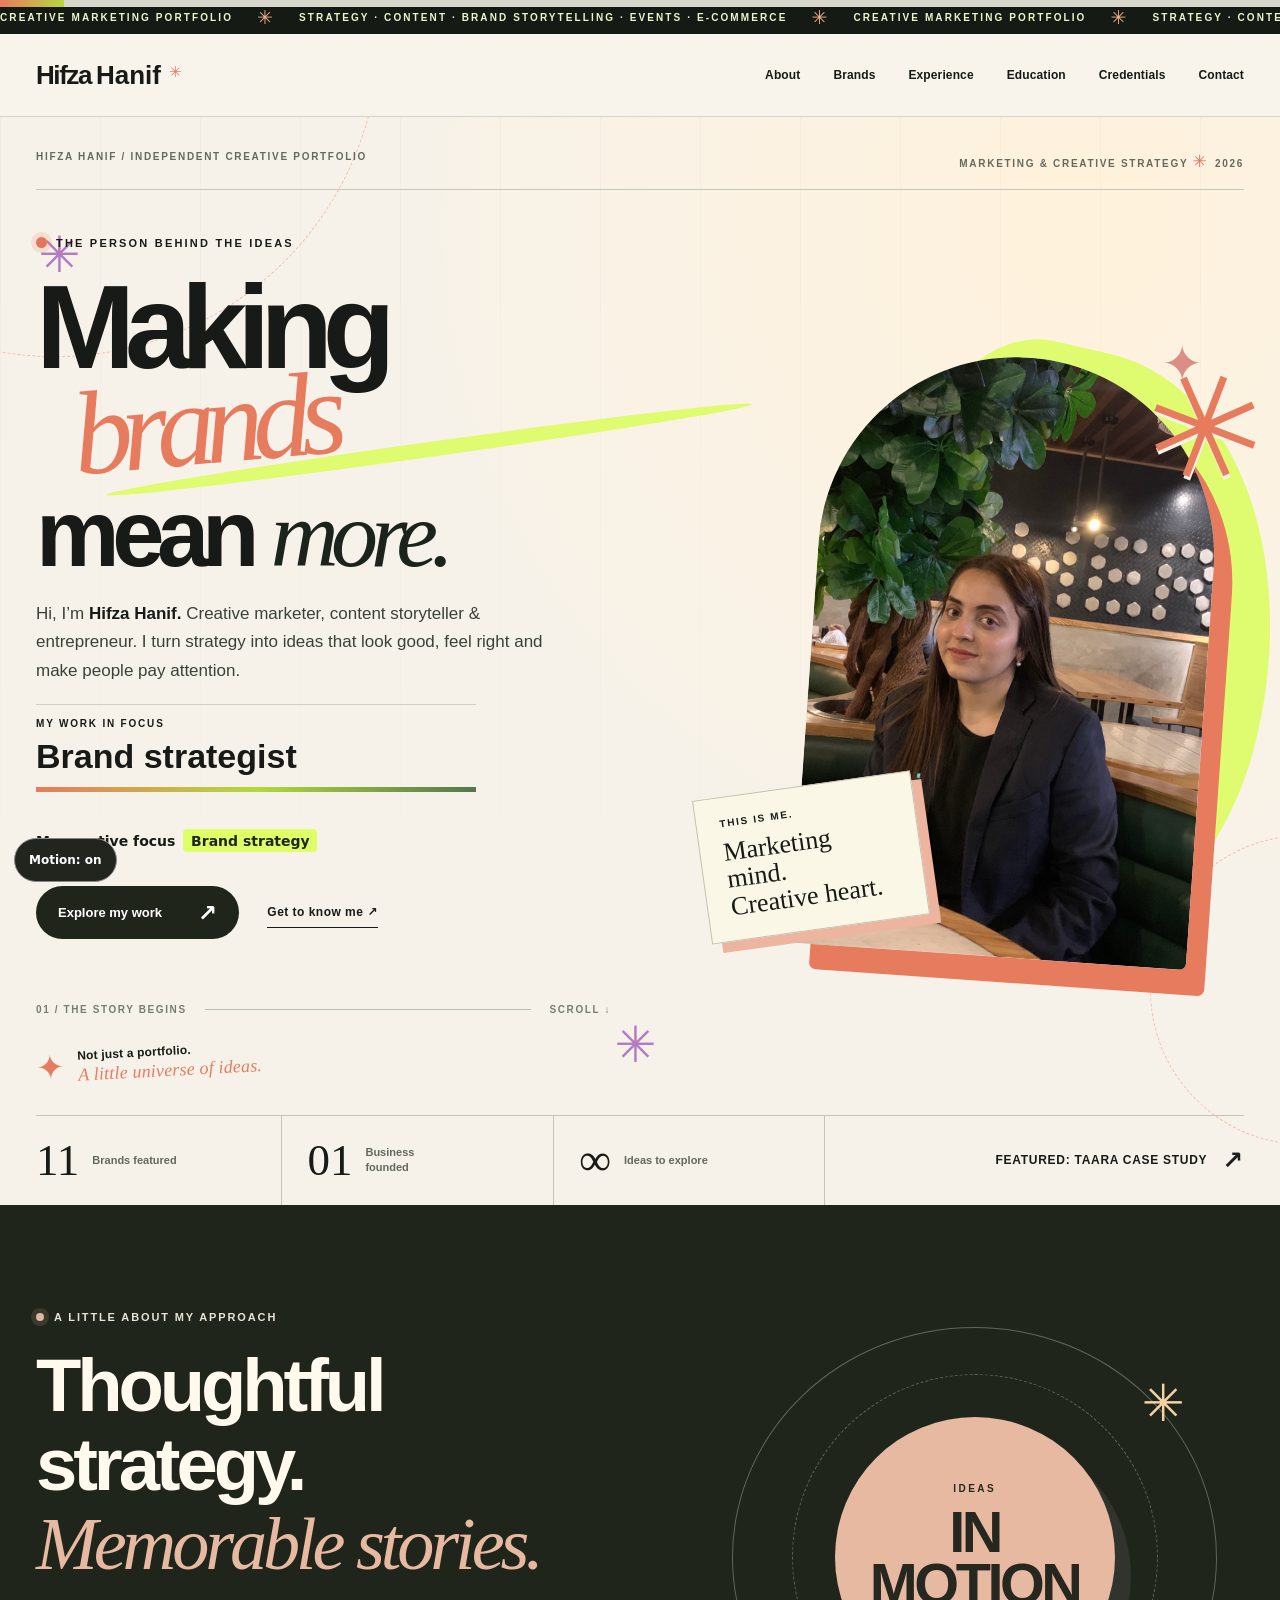
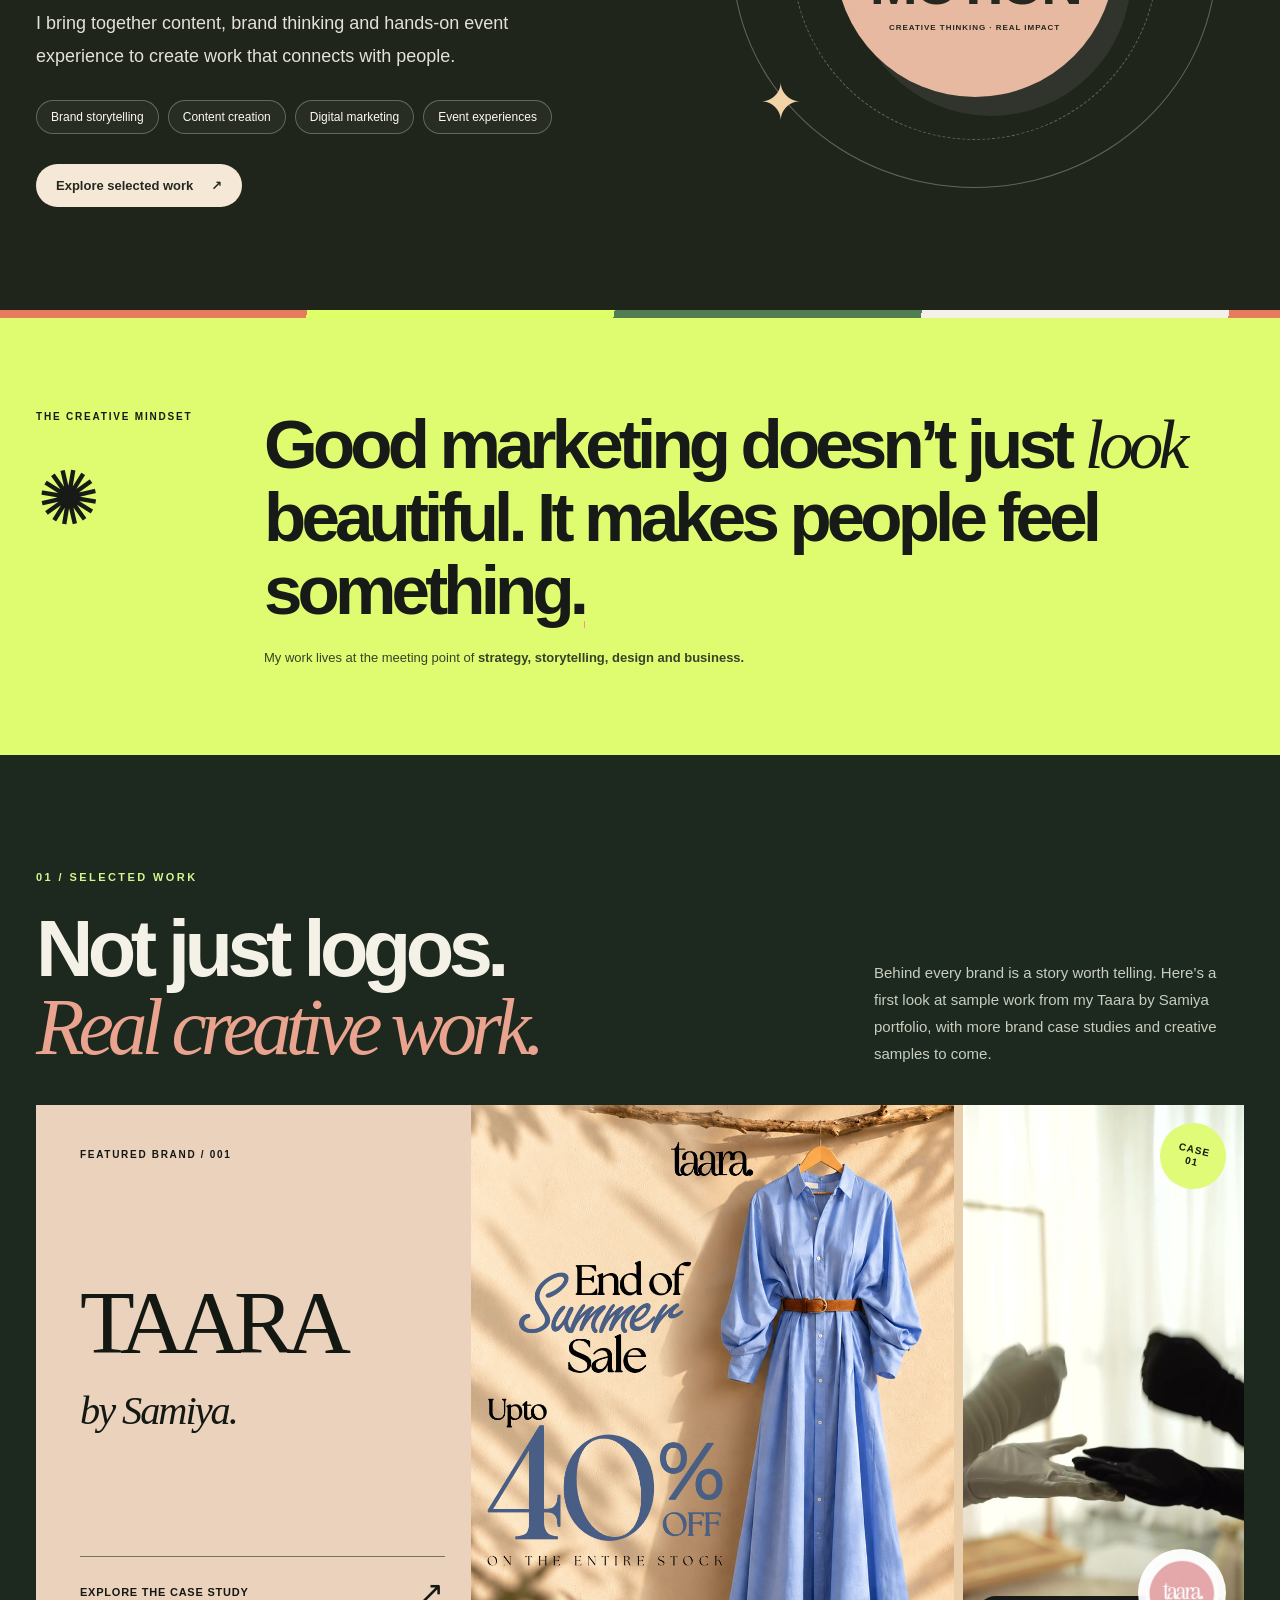
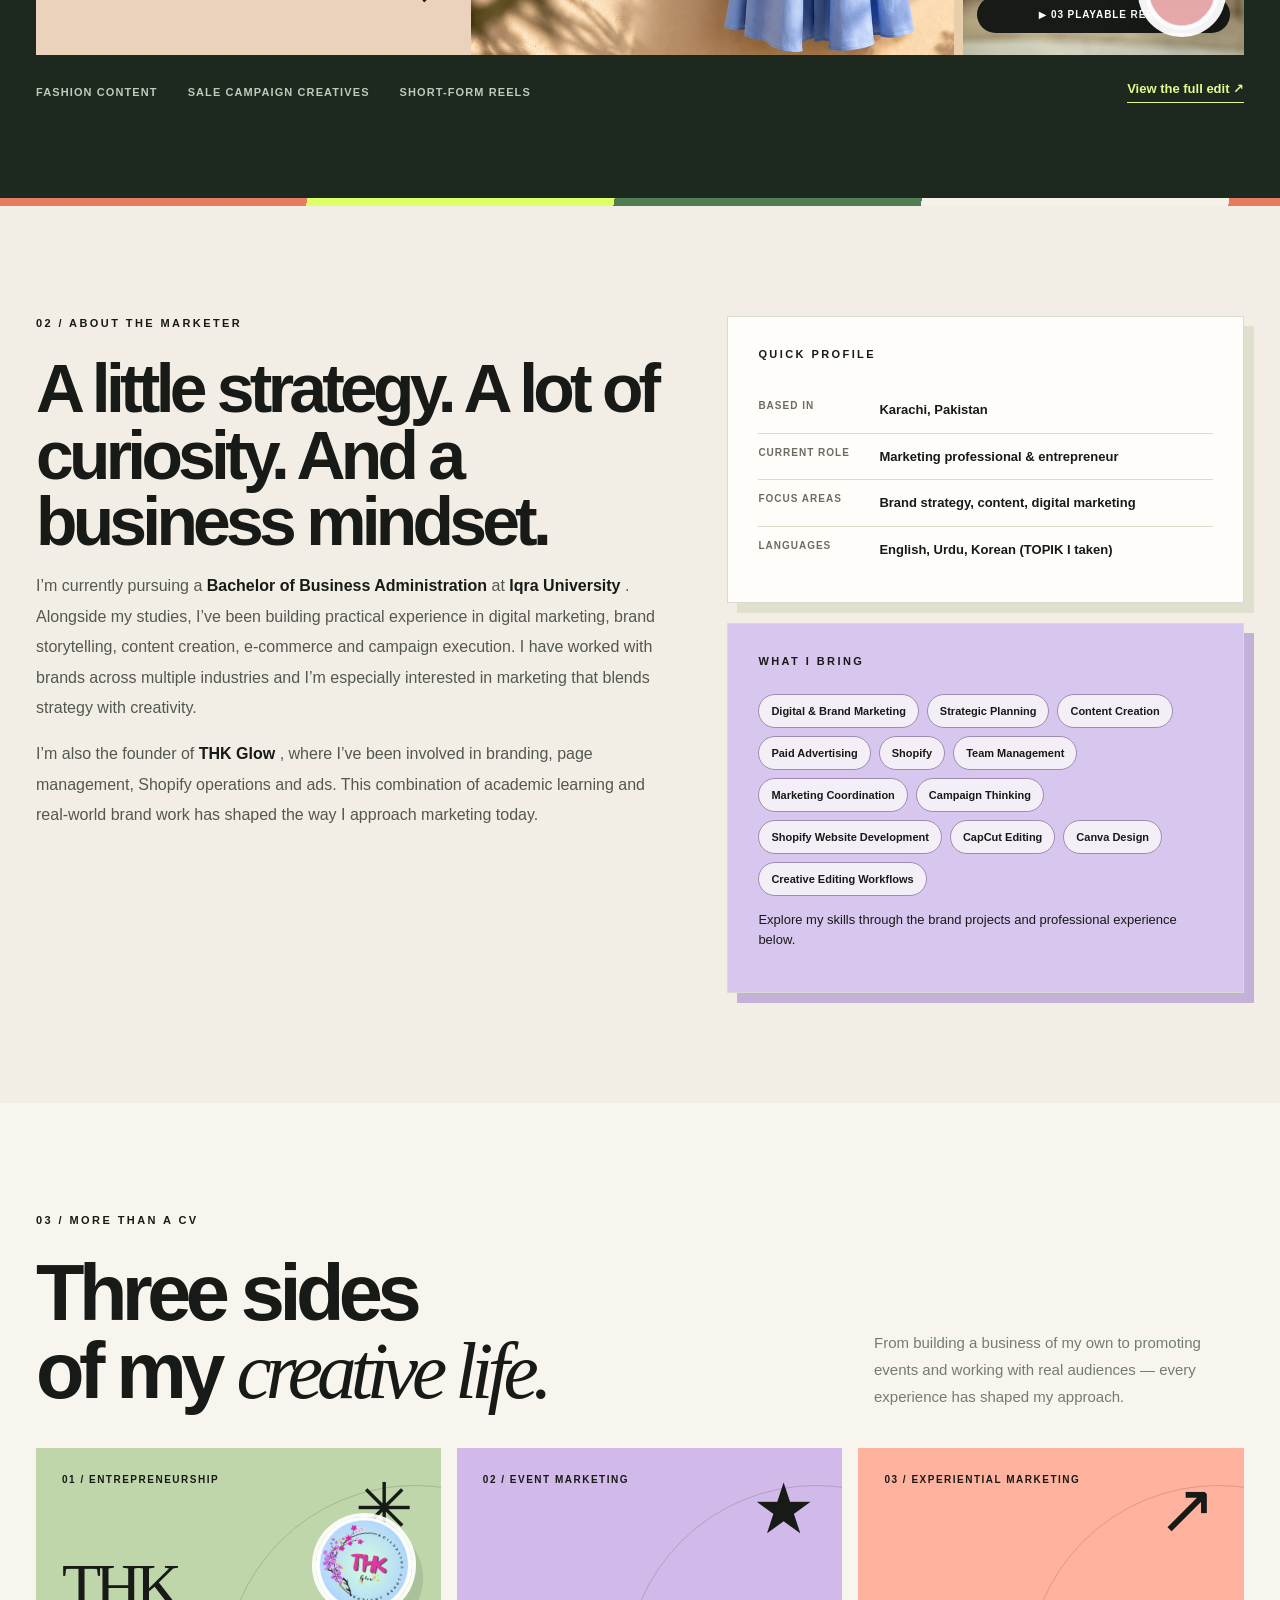
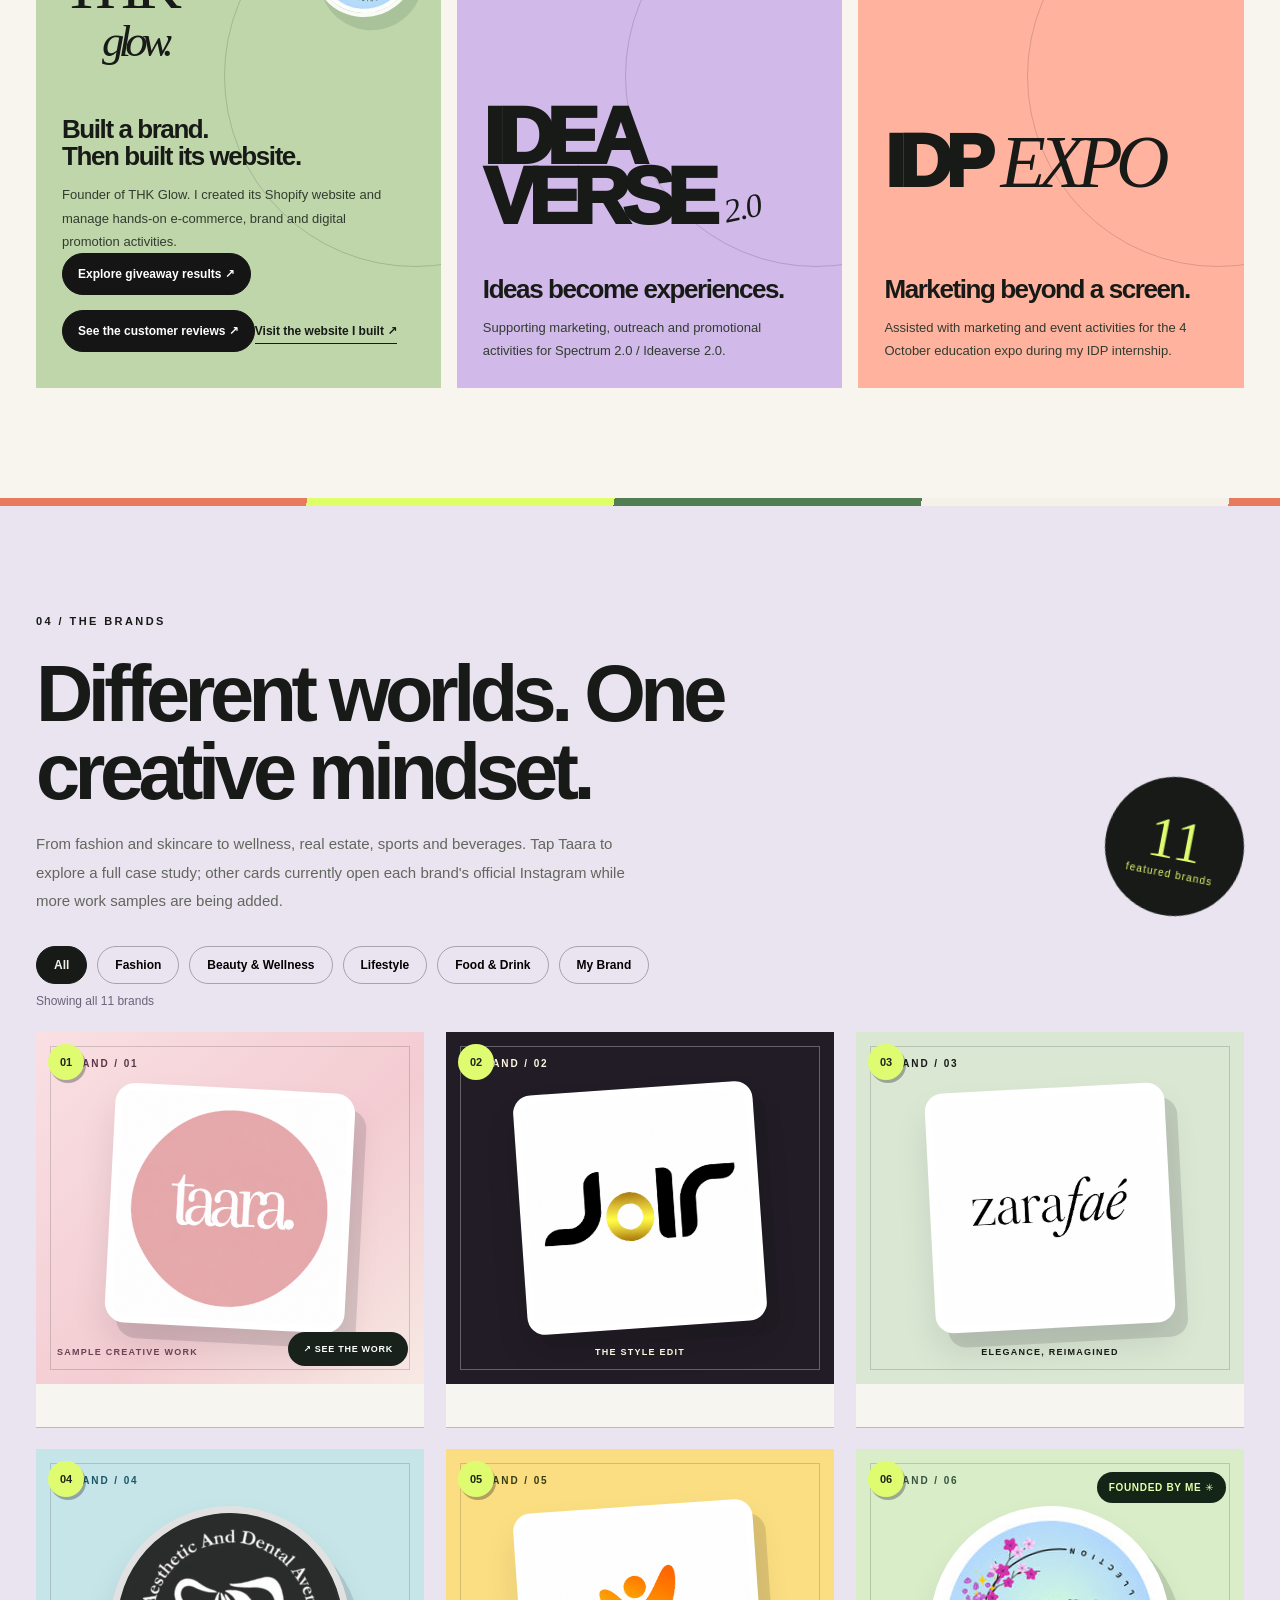
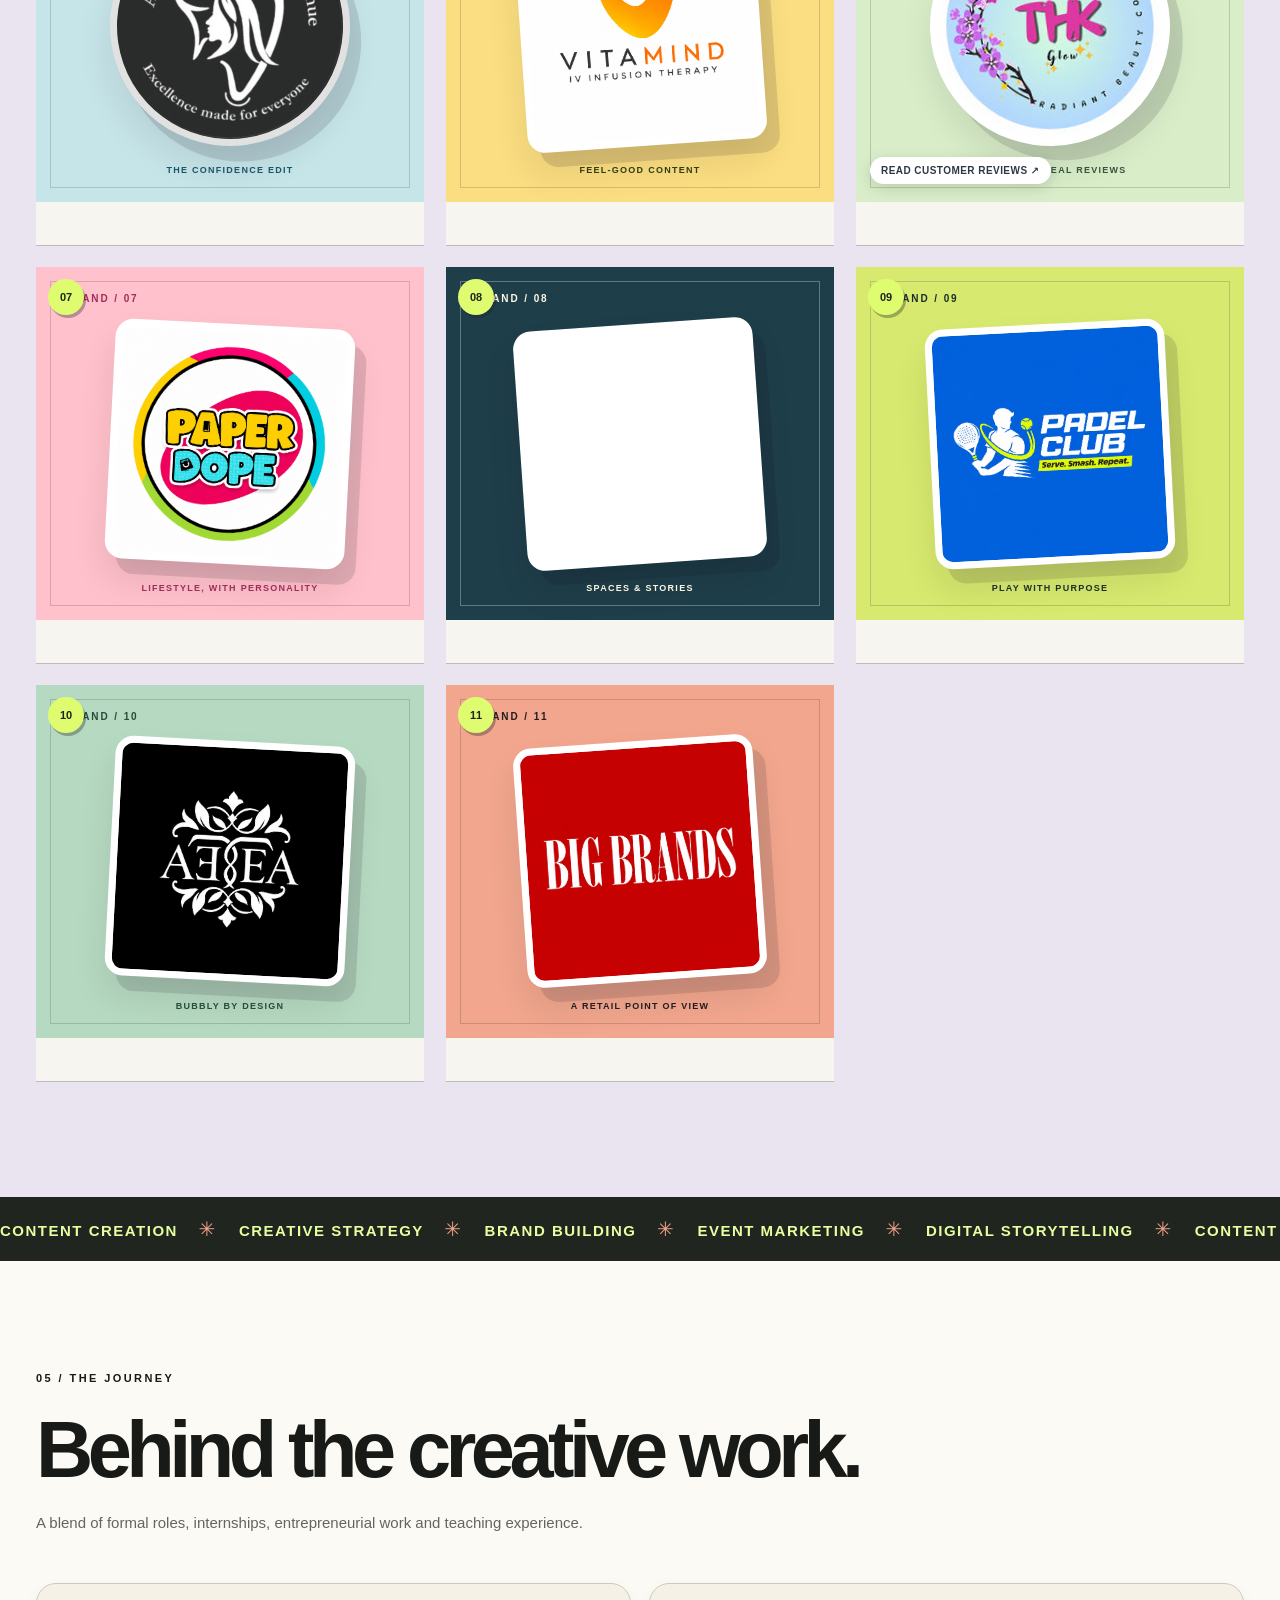
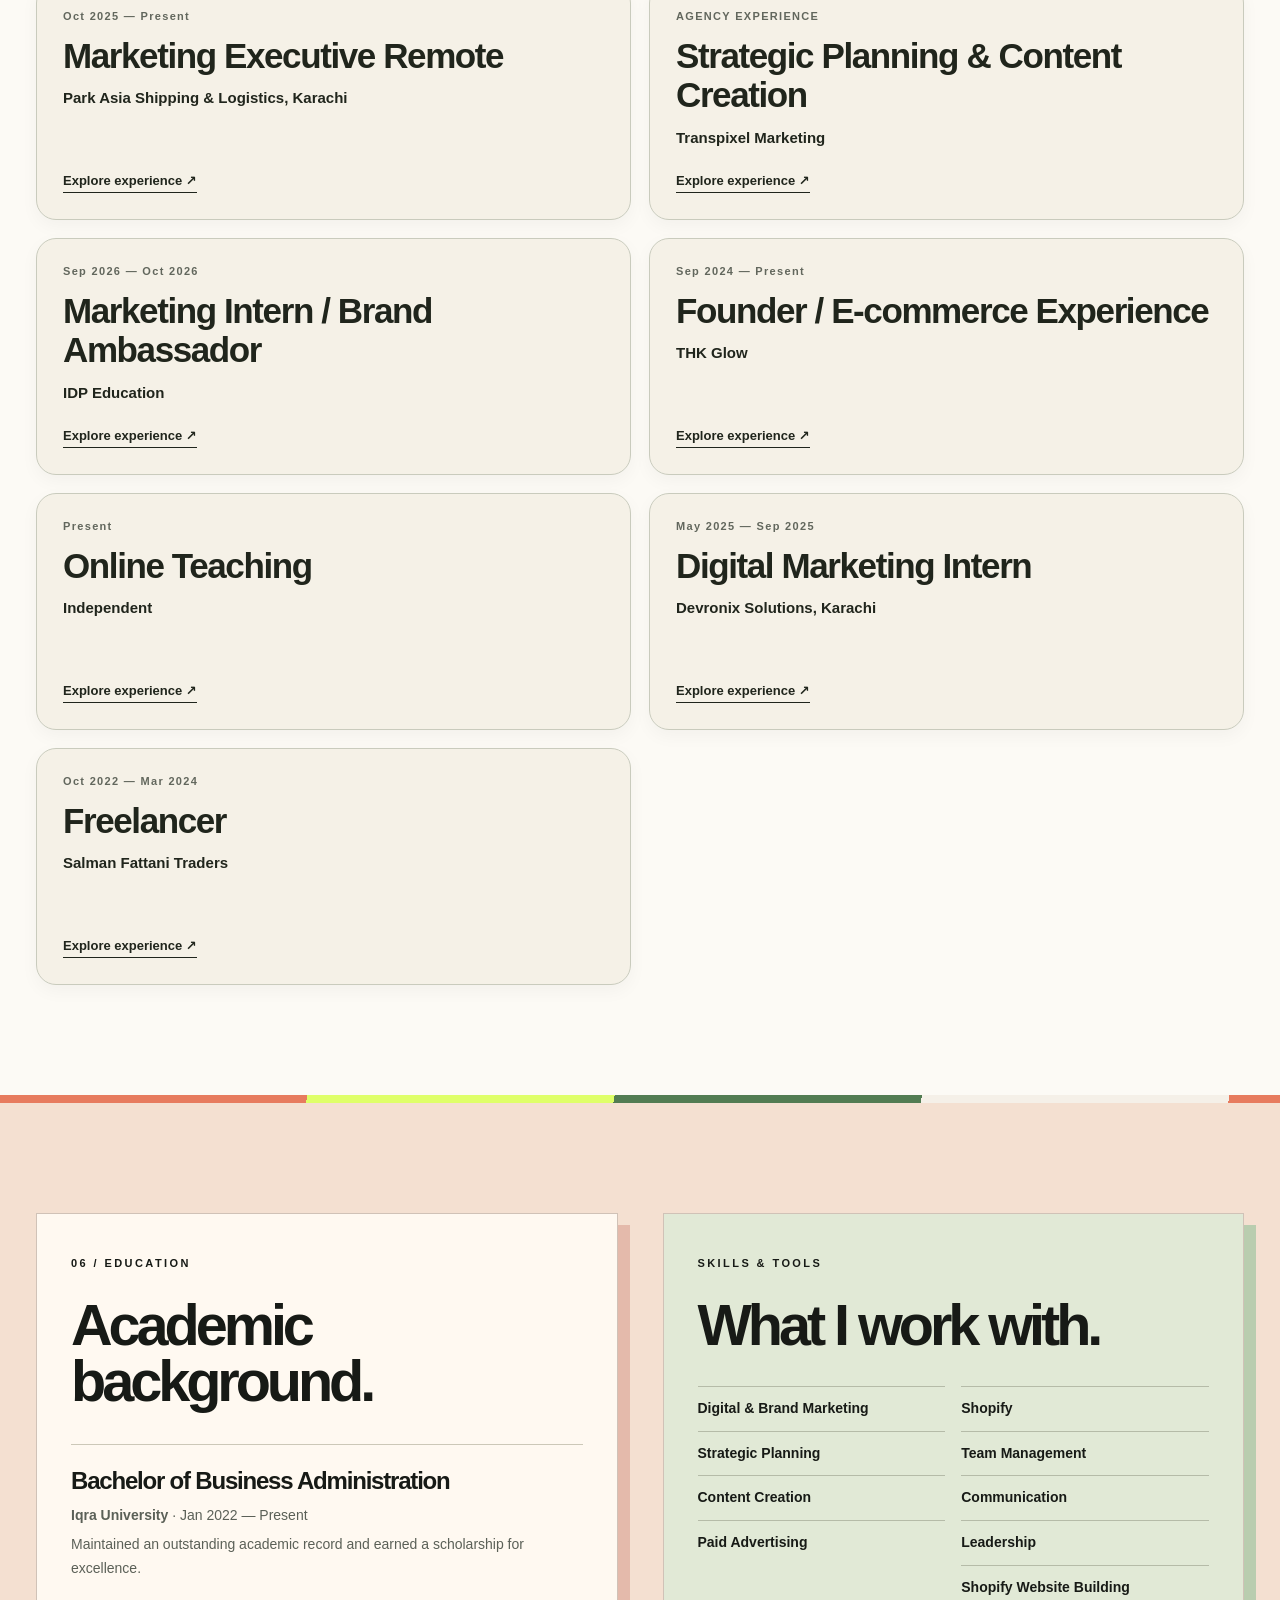
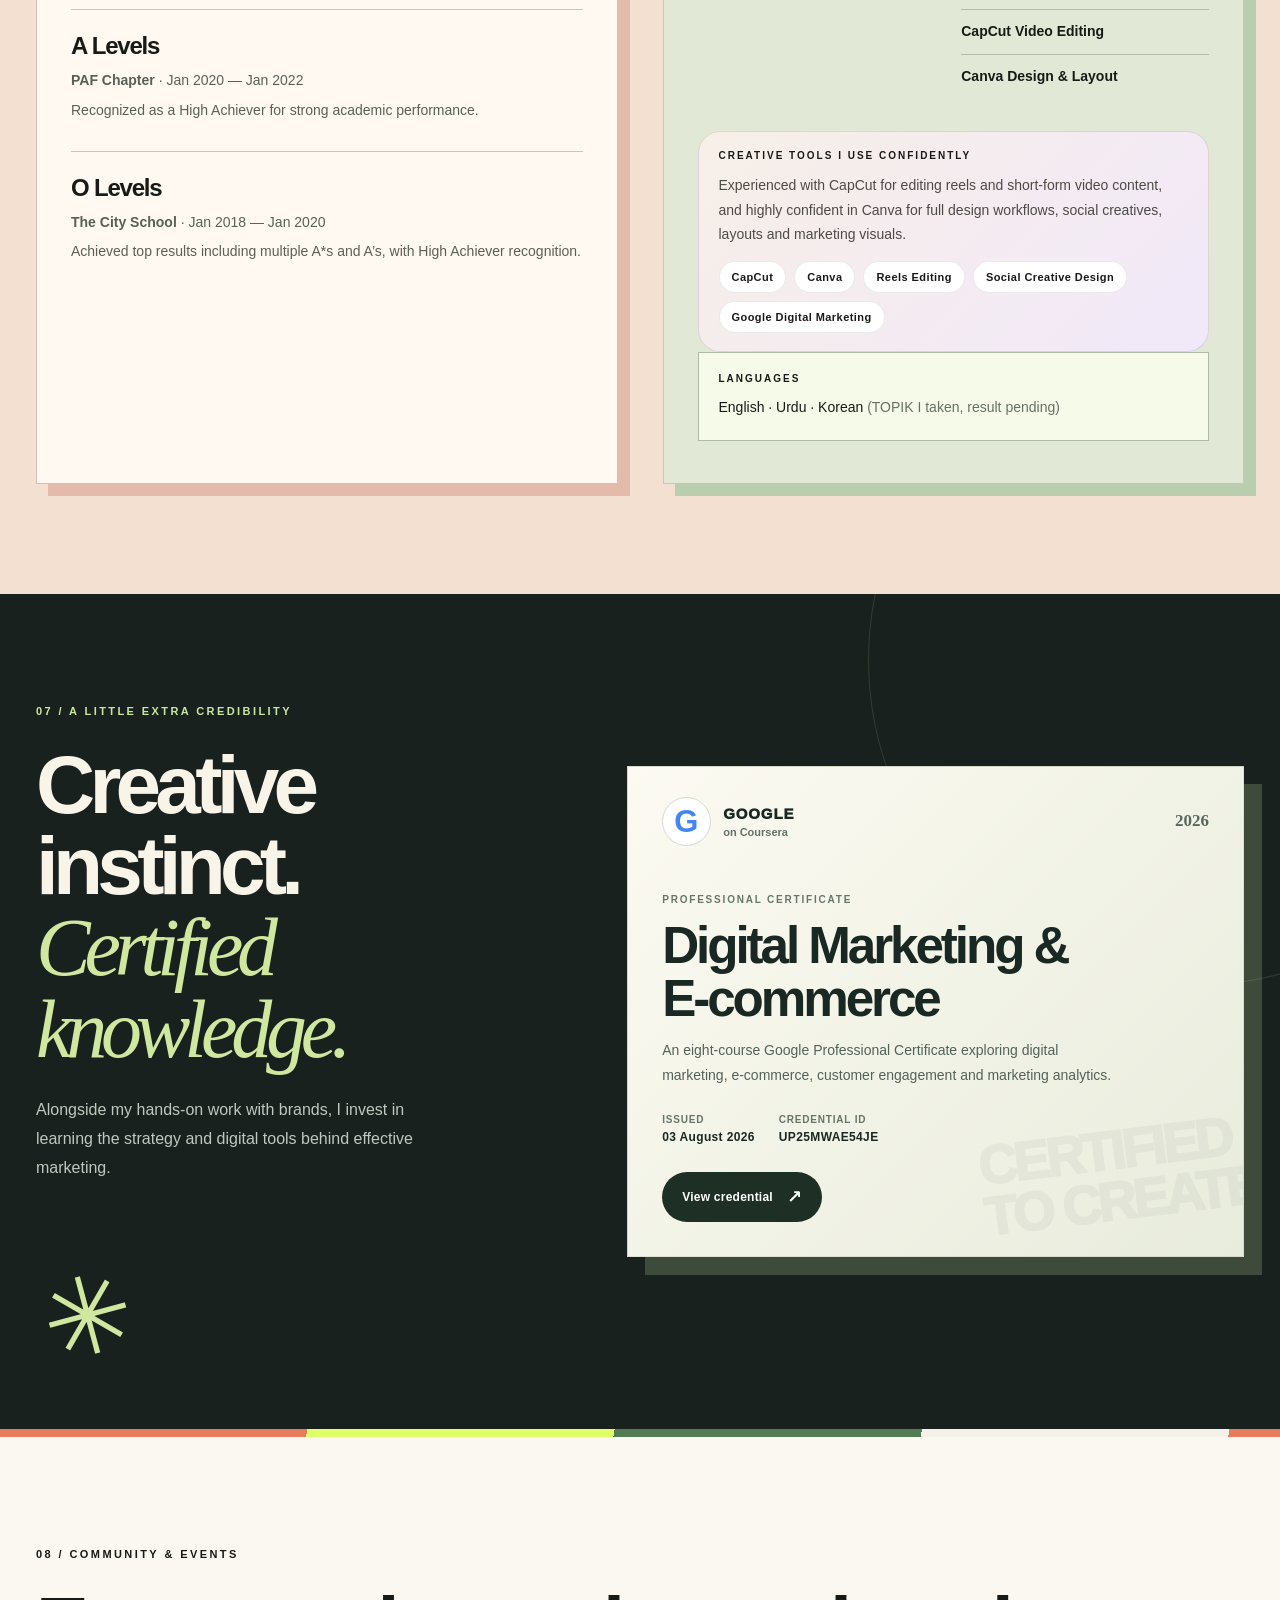
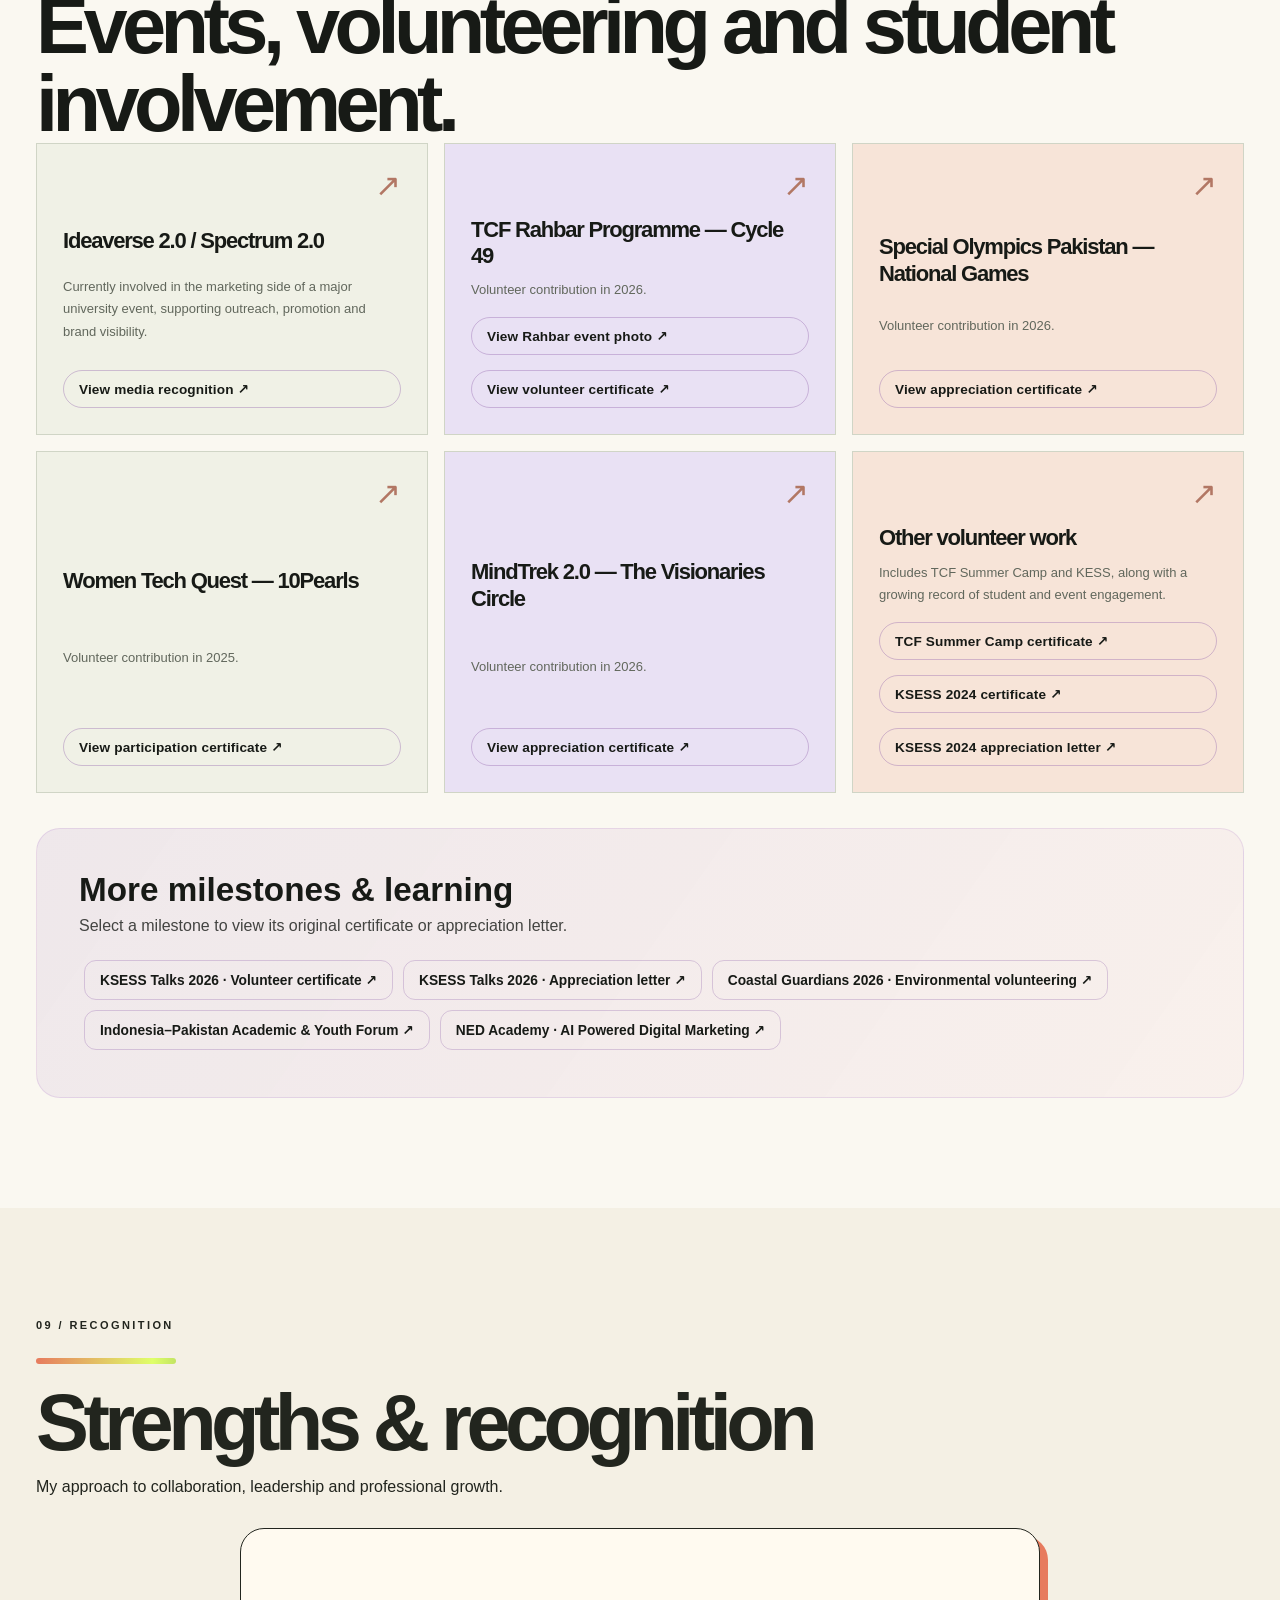
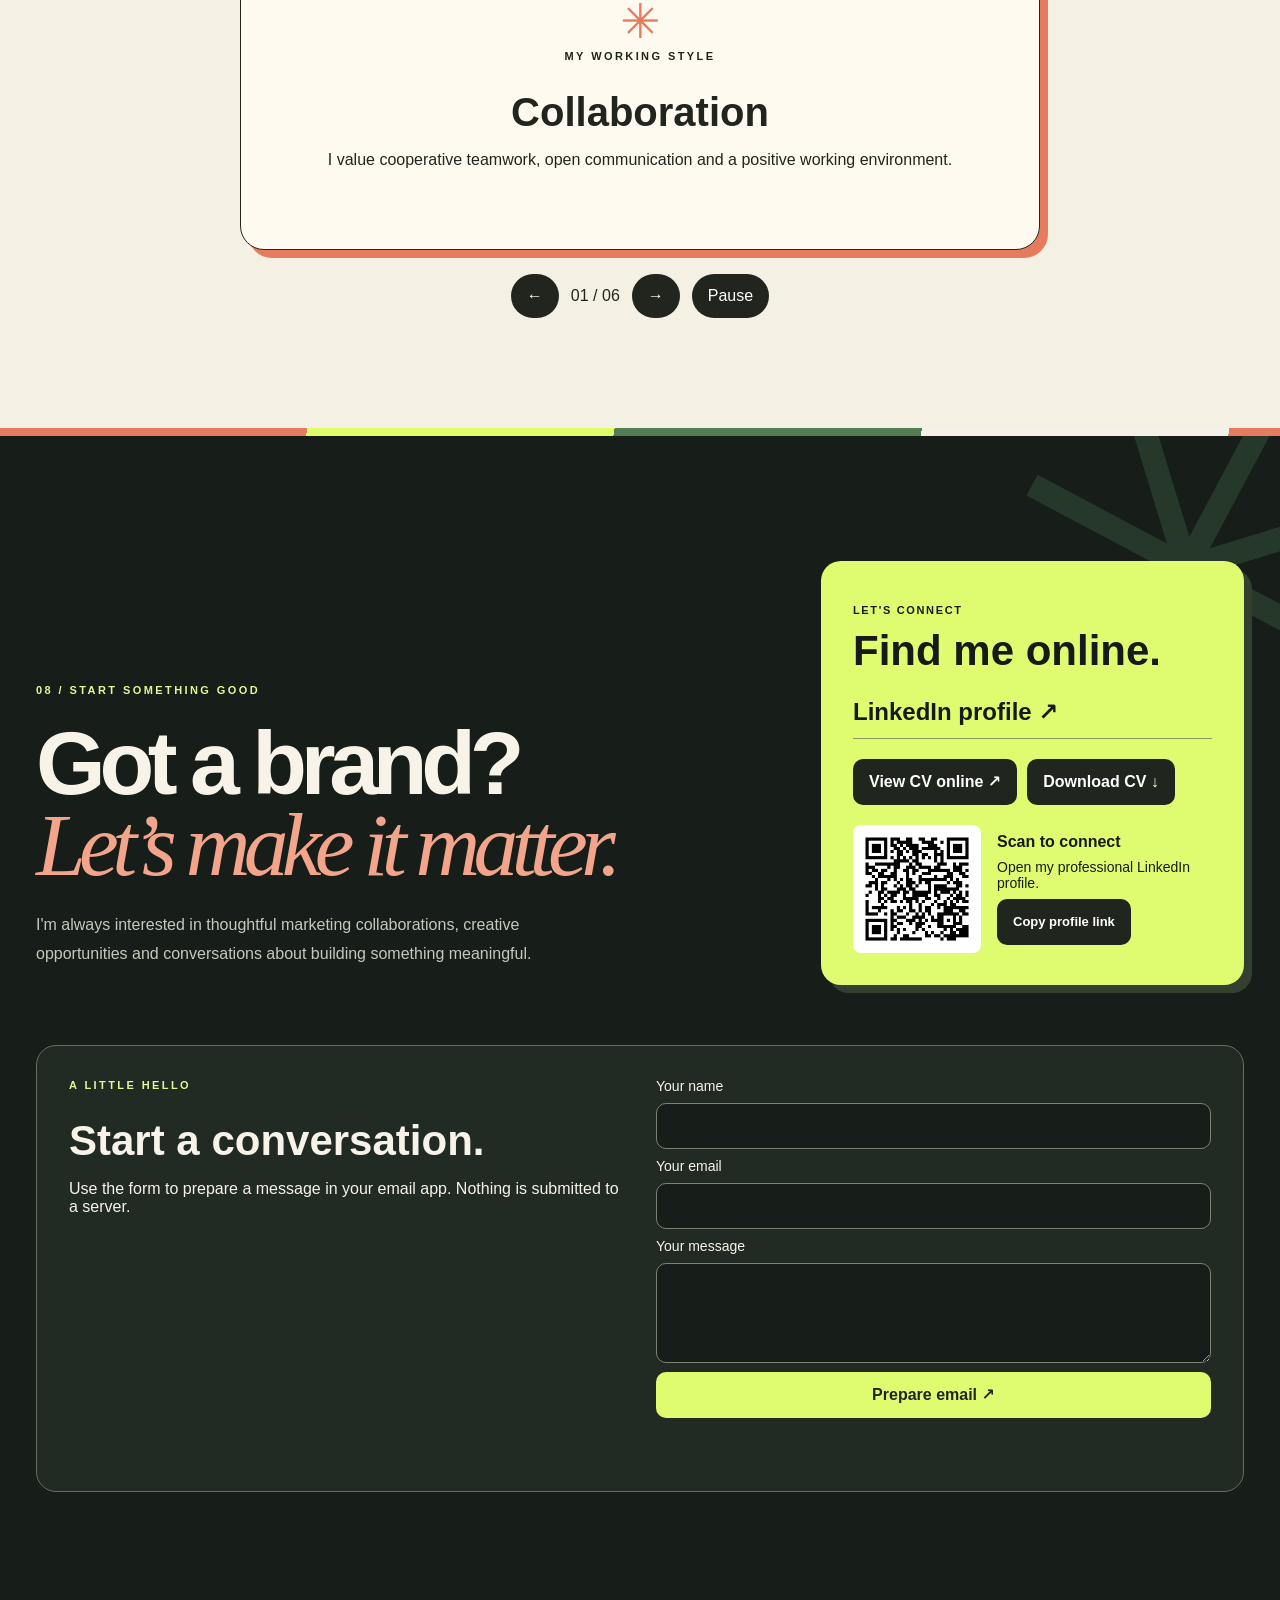
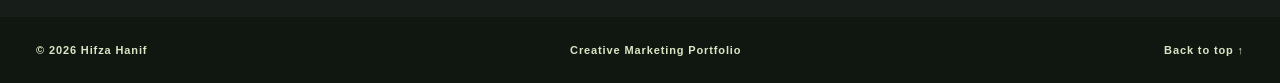
<file: index.html>
<!DOCTYPE html>

<html lang="en">
<head>
<meta charset="utf-8"/>
<meta content="width=device-width, initial-scale=1" name="viewport"/>
<meta content="#f5f0e8" name="theme-color"/>
<meta content="Hifza Hanif — creative marketer, strategist, content creator and founder of THK Glow. Explore a creative portfolio, CV and brand journey in one place." name="description"/>
<meta content="Hifza Hanif — Creative Marketing Portfolio" property="og:title"/>
<meta content="A portfolio-meets-CV website for Hifza Hanif featuring experience, brand work, education and entrepreneurial projects." property="og:description"/>
<title>
   Hifza Hanif — Creative Marketer &amp; Brand Strategist
  </title>
<link href="style.css?v=studio4" rel="stylesheet"/>
<script defer="" src="script.js?v=studio4">
</script>
<style>
/* Editorial proof links: documents stay behind the relevant experience. */
.proof-link{display:inline-flex;align-items:center;margin-top:15px;padding:10px 15px;border:1px solid rgba(151,106,174,.4);border-radius:999px;color:inherit;text-decoration:none;font-size:.85rem;font-weight:650;letter-spacing:.01em;transition:transform .2s,background .2s,box-shadow .2s}.proof-link:hover,.proof-chip:hover{transform:translateY(-3px);background:rgba(174,116,207,.12);box-shadow:0 9px 22px rgba(90,50,110,.12)}.proof-link:focus-visible,.proof-chip:focus-visible{outline:3px solid #a46bcb;outline-offset:3px}.proof-collection{margin-top:35px;padding:clamp(22px,4vw,42px);border-radius:24px;background:linear-gradient(125deg,rgba(168,121,200,.13),rgba(244,187,199,.11));border:1px solid rgba(168,121,200,.2)}.proof-collection h3{font-size:clamp(1.4rem,2.6vw,2.1rem);margin:0 0 8px}.proof-collection p{margin:0 0 20px;opacity:.8}.proof-chip{display:inline-flex;margin:5px;padding:11px 15px;border-radius:12px;border:1px solid rgba(151,106,174,.32);color:inherit;text-decoration:none;font-size:.86rem;font-weight:600;transition:transform .2s,background .2s,box-shadow .2s}@media(max-width:600px){.proof-chip{display:flex;margin:8px 0}}
</style><link rel="stylesheet" href="studio.css?v=4"><script defer src="studio.js?v=4"></script></head>
<body>
<div aria-hidden="true" class="scroll-progress">
<span>
</span>
</div>
<a class="skip-link" href="#main">
   Skip to content
  </a>
<div class="ticker">
<div class="ticker-track">
<span>
     CREATIVE MARKETING PORTFOLIO
    </span>
<b>
     ✳
    </b>
<span>
     STRATEGY · CONTENT · BRAND STORYTELLING · EVENTS · E-COMMERCE
    </span>
<b>
     ✳
    </b>
<span>
     CREATIVE MARKETING PORTFOLIO
    </span>
<b>
     ✳
    </b>
<span>
     STRATEGY · CONTENT · BRAND STORYTELLING · EVENTS · E-COMMERCE
    </span>
</div>
</div>
<header class="site-header">
<div class="container nav-wrap">
<a class="brandmark" href="#home">
     Hifza
     <span>
      Hanif
     </span>
</a>
<nav aria-label="Main navigation" class="nav" id="site-nav">
<a href="#about">
      About
     </a>
<a href="#brands">
      Brands
     </a>
<a href="#experience">
      Experience
     </a>
<a href="#education">
      Education
     </a><a href="#certifications">Credentials</a>
<a href="#contact">
      Contact
     </a>
</nav>
<button aria-controls="site-nav" aria-expanded="false" aria-label="Open navigation" class="menu-toggle" type="button">
<span>
</span>
<span>
</span>
</button>
</div>
</header>
<main id="main">
<section aria-labelledby="hero-title" class="hero hero-editorial" id="home"><div aria-hidden="true" class="studio-orbit orbit-one"></div><div aria-hidden="true" class="studio-orbit orbit-two"></div><div aria-hidden="true" class="play-sparkles"><span class="play-spark">✳</span><span class="play-spark">✦</span><span class="play-spark">✳</span></div>
<div class="container hero-overline">
<span>
      HIFZA HANIF / INDEPENDENT CREATIVE PORTFOLIO
     </span>
<span>
      MARKETING &amp; CREATIVE STRATEGY
      <i>
       ✳
      </i>
      2026
     </span>
</div>
<div class="container hero-composition">
<div class="hero-words">
<div class="hero-intro-label">
<span class="signal-dot">
</span>
       THE PERSON BEHIND THE IDEAS
      </div>
<h1 id="hero-title">
<span class="display-line">
        Making
       </span>
<span class="display-line display-em">
        brands
       </span>
<span class="display-line">
        mean
        <i>
         more.
        </i>
</span>
</h1>
<p class="hero-statement">
       Hi, I’m
       <strong>
        Hifza Hanif.
       </strong>
       Creative marketer, content storyteller &amp; entrepreneur. I turn strategy into ideas that look good, feel right and make people pay attention.
      </p><div class="role-strip"><span>MY WORK IN FOCUS</span><strong id="rotating-role">Brand strategist</strong><span aria-hidden="true" class="role-meter"></span></div>
<div class="hero-cta-group">
<a class="editorial-button" href="#featured">
        Explore my work
        <span aria-hidden="true">
         ↗
        </span>
</a>
<a class="text-arrow-link" href="#about">
        Get to know me
        <span aria-hidden="true">
         ↗
        </span>
</a>
</div>
<div aria-hidden="true" class="hero-trail">
<span>
        01 / THE STORY BEGINS
       </span>
<span class="trail-line">
</span>
<span>
        SCROLL ↓
       </span>
</div>
<div aria-hidden="true" class="studio-signature"><span class="signature-asterisk">✦</span><span>Not just a portfolio.<br/><em>A little universe of ideas.</em></span></div></div>
<div class="hero-portrait-area">
<div aria-hidden="true" class="hero-back-shape">
</div>
<div class="hero-photo-frame">
<img alt="Hifza Hanif, creative marketer and entrepreneur" fetchpriority="high" src="images/hifza-portrait.jpg"/>
</div>
<div aria-hidden="true" class="hero-bloom">
       ✳
      </div>
<div class="photo-id">
<span>
        THIS IS ME.
       </span>
<strong>
        Marketing mind.
        <br/>
        Creative heart.
       </strong>
</div>
</div>
</div>
<div class="container hero-proof">
<div>
<strong>
       11
      </strong>
<span>
       Brands featured
      </span>
</div>
<div>
<strong>
       01
      </strong>
<span>
       Business founded
      </span>
</div>
<div>
<strong>
       ∞
      </strong>
<span>
       Ideas to explore
      </span>
</div>
<a href="taara.html">
      FEATURED: TAARA CASE STUDY
      <span aria-hidden="true">
       ↗
      </span>
</a>
</div>
</section><section aria-labelledby="motion-showcase-title" class="motion-showcase"><div class="container motion-showcase-grid"><div class="motion-copy"><span class="motion-eyebrow"><span aria-hidden="true" class="motion-dot"></span> A LITTLE ABOUT MY APPROACH</span><h2 id="motion-showcase-title">Thoughtful strategy.<br/><em>Memorable stories.</em></h2><p>I bring together content, brand thinking and hands-on event experience to create work that connects with people.</p><div aria-label="Creative specialties" class="motion-tags"><span>Brand storytelling</span><span>Content creation</span><span>Digital marketing</span><span>Event experiences</span></div><a class="motion-cta" href="#brands">Explore selected work <span aria-hidden="true">↗</span></a></div><div aria-hidden="true" class="motion-art"><div class="motion-orbit motion-orbit-a"></div><div class="motion-orbit motion-orbit-b"></div><div class="motion-center"><span>IDEAS</span><strong>IN<br/>MOTION</strong><small>CREATIVE THINKING · REAL IMPACT</small></div><div class="motion-satellite motion-satellite-one">✳</div><div class="motion-satellite motion-satellite-two">✦</div></div></div></section>
<section aria-label="My approach" class="creative-manifesto section">
<div class="container manifesto-inner">
<div class="manifesto-index">
<span>
       THE CREATIVE MINDSET
      </span>
<b>
       ✺
      </b>
</div>
<p>
      Good marketing doesn’t just
      <em>
       look
      </em>
      beautiful. It
      <span>
       makes people feel something.
      </span>
</p>
<div class="manifesto-end">
      My work lives at the meeting point of
      <strong>
       strategy, storytelling, design and business.
      </strong>
</div>
</div>
</section>
<section aria-labelledby="featured-title" class="featured-story section" id="featured">
<div class="container">
<div class="editorial-heading">
<div>
<p class="section-tag">
        01 / SELECTED WORK
       </p>
<h2 id="featured-title">
        Not just logos.
        <br/>
<em>
         Real creative work.
        </em>
</h2>
</div>
<p>Behind every brand is a story worth telling. Here’s a first look at sample work from my Taara by Samiya portfolio, with more brand case studies and creative samples to come.</p>
</div>
<a aria-label="Open Taara by Samiya case study with playable reels and campaign designs" class="feature-collage" href="taara.html">
<div class="collage-title">
<span class="collage-kicker">
        FEATURED BRAND / 001
       </span>
<h3>
        TAARA
        <br/>
<i>
         by Samiya.
        </i>
</h3>
<span class="collage-cta">
        EXPLORE THE CASE STUDY
        <b>
         ↗
        </b>
</span>
</div>
<div class="collage-image collage-image-main">
<img alt="Taara blue outfit End of Summer Sale creative" loading="lazy" src="images/taara/summer-sale-blue-dress.jpg"/>
</div>
<div class="collage-image collage-image-side">
<img alt="Still from a Taara fashion reel" loading="lazy" src="images/taara/taara-reel-01-poster.jpg"/>
<span class="video-flag">
        ▶ 03 PLAYABLE REELS
       </span>
</div>
<span class="collage-number">
       CASE
       <br/>
       01
      </span>
<div class="brand-logo-badge"><img alt="Taara by Samiya logo" loading="lazy" src="images/taara/taara-logo.jpg"/></div></a>
<div class="featured-meta">
<span>
       FASHION CONTENT
      </span>
<span>
       SALE CAMPAIGN CREATIVES
      </span>
<span>
       SHORT-FORM REELS
      </span>
<a href="taara.html">
       View the full edit ↗
      </a>
</div>
</div>
</section>
<section class="section" id="about">
<div class="container about-grid">
<div class="about-card big-card">
<p class="section-tag">
       02 / ABOUT THE MARKETER
      </p>
<h2>
       A little strategy. A lot of curiosity. And a business mindset.
      </h2>
<p>
       I’m currently pursuing a
       <strong>
        Bachelor of Business Administration
       </strong>
       at
       <strong>
        Iqra University
       </strong>
       . Alongside my studies, I’ve been building practical experience in digital marketing, brand storytelling, content creation, e-commerce and campaign execution. I have worked with brands across multiple industries and I’m especially interested in marketing that blends strategy with creativity.
      </p>
<p>
       I’m also the founder of
       <strong>
        THK Glow
       </strong>
       , where I’ve been involved in branding, page management, Shopify operations and ads. This combination of academic learning and real-world brand work has shaped the way I approach marketing today.
      </p>
</div>
<div class="about-side">
<div class="info-card">
<p class="section-tag">
        QUICK PROFILE
       </p>
<ul class="detail-list">
<li>
<span>
          Based in
         </span>
<strong>
          Karachi, Pakistan
         </strong>
</li>
<li>
<span>
          Current role
         </span>
<strong>
          Marketing professional &amp; entrepreneur
         </strong>
</li>
<li>
<span>
          Focus areas
         </span>
<strong>
          Brand strategy, content, digital marketing
         </strong>
</li>
<li>
<span>
          Languages
         </span>
<strong>
          English, Urdu, Korean (TOPIK I taken)
         </strong>
</li>
</ul>
</div>
<div class="info-card">
<p class="section-tag">
        WHAT I BRING
       </p>
<div class="skill-pills">
<span tabindex="0">
         Digital &amp; Brand Marketing
        </span>
<span tabindex="0">
         Strategic Planning
        </span>
<span tabindex="0">
         Content Creation
        </span>
<span tabindex="0">
         Paid Advertising
        </span>
<span tabindex="0">
         Shopify
        </span>
<span tabindex="0">
         Team Management
        </span>
<span tabindex="0">
         Marketing Coordination
        </span>
<span tabindex="0">
         Campaign Thinking
        </span>
<span tabindex="0">
         Shopify Website Development
        </span>
<span tabindex="0">CapCut Editing</span><span tabindex="0">Canva Design</span><span tabindex="0">Creative Editing Workflows</span></div><p class="skill-note">Explore my skills through the brand projects and professional experience below.</p>
</div>
</div>
</div>
</section>
<section aria-labelledby="project-heading" class="signature-section section" id="projects">
<div class="container">
<div class="editorial-heading">
<div>
<p class="section-tag">
        03 / MORE THAN A CV
       </p>
<h2 id="project-heading">
        Three sides
        <br/>
        of my
        <em>
         creative life.
        </em>
</h2>
</div>
<p>
       From building a business of my own to promoting events and working with real audiences — every experience has shaped my approach.
      </p>
</div>
<div class="story-triptych">
<article class="story-panel story-thk">
<div class="thk-story-emblem"><img alt="THK Glow brand logo" decoding="async" loading="lazy" src="images/brands/thk-glow.jpeg"/></div><div class="story-top">
<span>
         01 / ENTREPRENEURSHIP
        </span>
<span aria-hidden="true" class="story-graphic">
         ✳
        </span>
</div>
<div class="story-content">
<span class="story-symbol">
         THK
         <span>
          glow.
         </span>
</span>
<h3>
         Built a brand.
         <br/>
         Then built its website.
        </h3>
<p>
         Founder of THK Glow. I created its Shopify website and manage hands-on e-commerce, brand and digital promotion activities.
        </p>
<a class="story-reviews-link" href="thk-glow.html#giveaway">Explore giveaway results ↗</a><a class="story-reviews-link" href="thk-glow.html#reviews">See the customer reviews ↗</a><a href="https://thkglow.com/" rel="noopener noreferrer" target="_blank">
         Visit the website I built
         <span aria-hidden="true">
          ↗
         </span>
</a>
</div>
</article>
<article class="story-panel story-event">
<div class="story-top">
<span>
         02 / EVENT MARKETING
        </span>
<span aria-hidden="true" class="story-graphic">
         ★
        </span>
</div>
<div class="story-content">
<span class="story-display">
         IDEA
         <br/>
         VERSE
         <span>
          2.0
         </span>
</span>
<h3>
         Ideas become experiences.
        </h3>
<p>
         Supporting marketing, outreach and promotional activities for Spectrum 2.0 / Ideaverse 2.0.
        </p>
</div>
</article>
<article class="story-panel story-idp">
<div class="story-top">
<span>
         03 / EXPERIENTIAL MARKETING
        </span>
<span aria-hidden="true" class="story-graphic">
         ↗
        </span>
</div>
<div class="story-content">
<span class="idp-display">
         IDP
         <span>
          EXPO
         </span>
</span>
<h3>
         Marketing beyond a screen.
        </h3>
<p>
         Assisted with marketing and event activities for the 4 October education expo during my IDP internship.
        </p>
</div>
</article>
</div>
</div>
</section>
<section class="section" id="brands">
<div class="container">
<div class="section-head">
<div>
<p class="section-tag">
        04 / THE BRANDS
       </p>
<h2>
        Different worlds. One creative mindset.
       </h2>
<p class="section-subtext">
        From fashion and skincare to wellness, real estate, sports and beverages. Tap Taara to explore a full case study; other cards currently open each brand's official Instagram while more work samples are being added.
       </p>
</div>
<div class="counter-box">
<strong>
        11
       </strong>
<span>
        featured brands
       </span>
</div>
</div>
<div aria-label="Filter brands" class="filter-toolbar" role="group">
<button aria-pressed="true" class="filter-btn is-active" data-filter="all" type="button">
       All
      </button>
<button aria-pressed="false" class="filter-btn" data-filter="fashion" type="button">
       Fashion
      </button>
<button aria-pressed="false" class="filter-btn" data-filter="wellness" type="button">
       Beauty &amp; Wellness
      </button>
<button aria-pressed="false" class="filter-btn" data-filter="lifestyle" type="button">
       Lifestyle
      </button>
<button aria-pressed="false" class="filter-btn" data-filter="food" type="button">
       Food &amp; Drink
      </button>
<button aria-pressed="false" class="filter-btn" data-filter="owned" type="button">
       My Brand
      </button>
</div>
<p aria-live="polite" class="filter-status" role="status">
      Showing all 11 brands
     </p>
<div class="brand-grid" id="brand-grid">
<article class="brand-card brand-case" data-category="fashion" style='--card-number:"01";'>
<a aria-label="View Taara by Samiya portfolio project with reels and campaign designs" class="brand-original" href="taara.html">
<div class="brand-poster poster-taara has-real-logo">
<span class="poster-index">
          BRAND / 01
         </span><div class="brand-logo-stage"><img alt="Taara by Samiya original pink circular logo" decoding="async" loading="lazy" src="images/brands/taara.jpeg"/></div>
<span class="poster-sub">SAMPLE CREATIVE WORK</span>
<span class="poster-play">
          ↗ SEE THE WORK
         </span>
</div>
</a>
<button aria-controls="brand-detail-0" aria-expanded="false" class="brand-flip" type="button">Explore details ↗</button><div class="brand-detail" hidden="" id="brand-detail-0"><button class="brand-return" type="button">← Back</button><h3>Taara by Samiya</h3><p>Fashion content, campaign visuals and reels.</p><a class="brand-open" href="taara.html">View project ↗</a></div></article>
<article class="brand-card brand-typographic" data-category="fashion" style='--card-number:"02";'>
<a aria-label="Visit JOIR Store on Instagram" class="brand-original" href="https://www.instagram.com/joirstore/" rel="noopener noreferrer" target="_blank">
<div class="brand-poster poster-02 has-real-logo">
<span class="poster-index">
          BRAND / 02
         </span>
<div class="brand-logo-stage"><img alt="JOIR Store logo" decoding="async" loading="lazy" src="images/brands/joir.png"/></div>
<span class="poster-sub">
          THE STYLE EDIT
         </span>
</div>
</a>
<button aria-controls="brand-detail-1" aria-expanded="false" class="brand-flip" type="button">Explore details ↗</button><div class="brand-detail" hidden="" id="brand-detail-1"><button class="brand-return" type="button">← Back</button><h3>JOIR Store</h3><p>Explore the brand and its public social media presence.</p><a class="brand-open" href="https://www.instagram.com/joirstore/">Visit brand ↗</a></div></article>
<article class="brand-card brand-typographic" data-category="fashion" style='--card-number:"03";'>
<a aria-label="Visit Zarafae on Instagram" class="brand-original" href="https://www.instagram.com/zarafae.co/" rel="noopener noreferrer" target="_blank">
<div class="brand-poster poster-03 has-real-logo">
<span class="poster-index">
          BRAND / 03
         </span>
<div class="brand-logo-stage"><img alt="Zarafae logo" decoding="async" loading="lazy" src="images/brands/zarafae.png"/></div>
<span class="poster-sub">
          ELEGANCE, REIMAGINED
         </span>
</div>
</a>
<button aria-controls="brand-detail-2" aria-expanded="false" class="brand-flip" type="button">Explore details ↗</button><div class="brand-detail" hidden="" id="brand-detail-2"><button class="brand-return" type="button">← Back</button><h3>Zarafae</h3><p>Explore the brand and its public social media presence.</p><a class="brand-open" href="https://www.instagram.com/zarafae.co/">Visit brand ↗</a></div></article>
<article class="brand-card brand-typographic" data-category="wellness" style='--card-number:"04";'>
<a aria-label="Explore Aesthetic &amp; Dental Avenue campaign portfolio" class="brand-original" href="aesthetic-dental-avenue.html" rel="noopener noreferrer">
<div class="brand-poster poster-04 has-real-logo">
<span class="poster-index">
          BRAND / 04
         </span><div class="brand-logo-stage"><img alt="Aesthetic &amp; Dental Avenue logo" decoding="async" loading="lazy" src="images/brands/aesthetic-dental-avenue.png"/></div>
<span class="poster-sub">
          THE CONFIDENCE EDIT
         </span>
</div>
</a>
<button aria-controls="brand-detail-3" aria-expanded="false" class="brand-flip" type="button">Explore details ↗</button><div class="brand-detail" hidden="" id="brand-detail-3"><button class="brand-return" type="button">← Back</button><h3>Aesthetic &amp; Dental Avenue</h3><p>Seasonal campaign design and promotional creatives.</p><a class="brand-open" href="aesthetic-dental-avenue.html">View project ↗</a></div></article>
<article class="brand-card brand-typographic" data-category="wellness" style='--card-number:"05";'>
<a aria-label="Explore Vitamin D Pakistan video portfolio" class="brand-original" href="vitamin.html" rel="noopener noreferrer">
<div class="brand-poster poster-05 has-real-logo">
<span class="poster-index">
          BRAND / 05
         </span>
<div class="brand-logo-stage"><img alt="VitaMind IV Infusion Therapy logo" decoding="async" loading="lazy" src="images/brands/vitamind.png"/></div>
<span class="poster-sub">
          FEEL-GOOD CONTENT
         </span>
</div>
</a>
<button aria-controls="brand-detail-4" aria-expanded="false" class="brand-flip" type="button">Explore details ↗</button><div class="brand-detail" hidden="" id="brand-detail-4"><button class="brand-return" type="button">← Back</button><h3>VitaMind IV Infusion Therapy</h3><p>Video content and promotional storytelling.</p><a class="brand-open" href="vitamin.html">View project ↗</a></div></article>
<article class="brand-card brand-typographic featured-brand" data-category="owned wellness" style='--card-number:"06";'>
<a aria-label="Explore THK Glow founder story and customer reviews" class="brand-original" href="thk-glow.html">
<div class="brand-poster poster-06 has-real-logo">
<span class="poster-index">
          BRAND / 06
         </span>
<div class="brand-logo-stage"><img alt="THK Glow logo" decoding="async" loading="lazy" src="images/brands/thk-glow.jpeg"/></div>
<span class="poster-sub">MY BRAND / REAL REVIEWS</span>
<span class="poster-founder">
          FOUNDED BY ME ✳
         </span>
<span class="thk-reviews-ribbon">READ CUSTOMER REVIEWS ↗</span></div>
</a>
<button aria-controls="brand-detail-5" aria-expanded="false" class="brand-flip" type="button">Explore details ↗</button><div class="brand-detail" hidden="" id="brand-detail-5"><button class="brand-return" type="button">← Back</button><h3>THK Glow</h3><p>Founder-led e-commerce, giveaway campaigns and audience engagement.</p><a class="brand-open" href="thk-glow.html">View project ↗</a></div></article>
<article class="brand-card brand-typographic" data-category="lifestyle" style='--card-number:"07";'>
<a aria-label="Visit Paper Dope on Instagram" class="brand-original" href="https://www.instagram.com/paperdopee/" rel="noopener noreferrer" target="_blank">
<div class="brand-poster poster-07 has-real-logo">
<span class="poster-index">
          BRAND / 07
         </span>
<div class="brand-logo-stage"><img alt="Paper Dope logo" decoding="async" loading="lazy" src="images/brands/paper-dope.jpeg"/></div>
<span class="poster-sub">
          LIFESTYLE, WITH PERSONALITY
         </span>
</div>
</a>
<button aria-controls="brand-detail-6" aria-expanded="false" class="brand-flip" type="button">Explore details ↗</button><div class="brand-detail" hidden="" id="brand-detail-6"><button class="brand-return" type="button">← Back</button><h3>Paper Dope</h3><p>Explore the brand and its public social media presence.</p><a class="brand-open" href="https://www.instagram.com/paperdopee/">Visit brand ↗</a></div></article>
<article class="brand-card brand-typographic" data-category="lifestyle" style='--card-number:"08";'>
<a aria-label="Visit Jamoka Properties on Instagram" class="brand-original" href="https://www.instagram.com/jamoka.properties/" rel="noopener noreferrer" target="_blank">
<div class="brand-poster poster-08 has-real-logo">
<span class="poster-index">
          BRAND / 08
         </span>
<div class="brand-logo-stage"><img alt="Jamoka Properties logo" decoding="async" loading="lazy" src="images/brands/jamoka-properties.png"/></div>
<span class="poster-sub">
          SPACES &amp; STORIES
         </span>
</div>
</a>
<button aria-controls="brand-detail-7" aria-expanded="false" class="brand-flip" type="button">Explore details ↗</button><div class="brand-detail" hidden="" id="brand-detail-7"><button class="brand-return" type="button">← Back</button><h3>Jamoka Properties</h3><p>Explore the brand and its public social media presence.</p><a class="brand-open" href="https://www.instagram.com/jamoka.properties/">Visit brand ↗</a></div></article>
<article class="brand-card brand-typographic" data-category="lifestyle" style='--card-number:"09";'>
<a aria-label="Visit Padel Club on Instagram" class="brand-original" href="https://www.instagram.com/padelclub.pk/" rel="noopener noreferrer" target="_blank">
<div class="brand-poster poster-09 has-real-logo">
<span class="poster-index">
          BRAND / 09
         </span>
<div class="brand-logo-stage"><img alt="Padel Club logo" decoding="async" loading="lazy" src="images/brands/padel-club.jpeg"/></div>
<span class="poster-sub">
          PLAY WITH PURPOSE
         </span>
</div>
</a>
<button aria-controls="brand-detail-8" aria-expanded="false" class="brand-flip" type="button">Explore details ↗</button><div class="brand-detail" hidden="" id="brand-detail-8"><button class="brand-return" type="button">← Back</button><h3>Padel Club</h3><p>Explore the brand and its public social media presence.</p><a class="brand-open" href="https://www.instagram.com/padelclub.pk/">Visit brand ↗</a></div></article>
<article class="brand-card brand-typographic" data-category="food" style='--card-number:"10";'>
<a aria-label="Visit AETEA Sparkling Tea on Instagram" class="brand-original" href="https://www.instagram.com/aeteasparklingtea/" rel="noopener noreferrer" target="_blank">
<div class="brand-poster poster-10 has-real-logo">
<span class="poster-index">
          BRAND / 10
         </span>
<div class="brand-logo-stage"><img alt="AETEA Sparkling Tea logo" decoding="async" loading="lazy" src="images/brands/aetea.png"/></div>
<span class="poster-sub">
          BUBBLY BY DESIGN
         </span>
</div>
</a>
<button aria-controls="brand-detail-9" aria-expanded="false" class="brand-flip" type="button">Explore details ↗</button><div class="brand-detail" hidden="" id="brand-detail-9"><button class="brand-return" type="button">← Back</button><h3>AETEA Sparkling Tea</h3><p>Explore the brand and its public social media presence.</p><a class="brand-open" href="https://www.instagram.com/aeteasparklingtea/">Visit brand ↗</a></div></article>
<article class="brand-card brand-typographic" data-category="fashion" style='--card-number:"11";'>
<a aria-label="Visit Big Brands AE on Instagram" class="brand-original" href="https://www.instagram.com/bigbrands.ae/" rel="noopener noreferrer" target="_blank">
<div class="brand-poster poster-11 has-real-logo">
<span class="poster-index">
          BRAND / 11
         </span>
<div class="brand-logo-stage"><img alt="Big Brands AE logo" decoding="async" loading="lazy" src="images/brands/big-brands.jpeg"/></div>
<span class="poster-sub">
          A RETAIL POINT OF VIEW
         </span>
</div>
</a>
<button aria-controls="brand-detail-10" aria-expanded="false" class="brand-flip" type="button">Explore details ↗</button><div class="brand-detail" hidden="" id="brand-detail-10"><button class="brand-return" type="button">← Back</button><h3>Big Brands AE</h3><p>Explore the brand and its public social media presence.</p><a class="brand-open" href="https://www.instagram.com/bigbrands.ae/">Visit brand ↗</a></div></article>
</div>
</div>
</section>
<div aria-label="Marketing capabilities" class="micro-marquee">
<div>
     CONTENT CREATION
     <span>
      ✳
     </span>
     CREATIVE STRATEGY
     <span>
      ✳
     </span>
     BRAND BUILDING
     <span>
      ✳
     </span>
     EVENT MARKETING
     <span>
      ✳
     </span>
     DIGITAL STORYTELLING
     <span>
      ✳
     </span>
     CONTENT CREATION
     <span>
      ✳
     </span>
     CREATIVE STRATEGY
     <span>
      ✳
     </span>
     BRAND BUILDING
     <span>
      ✳
     </span>
</div>
</div>
<section class="section" id="experience">
<div class="container">
<div class="section-head">
<div>
<p class="section-tag">
        05 / THE JOURNEY
       </p>
<h2>
        Behind the creative work.
       </h2>
<p class="section-subtext">
        A blend of formal roles, internships, entrepreneurial work and teaching experience.
       </p>
</div>
</div>
<div class="timeline">
<article class="experience-card"><div class="experience-inner"><div class="experience-front"><button aria-controls="exp-0" aria-expanded="false" class="experience-toggle" type="button"><span class="experience-date">Oct 2025 — Present</span><strong>Marketing Executive Remote</strong><span class="experience-company">Park Asia Shipping &amp; Logistics, Karachi</span><span class="experience-action">Explore experience <span aria-hidden="true">↗</span></span></button></div><div class="experience-back" hidden="" id="exp-0"><button aria-label="Return to experience summary" class="experience-close" type="button">← Back</button><h3>Park Asia Shipping &amp; Logistics, Karachi</h3><ul><li>Managed marketing-related activities and coordinated communication with clients.</li><li>Prepared reports to support marketing operations and business decisions.</li><li>Handled promotional activities and supported the company’s marketing efforts.</li></ul></div></div></article>
<article class="experience-card"><div class="experience-inner"><div class="experience-front"><button aria-controls="exp-1" aria-expanded="false" class="experience-toggle" type="button"><span class="experience-date">AGENCY EXPERIENCE</span><strong>Strategic Planning &amp; Content Creation</strong><span class="experience-company">Transpixel Marketing</span><span class="experience-action">Explore experience <span aria-hidden="true">↗</span></span></button></div><div class="experience-back" hidden="" id="exp-1"><button aria-label="Return to experience summary" class="experience-close" type="button">← Back</button><h3>Transpixel Marketing</h3><ul><li>Worked with multiple brands on content creation and marketing strategies.</li><li>Contributed to brand case studies and explored campaign approaches.</li><li>Supported creative planning and content development for different brand projects.</li></ul></div></div></article>
<article class="experience-card"><div class="experience-inner"><div class="experience-front"><button aria-controls="exp-2" aria-expanded="false" class="experience-toggle" type="button"><span class="experience-date">Sep 2026 — Oct 2026</span><strong>Marketing Intern / Brand Ambassador</strong><span class="experience-company">IDP Education</span><span class="experience-action">Explore experience <span aria-hidden="true">↗</span></span></button></div><div class="experience-back" hidden="" id="exp-2"><button aria-label="Return to experience summary" class="experience-close" type="button">← Back</button><h3>IDP Education</h3><ul><li>Supported marketing and promotion for the IDP Study Abroad Expo on 4 October 2026.</li><li>Engaged prospective students, assisted outreach and registration, and promoted the event through digital channels.</li><li>Contributed to event planning, coordination and execution while working toward marketing targets.</li></ul><a class="proof-link" href="documents/idp-internship-certificate.pdf" rel="noopener noreferrer" target="_blank">View internship certificate ↗</a><a class="proof-link" href="documents/idp-marketing-confirmation.pdf" rel="noopener noreferrer" target="_blank">View marketing experience confirmation ↗</a></div></div></article>
<article class="experience-card"><div class="experience-inner"><div class="experience-front"><button aria-controls="exp-3" aria-expanded="false" class="experience-toggle" type="button"><span class="experience-date">Sep 2024 — Present</span><strong>Founder / E-commerce Experience</strong><span class="experience-company">THK Glow</span><span class="experience-action">Explore experience <span aria-hidden="true">↗</span></span></button></div><div class="experience-back" hidden="" id="exp-3"><button aria-label="Return to experience summary" class="experience-close" type="button">← Back</button><h3>THK Glow</h3><ul><li>Manage brand identity and digital content for my skincare business.</li><li>Oversee Instagram marketing, promotional campaigns and e-commerce operations.</li><li>Develop audience engagement initiatives, including a giveaway that attracted approximately 1,000 followers.</li></ul></div></div></article>
<article class="experience-card"><div class="experience-inner"><div class="experience-front"><button aria-controls="exp-4" aria-expanded="false" class="experience-toggle" type="button"><span class="experience-date">Present</span><strong>Online Teaching</strong><span class="experience-company">Independent</span><span class="experience-action">Explore experience <span aria-hidden="true">↗</span></span></button></div><div class="experience-back" hidden="" id="exp-4"><button aria-label="Return to experience summary" class="experience-close" type="button">← Back</button><h3>Independent</h3><ul><li>Teach Business and Economics to students across O Levels, A Levels, Edexcel, IGCSE and IB programmes.</li><li>Provide online tuition to students in Pakistan and internationally.</li><li>Adapt lessons to different curricula and individual learning needs.</li></ul></div></div></article>
<article class="experience-card"><div class="experience-inner"><div class="experience-front"><button aria-controls="exp-5" aria-expanded="false" class="experience-toggle" type="button"><span class="experience-date">May 2025 — Sep 2025</span><strong>Digital Marketing Intern</strong><span class="experience-company">Devronix Solutions, Karachi</span><span class="experience-action">Explore experience <span aria-hidden="true">↗</span></span></button></div><div class="experience-back" hidden="" id="exp-5"><button aria-label="Return to experience summary" class="experience-close" type="button">← Back</button><h3>Devronix Solutions, Karachi</h3><ul><li>Created blog and social media content and helped manage and schedule posts.</li><li>Analysed campaign performance and translated data into actionable marketing insights.</li><li>Collaborated with the team on brainstorming and digital marketing campaigns.</li></ul><a class="proof-link" href="documents/devronix-experience.pdf" rel="noopener noreferrer" target="_blank">View experience letter ↗</a></div></div></article>
<article class="experience-card"><div class="experience-inner"><div class="experience-front"><button aria-controls="exp-6" aria-expanded="false" class="experience-toggle" type="button"><span class="experience-date">Oct 2022 — Mar 2024</span><strong>Freelancer</strong><span class="experience-company">Salman Fattani Traders</span><span class="experience-action">Explore experience <span aria-hidden="true">↗</span></span></button></div><div class="experience-back" hidden="" id="exp-6"><button aria-label="Return to experience summary" class="experience-close" type="button">← Back</button><h3>Salman Fattani Traders</h3><ul><li>Handled marketing activities and accounts, including import and export transactions and costing.</li><li>Coordinated with clients and promoted the company’s clothing and other products.</li><li>Supported social media marketing and traditional promotional activities across the business.</li></ul></div></div></article>
</div>
</div>
</section>
<section class="section split-section">
<div class="container split-grid">
<div class="card-block" id="education">
<p class="section-tag">
       06 / EDUCATION
      </p>
<h2>
       Academic background.
      </h2>
<div class="edu-list">
<article>
<h3>
         Bachelor of Business Administration
        </h3>
<p>
<strong>
          Iqra University
         </strong>
         · Jan 2022 — Present
        </p>
<p>
         Maintained an outstanding academic record and earned a scholarship for excellence.
        </p>
</article>
<article>
<h3>
         A Levels
        </h3>
<p>
<strong>
          PAF Chapter
         </strong>
         · Jan 2020 — Jan 2022
        </p>
<p>
         Recognized as a High Achiever for strong academic performance.
        </p>
</article>
<article>
<h3>
         O Levels
        </h3>
<p>
<strong>
          The City School
         </strong>
         · Jan 2018 — Jan 2020
        </p>
<p>
         Achieved top results including multiple A*s and A’s, with High Achiever recognition.
        </p>
</article>
</div>
</div>
<div class="card-block">
<p class="section-tag">
       SKILLS &amp; TOOLS
      </p>
<h2>
       What I work with.
      </h2>
<div class="skill-columns">
<ul>
<li>
         Digital &amp; Brand Marketing
        </li>
<li>
         Strategic Planning
        </li>
<li>
         Content Creation
        </li>
<li>
         Paid Advertising
        </li>
</ul>
<ul>
<li>
         Shopify
        </li>
<li>
         Team Management
        </li>
<li>
         Communication
        </li>
<li>
         Leadership
        </li>
<li>
         Shopify Website Building
        </li>
<li>CapCut Video Editing</li><li>Canva Design &amp; Layout</li></ul>
</div>
<div class="creative-tools-box"><p class="mini-heading">Creative tools I use confidently</p><p class="tools-copy">Experienced with CapCut for editing reels and short-form video content, and highly confident in Canva for full design workflows, social creatives, layouts and marketing visuals.</p><div class="tool-pills"><span>CapCut</span><span>Canva</span><span>Reels Editing</span><span>Social Creative Design</span><span>Google Digital Marketing</span></div></div><div class="language-box">
<p class="mini-heading">
        Languages
       </p>
<p>
        English · Urdu · Korean
        <span>
         (TOPIK I taken, result pending)
        </span>
</p>
</div>
</div>
</div>
</section>
<section aria-labelledby="credential-heading" class="section credential-section" id="certifications">
<div class="container credentials-layout">
<div class="credential-intro">
<p class="section-tag">07 / A LITTLE EXTRA CREDIBILITY</p>
<h2 id="credential-heading">Creative instinct.<br/><em>Certified knowledge.</em></h2>
<p>Alongside my hands-on work with brands, I invest in learning the strategy and digital tools behind effective marketing.</p>
<div aria-hidden="true" class="credential-squiggle">✳</div>
</div>
<article aria-label="Google Digital Marketing and E-commerce Professional Certificate" class="credential-feature">
<div class="credential-feature-top">
<div class="credential-issuer"><span aria-hidden="true" class="google-g">G</span><span>GOOGLE <small>on Coursera</small></span></div>
<span class="credential-year">2026</span>
</div>
<div class="credential-feature-body">
<span class="credential-kicker">PROFESSIONAL CERTIFICATE</span>
<h3>Digital Marketing &amp;<br/>E-commerce</h3>
<p>An eight-course Google Professional Certificate exploring digital marketing, e-commerce, customer engagement and marketing analytics.</p>
<div class="credential-meta">
<div><span>Issued</span><strong>03 August 2026</strong></div>
<div><span>Credential ID</span><strong>UP25MWAE54JE</strong></div>
</div>
</div>
<a aria-label="View Google Digital Marketing and E-commerce certificate on Coursera" class="credential-action" href="https://www.coursera.org/verify/professional-cert/UP25MWAE54JE" rel="noopener noreferrer" target="_blank">View credential <span aria-hidden="true">↗</span></a>
<span aria-hidden="true" class="credential-watermark">CERTIFIED<br/>TO CREATE</span>
</article>
</div>
</section><section class="section" id="community">
<div class="container">
<div class="section-head">
<div>
<p class="section-tag">08 / COMMUNITY &amp; EVENTS</p>
<h2>
        Events, volunteering and student involvement.
       </h2>
</div>
</div>
<div class="community-grid">
<article class="community-card">
<h3>
        Ideaverse 2.0 / Spectrum 2.0
       </h3>
<p>
        Currently involved in the marketing side of a major university event, supporting outreach, promotion and brand visibility.
       </p>
<a aria-label="View Spectrum 2.0 media recognition on LinkedIn" class="proof-link" href="https://lnkd.in/p/drBd4dXh" rel="noopener noreferrer" target="_blank">View media recognition ↗</a>
</article>
<article class="community-card">
<h3>
        TCF Rahbar Programme — Cycle 49
       </h3>
<p>
        Volunteer contribution in 2026.
       </p>
<a class="proof-link photo-proof" href="images/portfolio-evidence/tcf-rahbar-event.jpg" rel="noopener noreferrer" target="_blank">View Rahbar event photo ↗</a><a class="proof-link" href="documents/tcf-rahbar.jpg" rel="noopener noreferrer" target="_blank">View volunteer certificate ↗</a></article>
<article class="community-card">
<h3>
        Special Olympics Pakistan — National Games
       </h3>
<p>
        Volunteer contribution in 2026.
       </p>
<a class="proof-link" href="documents/special-olympics-2026.jpg" rel="noopener noreferrer" target="_blank">View appreciation certificate ↗</a></article>
<article class="community-card">
<h3>
        Women Tech Quest — 10Pearls
       </h3>
<p>
        Volunteer contribution in 2025.
       </p>
<a class="proof-link" href="documents/women-tech-quest.jpg" rel="noopener noreferrer" target="_blank">View participation certificate ↗</a></article>
<article class="community-card">
<h3>
        MindTrek 2.0 — The Visionaries Circle
       </h3>
<p>
        Volunteer contribution in 2026.
       </p>
<a class="proof-link" href="documents/mindtrek-2026.jpg" rel="noopener noreferrer" target="_blank">View appreciation certificate ↗</a></article>
<article class="community-card">
<h3>
        Other volunteer work
       </h3>
<p>
        Includes TCF Summer Camp and KESS, along with a growing record of student and event engagement.
       </p>
<a class="proof-link" href="documents/tcf-summer-camp.jpg" rel="noopener noreferrer" target="_blank">TCF Summer Camp certificate ↗</a><a class="proof-link" href="documents/ksess-2024.jpg" rel="noopener noreferrer" target="_blank">KSESS 2024 certificate ↗</a><a class="proof-link" href="documents/ksess-2024-letter.jpg" rel="noopener noreferrer" target="_blank">KSESS 2024 appreciation letter ↗</a></article>
</div>
<div class="proof-collection"><h3>More milestones &amp; learning</h3><p>Select a milestone to view its original certificate or appreciation letter.</p><a class="proof-chip" href="documents/ksess-talks-2026.pdf" rel="noopener noreferrer" target="_blank">KSESS Talks 2026 · Volunteer certificate ↗</a><a class="proof-chip" href="documents/ksess-talks-letter.pdf" rel="noopener noreferrer" target="_blank">KSESS Talks 2026 · Appreciation letter ↗</a><a class="proof-chip" href="documents/coastal-guardians.pdf" rel="noopener noreferrer" target="_blank">Coastal Guardians 2026 · Environmental volunteering ↗</a><a class="proof-chip" href="documents/indonesia-pakistan-forum.jpg" rel="noopener noreferrer" target="_blank">Indonesia–Pakistan Academic &amp; Youth Forum ↗</a><a class="proof-chip" href="documents/ned-digital-marketing.jpg" rel="noopener noreferrer" target="_blank">NED Academy · AI Powered Digital Marketing ↗</a></div></div>
</section>
<section class="section recognition-section" id="recognition"><div class="container"><p class="section-tag">09 / RECOGNITION</p><div aria-hidden="true" class="motion-line"></div><h2>Strengths &amp; recognition</h2><p>My approach to collaboration, leadership and professional growth.</p><div aria-label="Recognition carousel" class="recognition-slider" tabindex="0"><div class="recognition-slide"><span aria-hidden="true" class="recognition-mark">✳</span><p class="section-tag">MY WORKING STYLE</p><h3>Collaboration</h3><p>I value cooperative teamwork, open communication and a positive working environment.</p></div><div class="recognition-slide" hidden=""><span aria-hidden="true" class="recognition-mark">✳</span><p class="section-tag">MY WORKING STYLE</p><h3>Professional reliability</h3><p>I focus on meeting deadlines, following instructions carefully and contributing to team goals.</p></div><div class="recognition-slide" hidden=""><span aria-hidden="true" class="recognition-mark">✳</span><p class="section-tag">MY WORKING STYLE</p><h3>Leadership &amp; detail</h3><p>I take responsibility for projects and prioritize teamwork and attention to detail in reports.</p></div><div class="recognition-slide" hidden=""><span aria-hidden="true" class="recognition-mark">✳</span><p class="section-tag">CERTIFICATE OF APPRECIATION</p><h3>Special Olympics Pakistan</h3><p>Recognized for dedication and contribution to the National Games 2026 — Sindh.</p><a href="documents/special-olympics-2026.jpg" rel="noopener" target="_blank">View recognition ↗</a></div><div class="recognition-slide" hidden=""><span aria-hidden="true" class="recognition-mark">✳</span><p class="section-tag">VOLUNTEER RECOGNITION</p><h3>MindTrek 2.0</h3><p>Appreciated for time, energy and dedication as a volunteer supporting the event.</p><a href="documents/mindtrek-2026.jpg" rel="noopener" target="_blank">View recognition ↗</a></div><div class="recognition-slide" hidden=""><span aria-hidden="true" class="recognition-mark">✳</span><p class="section-tag">LETTER OF APPRECIATION</p><h3>KSESS Talks 2026</h3><p>Recognized for volunteer contributions to the educational community event.</p><a href="documents/ksess-talks-letter.pdf" rel="noopener" target="_blank">View recognition ↗</a></div></div><div class="recognition-controls"><button aria-label="Previous recognition" data-rec-prev="" type="button">←</button><span aria-live="off" id="rec-count">01 / 06</span><button aria-label="Next recognition" data-rec-next="" type="button">→</button><button data-rec-pause="" type="button">Pause</button></div></div></section>
<section class="section final-cta final-contact-editorial" id="contact">
<div class="container cta-grid">
<div>
<p class="section-tag">
       08 / START SOMETHING GOOD
      </p>
<h2>
       Got a brand?
       <br/>
<em>
        Let’s make it matter.
       </em>
</h2>
<p class="cta-copy">
       I'm always interested in thoughtful marketing collaborations, creative opportunities and conversations about building something meaningful.
      </p>
</div>
<div class="contact-card contact-interactive">
<p class="contact-kicker">LET'S CONNECT</p><h3>Find me online.</h3>
<a class="contact-link" href="https://www.linkedin.com/in/hifza-hanif-373825299" rel="noopener noreferrer" target="_blank">LinkedIn profile ↗</a>
<div class="cv-actions"><a href="cv.html" rel="noopener">View CV online ↗</a><a download="" href="Hifza_Hanif_CV.pdf">Download CV ↓</a></div>
<div class="connect-qr"><img alt="QR code linking to LinkedIn profile" height="128" loading="lazy" src="images/connect-qr.png" width="128"/><div><strong>Scan to connect</strong><p>Open my professional LinkedIn profile.</p><button id="copy-profile" type="button">Copy profile link</button><span id="copy-status" role="status"></span></div></div>
</div></div>
<div class="container message-panel"><div><p class="section-tag">A LITTLE HELLO</p><h3>Start a conversation.</h3><p>Use the form to prepare a message in your email app. Nothing is submitted to a server.</p></div><form id="contact-compose"><label for="sender-name">Your name</label><input autocomplete="name" id="sender-name" required=""/><label for="sender-email">Your email</label><input autocomplete="email" id="sender-email" required="" type="email"/><label for="sender-message">Your message</label><textarea id="sender-message" required="" rows="4"></textarea><button type="submit">Prepare email ↗</button><p id="compose-status" role="status"></p></form></div>
</section>
</main>
<footer class="site-footer">
<div class="container footer-wrap">
<span>
     ©
     <span id="year">
</span>
     Hifza Hanif
    </span>
<span>
     Creative Marketing Portfolio
    </span>
<a href="#home">
     Back to top ↑
    </a>
</div>
</footer>
<button aria-label="Back to top" hidden="" id="return-top" type="button"><span aria-hidden="true">✳</span><small>TOP ↑</small></button>
</body>
</html>
</file>
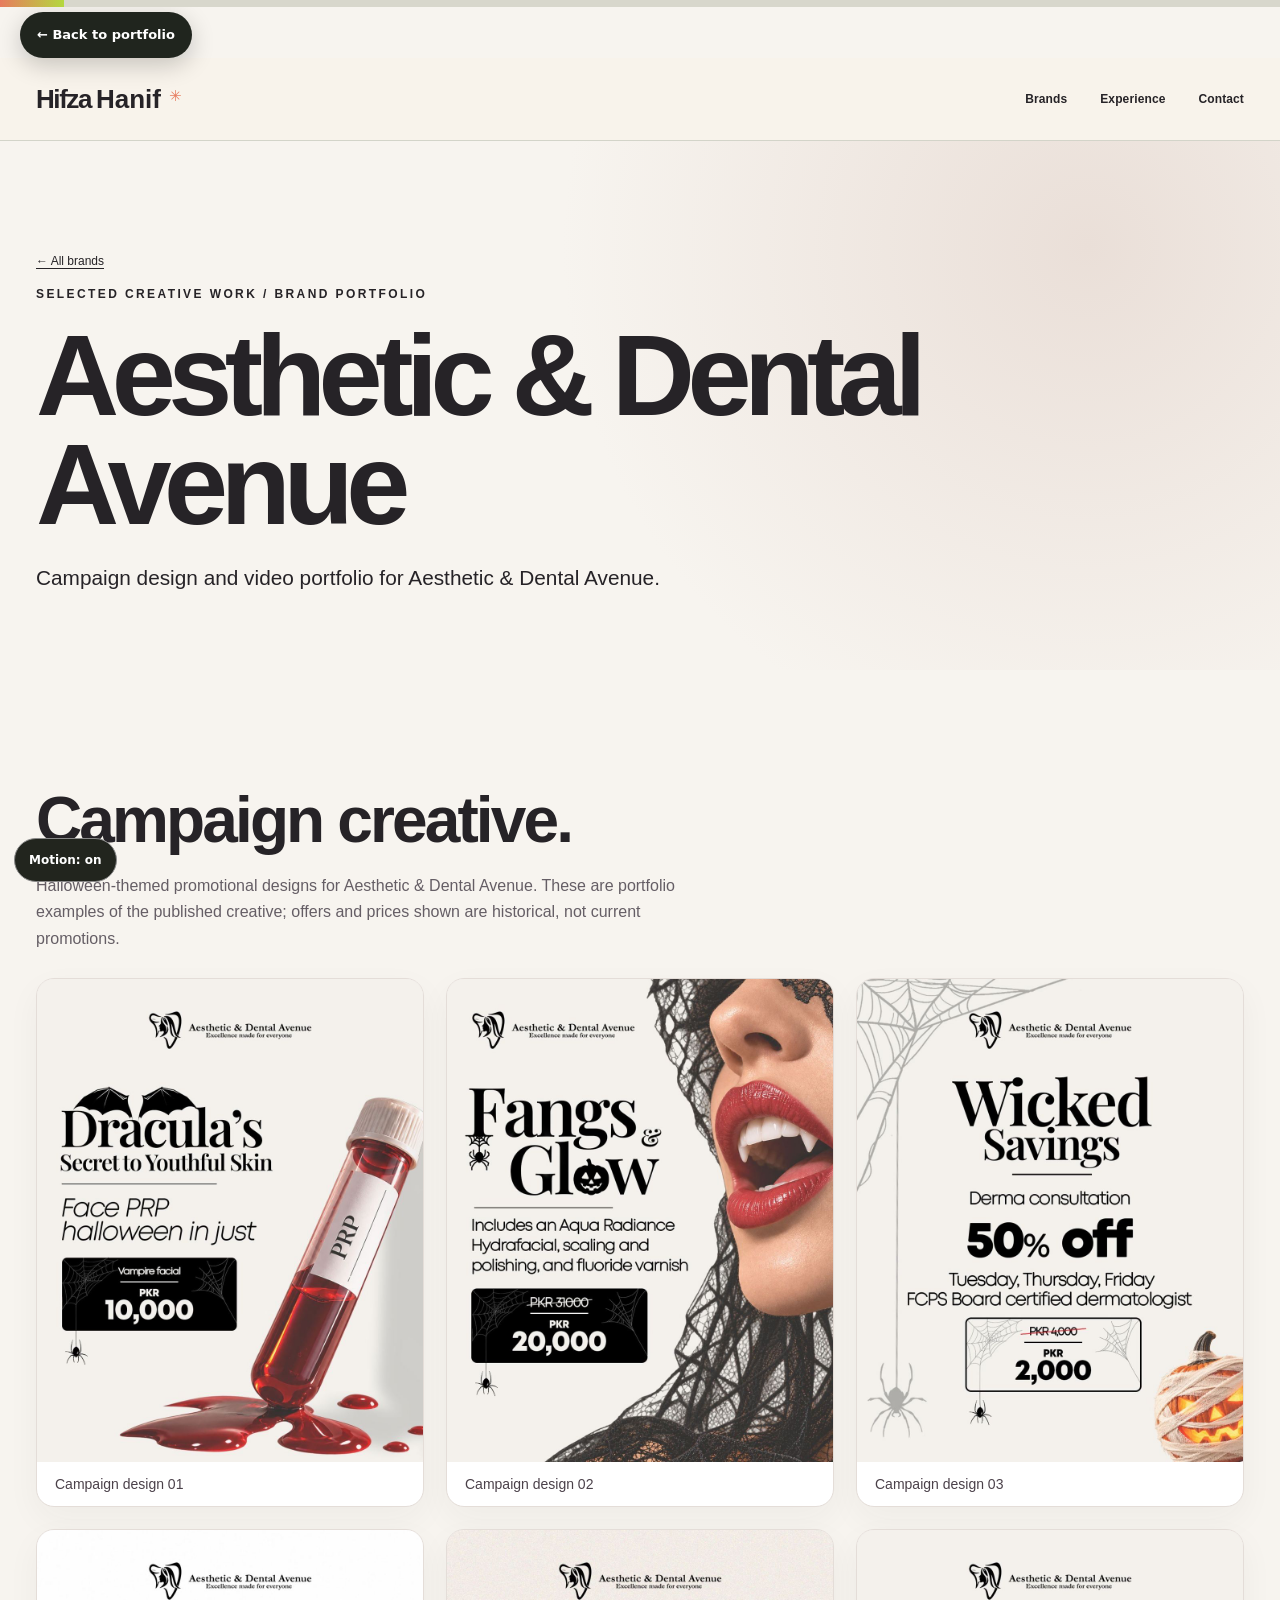
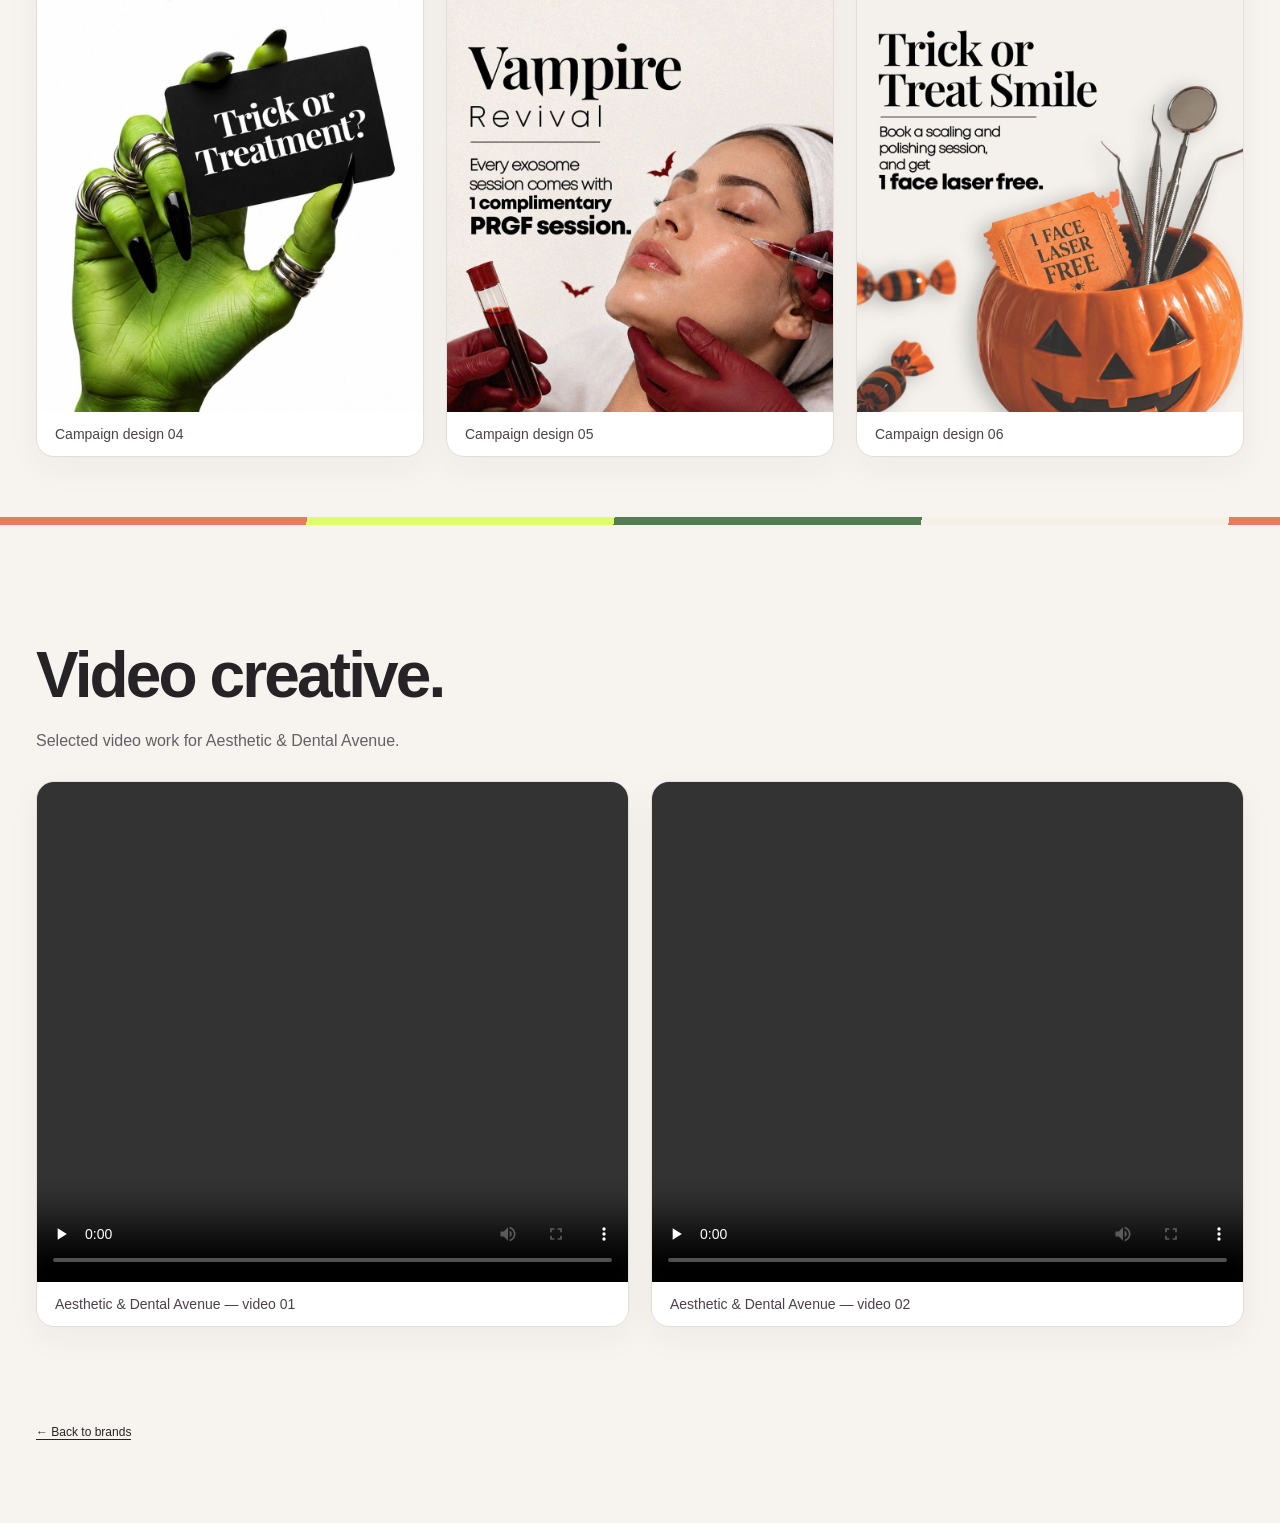
<file: aesthetic-dental-avenue.html>
<!doctype html><html lang="en"><head><meta charset="utf-8"><meta name="viewport" content="width=device-width,initial-scale=1"><meta name="theme-color" content="#f7f4ef"><meta name="description" content="Campaign design and video portfolio for Aesthetic & Dental Avenue."><title>Aesthetic &amp; Dental Avenue — Hifza Hanif Portfolio</title><link rel="stylesheet" href="style.css?v=studio4"><script src="script.js?v=studio4" defer></script><link rel="stylesheet" href="studio.css?v=4"><script defer src="studio.js?v=4"></script></head><body class="case-brand-page"><div class="scroll-progress" aria-hidden="true"><span></span></div><a class="mobile-home-return" href="index.html#brands" aria-label="Return to portfolio brands">← Back to portfolio</a><a class="skip-link" href="#main">Skip to content</a><header class="site-header"><div class="container nav-wrap"><a class="brandmark" href="index.html#home">Hifza<span>Hanif</span></a><nav class="nav" id="site-nav" aria-label="Main navigation"><a href="index.html#brands">Brands</a><a href="index.html#experience">Experience</a><a href="index.html#contact">Contact</a></nav><button class="menu-toggle" type="button" aria-label="Open navigation" aria-controls="site-nav" aria-expanded="false"><span></span><span></span></button></div></header><main id="main"><section class="case-brand-hero"><div class="container"><a class="case-back" href="index.html#brands">← All brands</a><div class="eyebrow">Selected creative work / Brand portfolio</div><h1>Aesthetic &amp; Dental Avenue</h1><p>Campaign design and video portfolio for Aesthetic & Dental Avenue.</p></div></section><section class="case-brand-section"><div class="container"><h2>Campaign creative.</h2><p class="case-sub">Halloween-themed promotional designs for Aesthetic &amp; Dental Avenue. These are portfolio examples of the published creative; offers and prices shown are historical, not current promotions.</p><div class="case-media-grid photos"><figure class="case-media"><a href="images/ada/campaign-01.jpg" target="_blank" rel="noopener"><img loading="lazy" src="images/ada/campaign-01.jpg" alt="Aesthetic and Dental Avenue Halloween campaign design 1"></a><figcaption>Campaign design 01</figcaption></figure><figure class="case-media"><a href="images/ada/campaign-02.jpg" target="_blank" rel="noopener"><img loading="lazy" src="images/ada/campaign-02.jpg" alt="Aesthetic and Dental Avenue Halloween campaign design 2"></a><figcaption>Campaign design 02</figcaption></figure><figure class="case-media"><a href="images/ada/campaign-03.jpg" target="_blank" rel="noopener"><img loading="lazy" src="images/ada/campaign-03.jpg" alt="Aesthetic and Dental Avenue Halloween campaign design 3"></a><figcaption>Campaign design 03</figcaption></figure><figure class="case-media"><a href="images/ada/campaign-04.jpg" target="_blank" rel="noopener"><img loading="lazy" src="images/ada/campaign-04.jpg" alt="Aesthetic and Dental Avenue Halloween campaign design 4"></a><figcaption>Campaign design 04</figcaption></figure><figure class="case-media"><a href="images/ada/campaign-05.jpg" target="_blank" rel="noopener"><img loading="lazy" src="images/ada/campaign-05.jpg" alt="Aesthetic and Dental Avenue Halloween campaign design 5"></a><figcaption>Campaign design 05</figcaption></figure><figure class="case-media"><a href="images/ada/campaign-06.jpg" target="_blank" rel="noopener"><img loading="lazy" src="images/ada/campaign-06.jpg" alt="Aesthetic and Dental Avenue Halloween campaign design 6"></a><figcaption>Campaign design 06</figcaption></figure></div></div></section><section class="case-brand-section"><div class="container"><h2>Video creative.</h2><p class="case-sub">Selected video work for Aesthetic &amp; Dental Avenue.</p><div class="case-media-grid"><figure class="case-media"><video controls playsinline preload="none" aria-label="Aesthetic & Dental Avenue — video 01"><source src="videos/ada/ada-campaign-video-01.mp4" type="video/mp4">Your browser does not support video playback.</video><figcaption>Aesthetic & Dental Avenue — video 01</figcaption></figure><figure class="case-media"><video controls playsinline preload="none" aria-label="Aesthetic & Dental Avenue — video 02"><source src="videos/ada/ada-campaign-video-02.mp4" type="video/mp4">Your browser does not support video playback.</video><figcaption>Aesthetic & Dental Avenue — video 02</figcaption></figure></div></div></section></main><footer class="case-footer"><div class="container"><a class="case-back" href="index.html#brands">← Back to brands</a></div></footer></body></html>
</file>
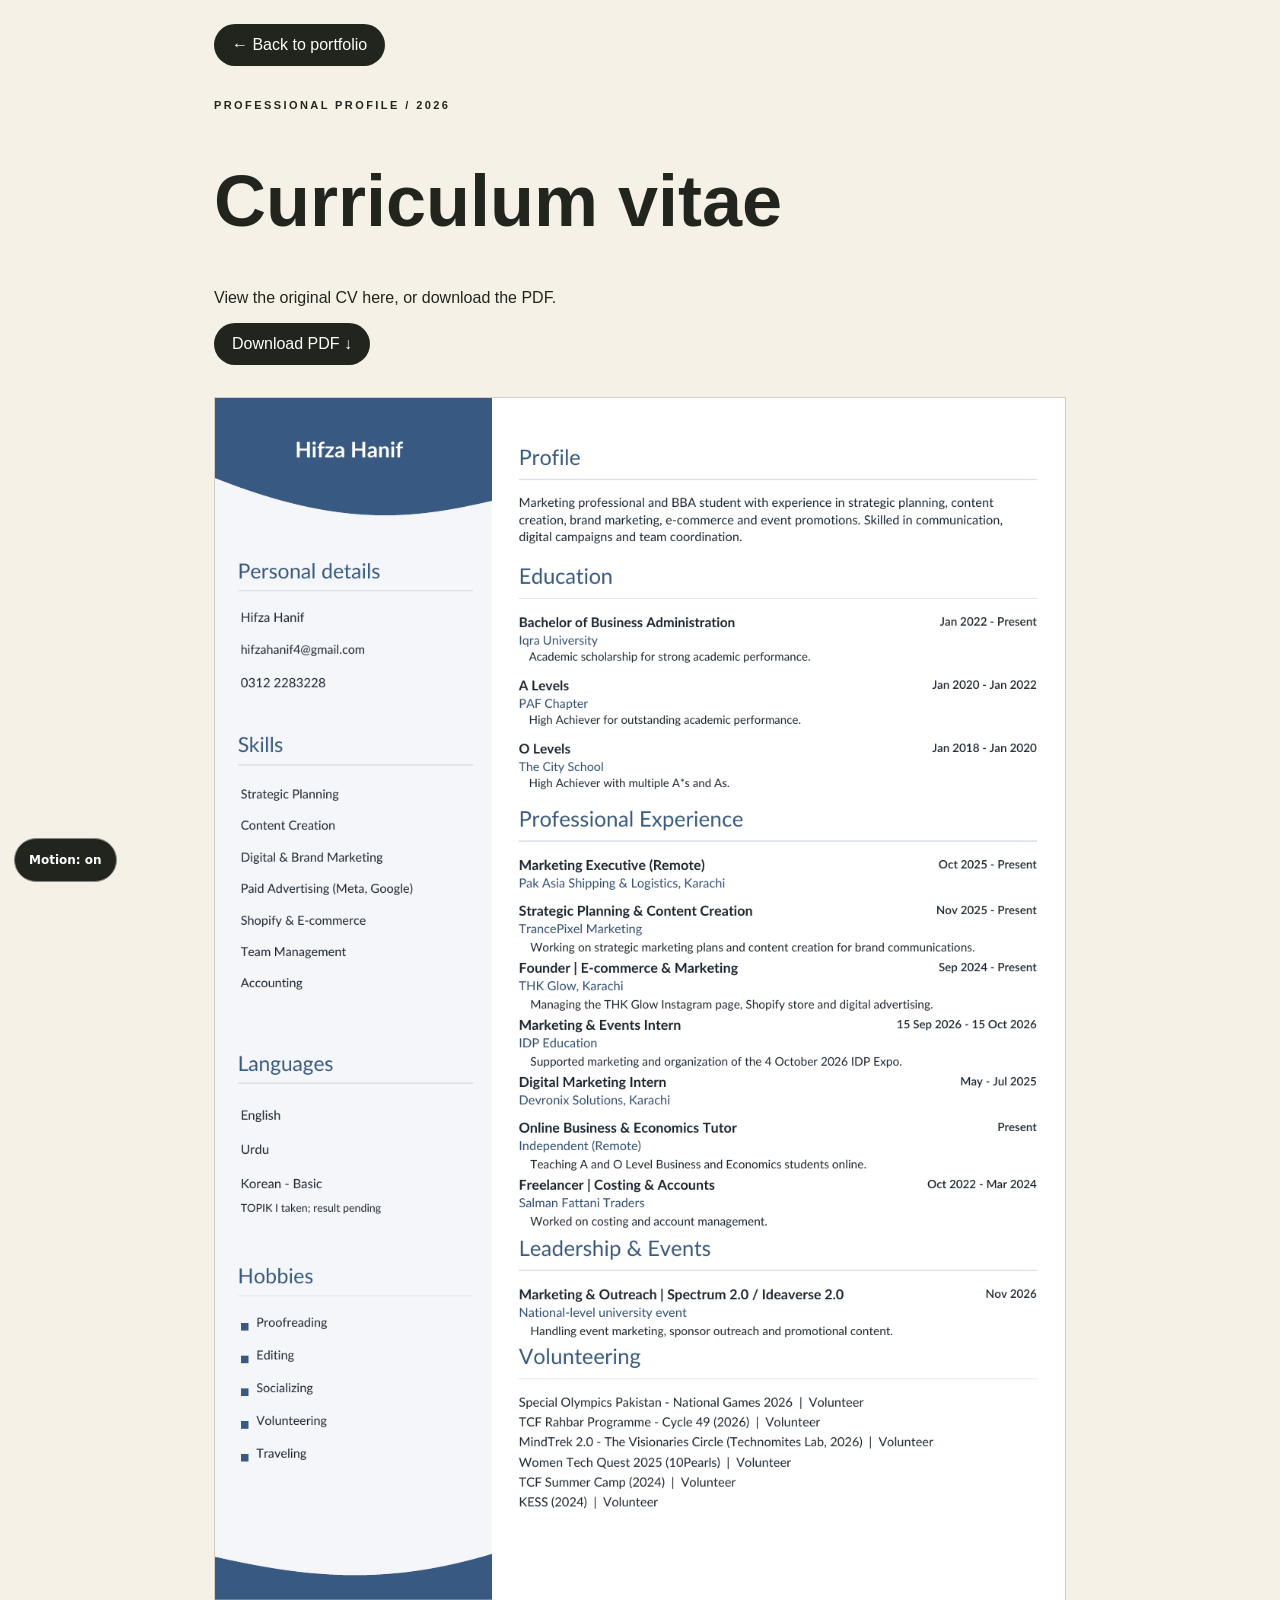
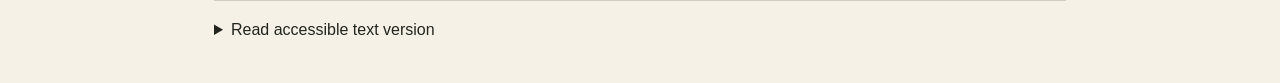
<file: cv.html>
<!doctype html><html lang="en"><head><meta charset="utf-8"><meta name="viewport" content="width=device-width,initial-scale=1"><title>CV | Hifza Hanif</title><link rel="stylesheet" href="style.css?v=studio4"><link rel="stylesheet" href="studio.css?v=4"><script defer src="studio.js?v=4"></script></head><body class="cv-page"><main class="cv-shell"><a href="index.html#contact" class="cv-back">← Back to portfolio</a><header><p class="section-tag">PROFESSIONAL PROFILE / 2026</p><h1>Curriculum vitae</h1><p>View the original CV here, or download the PDF.</p><a class="cv-download" href="Hifza_Hanif_CV.pdf" download>Download PDF ↓</a></header><img class="cv-preview" src="images/cv-preview.png" alt="Curriculum vitae of Hifza Hanif. A text version follows."><details><summary>Read accessible text version</summary><pre>             Hifza Hanif          Profile
                                  Marketing professional and BBA student with experience in strategic planning, content
                                  creation, brand marketing, e-commerce and event promotions. Skilled in communication,
                                  digital campaigns and team coordination.

Personal details                  Education
Hifza Hanif                       Bachelor of Business Administration                                              Jan 2022 - Present
                                  Iqra University
hifzahanif4@gmail.com
                                   Academic scholarship for strong academic performance.

0312 2283228                      A Levels                                                                      Jan 2020 - Jan 2022
                                  PAF Chapter
                                   High Achiever for outstanding academic performance.

Skills                            O Levels                                                                      Jan 2018 - Jan 2020
                                  The City School
                                   High Achiever with multiple A*s and As.
Strategic Planning

Content Creation                  Professional Experience
Digital &amp; Brand Marketing
                                  Marketing Executive (Remote)                                                     Oct 2025 - Present

Paid Advertising (Meta, Google)   Pak Asia Shipping &amp; Logistics, Karachi

                                  Strategic Planning &amp; Content Creation                                            Nov 2025 - Present
Shopify &amp; E-commerce
                                  TrancePixel Marketing
Team Management                     Working on strategic marketing plans and content creation for brand communications.
                                  Founder | E-commerce &amp; Marketing                                                 Sep 2024 - Present
Accounting                        THK Glow, Karachi
                                    Managing the THK Glow Instagram page, Shopify store and digital advertising.
                                  Marketing &amp; Events Intern                                               15 Sep 2026 - 15 Oct 2026
                                  IDP Education
Languages                           Supported marketing and organization of the 4 October 2026 IDP Expo.
                                  Digital Marketing Intern                                                             May - Jul 2025
                                  Devronix Solutions, Karachi
English
                                  Online Business &amp; Economics Tutor                                                          Present
Urdu                              Independent (Remote)
                                    Teaching A and O Level Business and Economics students online.
Korean - Basic                    Freelancer | Costing &amp; Accounts                                              Oct 2022 - Mar 2024

TOPIK I taken; result pending     Salman Fattani Traders
                                    Worked on costing and account management.

                                  Leadership &amp; Events
Hobbies
                                  Marketing &amp; Outreach | Spectrum 2.0 / Ideaverse 2.0                                      Nov 2026
                                  National-level university event
   Proofreading
                                    Handling event marketing, sponsor outreach and promotional content.

   Editing                        Volunteering
   Socializing
                                  Special Olympics Pakistan - National Games 2026 | Volunteer
   Volunteering                   TCF Rahbar Programme - Cycle 49 (2026) | Volunteer
                                  MindTrek 2.0 - The Visionaries Circle (Technomites Lab, 2026) | Volunteer
   Traveling
                                  Women Tech Quest 2025 (10Pearls) | Volunteer
                                  TCF Summer Camp (2024) | Volunteer
                                  KESS (2024) | Volunteer
</pre></details></main></body></html>
</file>
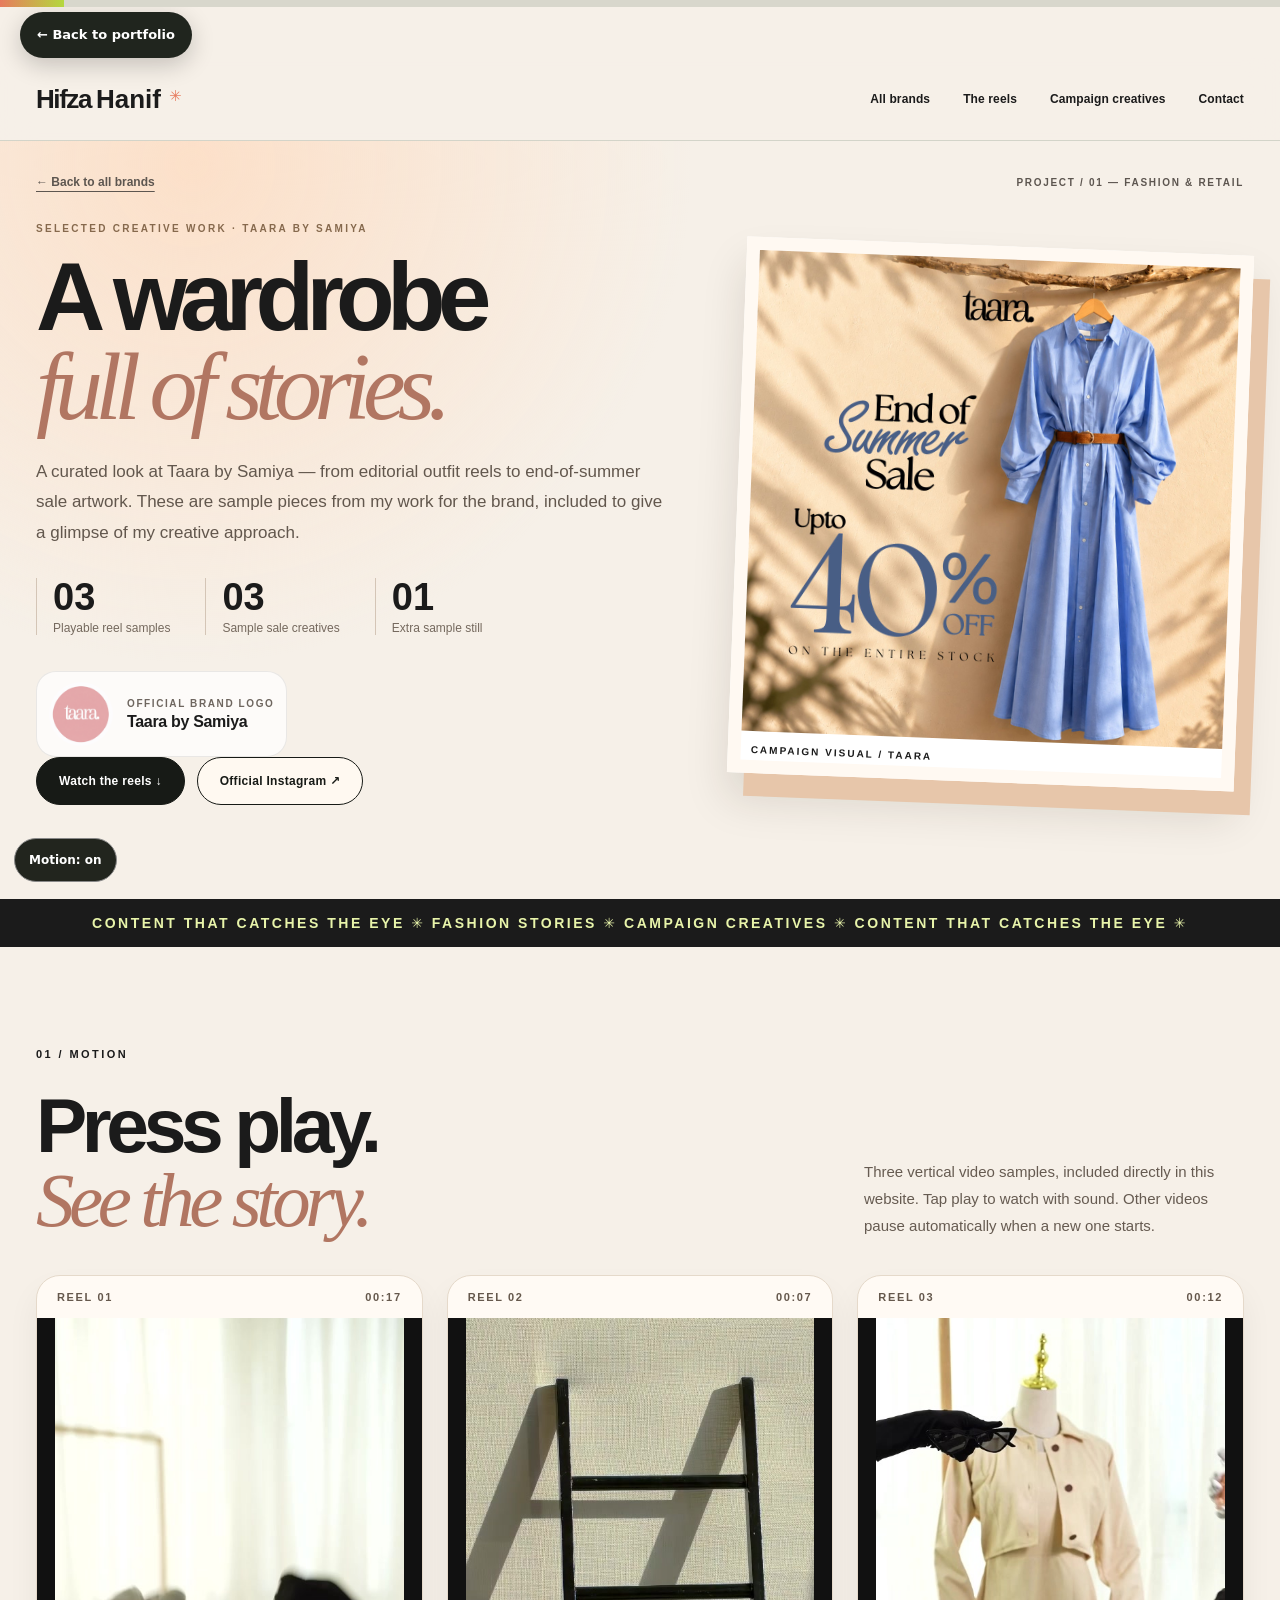
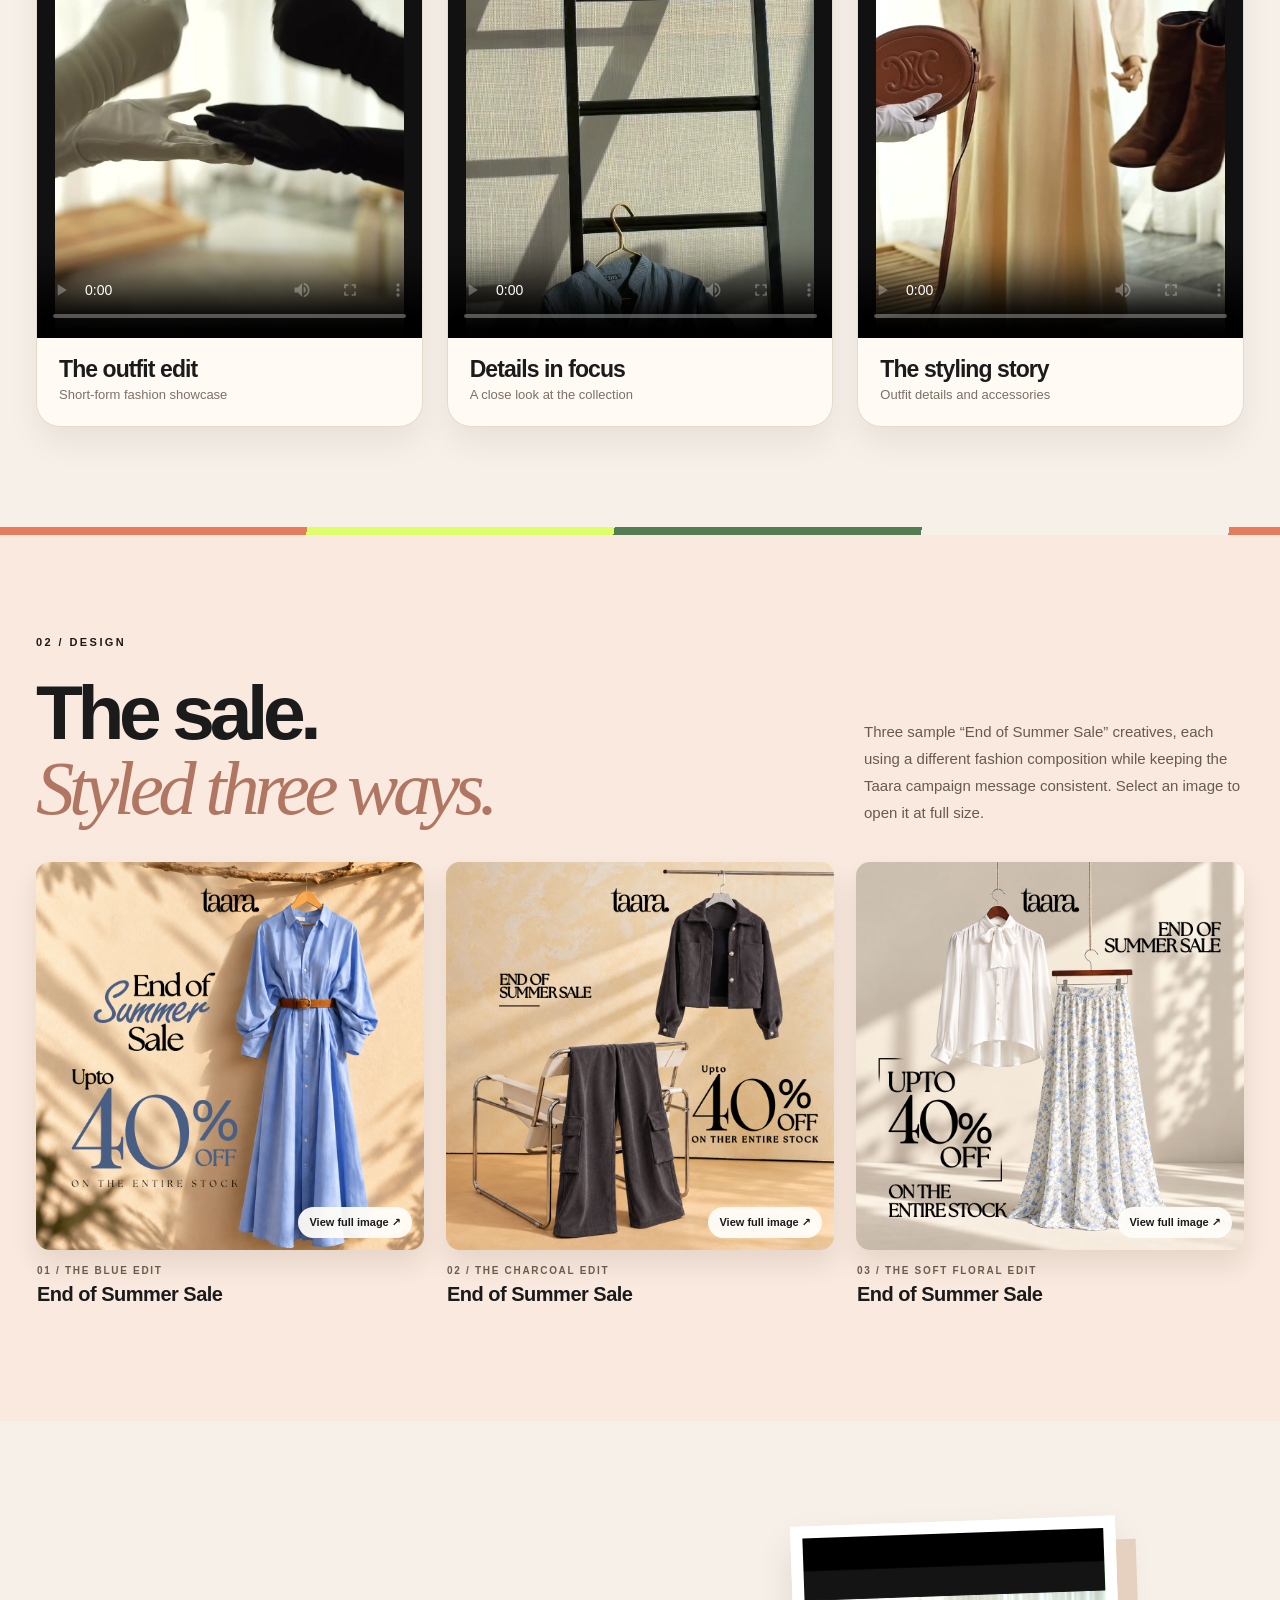
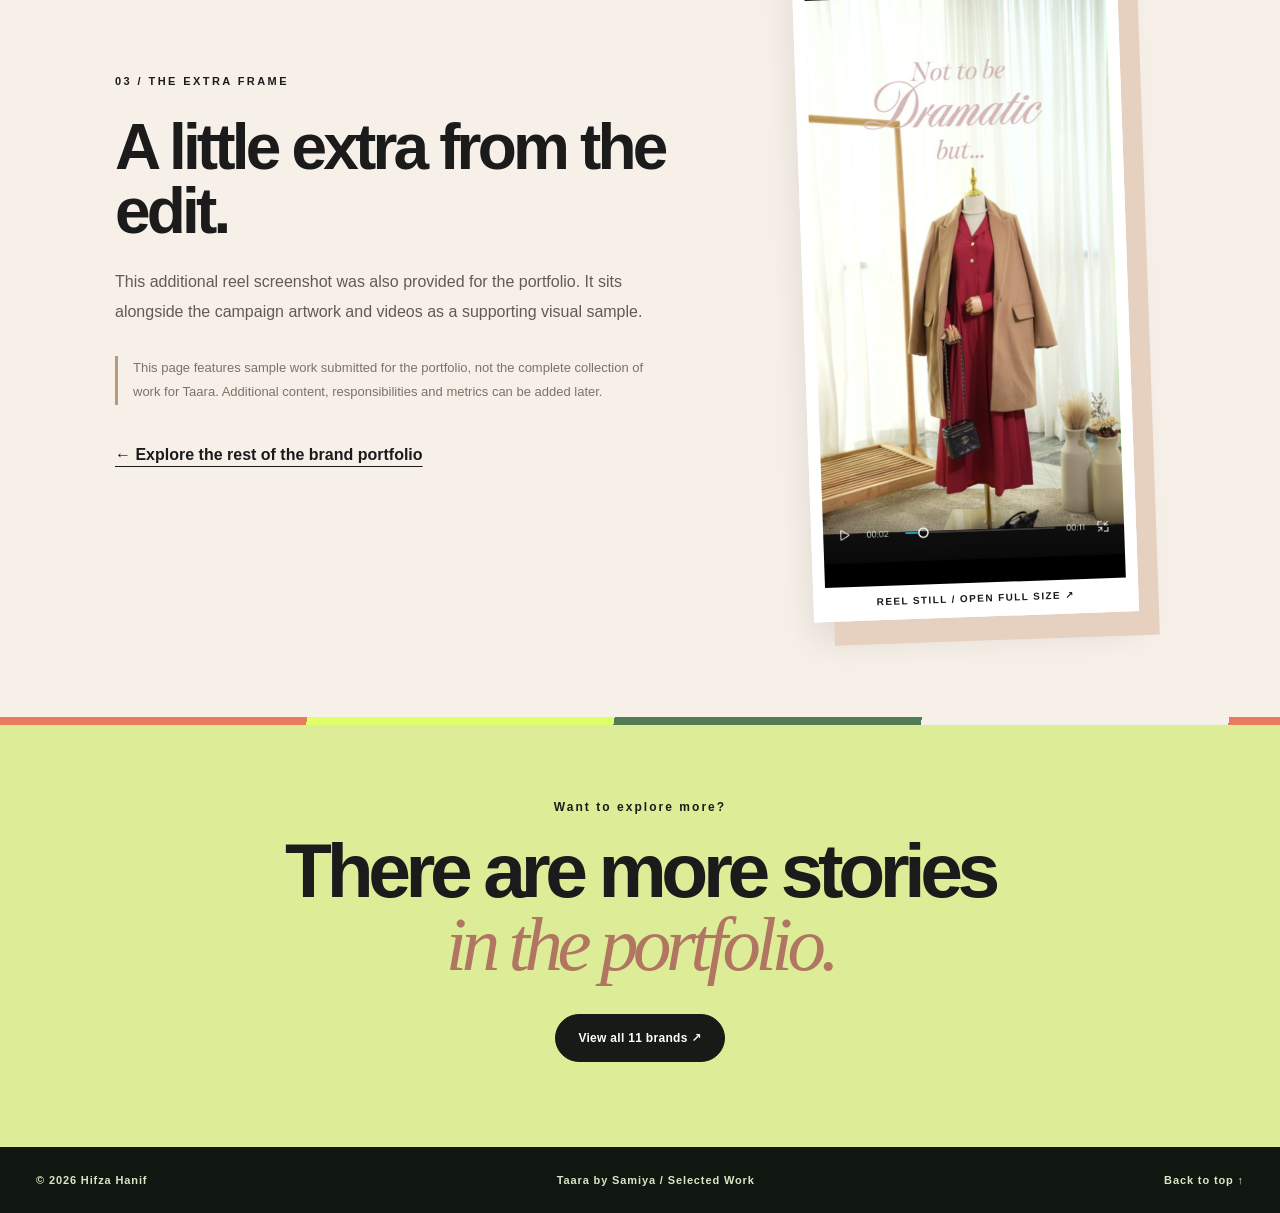
<file: taara.html>
<!DOCTYPE html>

<html lang="en">
<head>
<meta charset="utf-8"/>
<meta content="width=device-width, initial-scale=1" name="viewport"/>
<meta content="#f6f0e8" name="theme-color"/>
<meta content="Taara by Samiya creative work — selected fashion campaign designs and playable short-form videos from Hifza Hanif's marketing portfolio." name="description"/>
<title>
   Taara by Samiya | Selected Creative Work — Hifza Hanif
  </title>
<link href="style.css?v=studio4" rel="stylesheet"/>
<script defer="" src="script.js?v=studio4">
</script>
<link rel="stylesheet" href="studio.css?v=4"><script defer src="studio.js?v=4"></script></head>
<body class="case-study-page"><a class="mobile-home-return" href="index.html#brands" aria-label="Return to portfolio brands">← Back to portfolio</a>
<div aria-hidden="true" class="scroll-progress">
<span>
</span>
</div>
<a class="skip-link" href="#case-main">
   Skip to work
  </a>
<header class="site-header">
<div class="container nav-wrap">
<a class="brandmark" href="index.html#home">
     Hifza
     <span>
      Hanif
     </span>
</a>
<nav aria-label="Main navigation" class="nav" id="site-nav">
<a href="index.html#brands">
      All brands
     </a>
<a href="#reels">
      The reels
     </a>
<a href="#visuals">
      Campaign creatives
     </a>
<a href="index.html#contact">
      Contact
     </a>
</nav>
<button aria-controls="site-nav" aria-expanded="false" aria-label="Open navigation" class="menu-toggle" type="button">
<span>
</span>
<span>
</span>
</button>
</div>
</header>
<main id="case-main">
<section class="case-hero">
<div class="container case-topline">
<a class="case-back" href="index.html#brands">
      ← Back to all brands
     </a>
<span>
      PROJECT / 01 — FASHION &amp; RETAIL
     </span>
</div>
<div class="container case-hero-grid">
<div class="case-hero-copy">
<p class="case-eyebrow">
       SELECTED CREATIVE WORK · TAARA BY SAMIYA
      </p>
<h1>
       A wardrobe
       <br/>
<em>
        full of stories.
       </em>
</h1>
<p class="case-intro">A curated look at Taara by Samiya — from editorial outfit reels to end-of-summer sale artwork. These are sample pieces from my work for the brand, included to give a glimpse of my creative approach.</p>
<div class="case-micro-stats">
<div>
<strong>
         03
        </strong>
<span>Playable reel samples</span>
</div>
<div>
<strong>
         03
        </strong>
<span>Sample sale creatives</span>
</div>
<div>
<strong>
         01
        </strong>
<span>Extra sample still</span>
</div>
</div>
<div class="case-brand-logo"><img alt="Taara by Samiya logo" src="images/taara/taara-logo.jpg"/><div class="case-brand-logo-copy"><span>OFFICIAL BRAND LOGO</span><strong>Taara by Samiya</strong></div></div><div class="case-actions">
<a class="btn btn-primary" href="#reels">
        Watch the reels ↓
       </a>
<a class="btn btn-outline" href="https://www.instagram.com/taarabysamiya/" rel="noopener noreferrer" target="_blank">
        Official Instagram ↗
       </a>
</div>
</div>
<div class="case-hero-image">
<img alt="Taara end-of-summer campaign artwork featuring a blue shirt dress and up to 40 percent off" fetchpriority="high" src="images/taara/summer-sale-blue-dress.jpg"/>
<span class="case-image-label">
       CAMPAIGN VISUAL / TAARA
      </span>
</div>
</div>
</section>
<div aria-hidden="true" class="case-marquee">
<span>
     CONTENT THAT CATCHES THE EYE ✳ FASHION STORIES ✳ CAMPAIGN CREATIVES ✳ CONTENT THAT CATCHES THE EYE ✳
    </span>
</div>
<section class="case-section" id="reels">
<div class="container">
<div class="case-heading">
<div>
<p class="section-tag">
        01 / MOTION
       </p>
<h2>
        Press play.
        <br/>
<em>
         See the story.
        </em>
</h2>
</div>
<p>Three vertical video samples, included directly in this website. Tap play to watch with sound. Other videos pause automatically when a new one starts.</p>
</div>
<div class="reels-grid">
<article class="reel-tile">
<div class="reel-top">
<span>
         REEL 01
        </span>
<span>
         00:17
        </span>
</div>
<video aria-label="Taara outfit fashion reel one" controls="" playsinline="" poster="images/taara/taara-reel-01-poster.jpg" preload="metadata">
<source src="videos/taara/taara-reel-01.mp4" type="video/mp4"/>
        Your browser does not support embedded videos.
        <a href="videos/taara/taara-reel-01.mp4">
         Open this reel
        </a>
        .
       </video>
<div class="reel-caption">
<h3>
         The outfit edit
        </h3>
<p>
         Short-form fashion showcase
        </p>
</div>
</article>
<article class="reel-tile">
<div class="reel-top">
<span>
         REEL 02
        </span>
<span>
         00:07
        </span>
</div>
<video aria-label="Taara fashion details reel two" controls="" playsinline="" poster="images/taara/taara-reel-02-poster.jpg" preload="metadata">
<source src="videos/taara/taara-reel-02.mp4" type="video/mp4"/>
        Your browser does not support embedded videos.
        <a href="videos/taara/taara-reel-02.mp4">
         Open this reel
        </a>
        .
       </video>
<div class="reel-caption">
<h3>
         Details in focus
        </h3>
<p>
         A close look at the collection
        </p>
</div>
</article>
<article class="reel-tile">
<div class="reel-top">
<span>
         REEL 03
        </span>
<span>
         00:12
        </span>
</div>
<video aria-label="Taara fashion styling reel three" controls="" playsinline="" poster="images/taara/taara-reel-03-poster.jpg" preload="metadata">
<source src="videos/taara/taara-reel-03.mp4" type="video/mp4"/>
        Your browser does not support embedded videos.
        <a href="videos/taara/taara-reel-03.mp4">
         Open this reel
        </a>
        .
       </video>
<div class="reel-caption">
<h3>
         The styling story
        </h3>
<p>
         Outfit details and accessories
        </p>
</div>
</article>
</div>
</div>
</section>
<section class="case-section case-visuals-section" id="visuals">
<div class="container">
<div class="case-heading">
<div>
<p class="section-tag">
        02 / DESIGN
       </p>
<h2>
        The sale.
        <br/>
<em>
         Styled three ways.
        </em>
</h2>
</div>
<p>Three sample “End of Summer Sale” creatives, each using a different fashion composition while keeping the Taara campaign message consistent. Select an image to open it at full size.</p>
</div>
<div class="campaign-gallery">
<figure class="campaign-item">
<a href="images/taara/summer-sale-blue-dress.jpg" rel="noopener noreferrer" target="_blank">
<img alt="Taara up to 40% off sale artwork with blue belted shirtdress" loading="lazy" src="images/taara/summer-sale-blue-dress.jpg"/>
<span class="campaign-zoom">
         View full image ↗
        </span>
</a>
<figcaption>
<span>
         01 / THE BLUE EDIT
        </span>
<strong>
         End of Summer Sale
        </strong>
</figcaption>
</figure>
<figure class="campaign-item">
<a href="images/taara/summer-sale-charcoal-set.jpg" rel="noopener noreferrer" target="_blank">
<img alt="Taara up to 40% off artwork with charcoal jacket and trousers" loading="lazy" src="images/taara/summer-sale-charcoal-set.jpg"/>
<span class="campaign-zoom">
         View full image ↗
        </span>
</a>
<figcaption>
<span>
         02 / THE CHARCOAL EDIT
        </span>
<strong>
         End of Summer Sale
        </strong>
</figcaption>
</figure>
<figure class="campaign-item">
<a href="images/taara/summer-sale-floral-set.jpg" rel="noopener noreferrer" target="_blank">
<img alt="Taara up to 40% off artwork with cream blouse and floral skirt" loading="lazy" src="images/taara/summer-sale-floral-set.jpg"/>
<span class="campaign-zoom">
         View full image ↗
        </span>
</a>
<figcaption>
<span>
         03 / THE SOFT FLORAL EDIT
        </span>
<strong>
         End of Summer Sale
        </strong>
</figcaption>
</figure>
</div>
</div>
</section>
<section class="case-section case-extra-section">
<div class="container case-extra-grid">
<div class="case-extra-copy">
<p class="section-tag">
       03 / THE EXTRA FRAME
      </p>
<h2>
       A little extra from the edit.
      </h2>
<p>
       This additional reel screenshot was also provided for the portfolio. It sits alongside the campaign artwork and videos as a supporting visual sample.
      </p>
<p class="case-note">This page features sample work submitted for the portfolio, not the complete collection of work for Taara. Additional content, responsibilities and metrics can be added later.</p>
<a class="case-text-link" href="index.html#brands">
       ← Explore the rest of the brand portfolio
      </a>
</div>
<a class="case-still" href="images/taara/reel-preview-still.jpg" rel="noopener noreferrer" target="_blank">
<img alt="Vertical screenshot of a Taara fashion reel with a burgundy dress and camel blazer on a mannequin" loading="lazy" src="images/taara/reel-preview-still.jpg"/>
<span>
       REEL STILL / OPEN FULL SIZE ↗
      </span>
</a>
</div>
</section>
<section class="case-next">
<div class="container case-next-inner">
<p>
      Want to explore more?
     </p>
<h2>
      There are more stories
      <br/>
<em>
       in the portfolio.
      </em>
</h2>
<a class="btn btn-primary" href="index.html#brands">
      View all 11 brands ↗
     </a>
</div>
</section>
</main>
<footer class="site-footer">
<div class="container footer-wrap">
<span>
     ©
     <span id="year">
</span>
     Hifza Hanif
    </span>
<span>
     Taara by Samiya / Selected Work
    </span>
<a href="#case-main">
     Back to top ↑
    </a>
</div>
</footer>
</body>
</html>
</file>
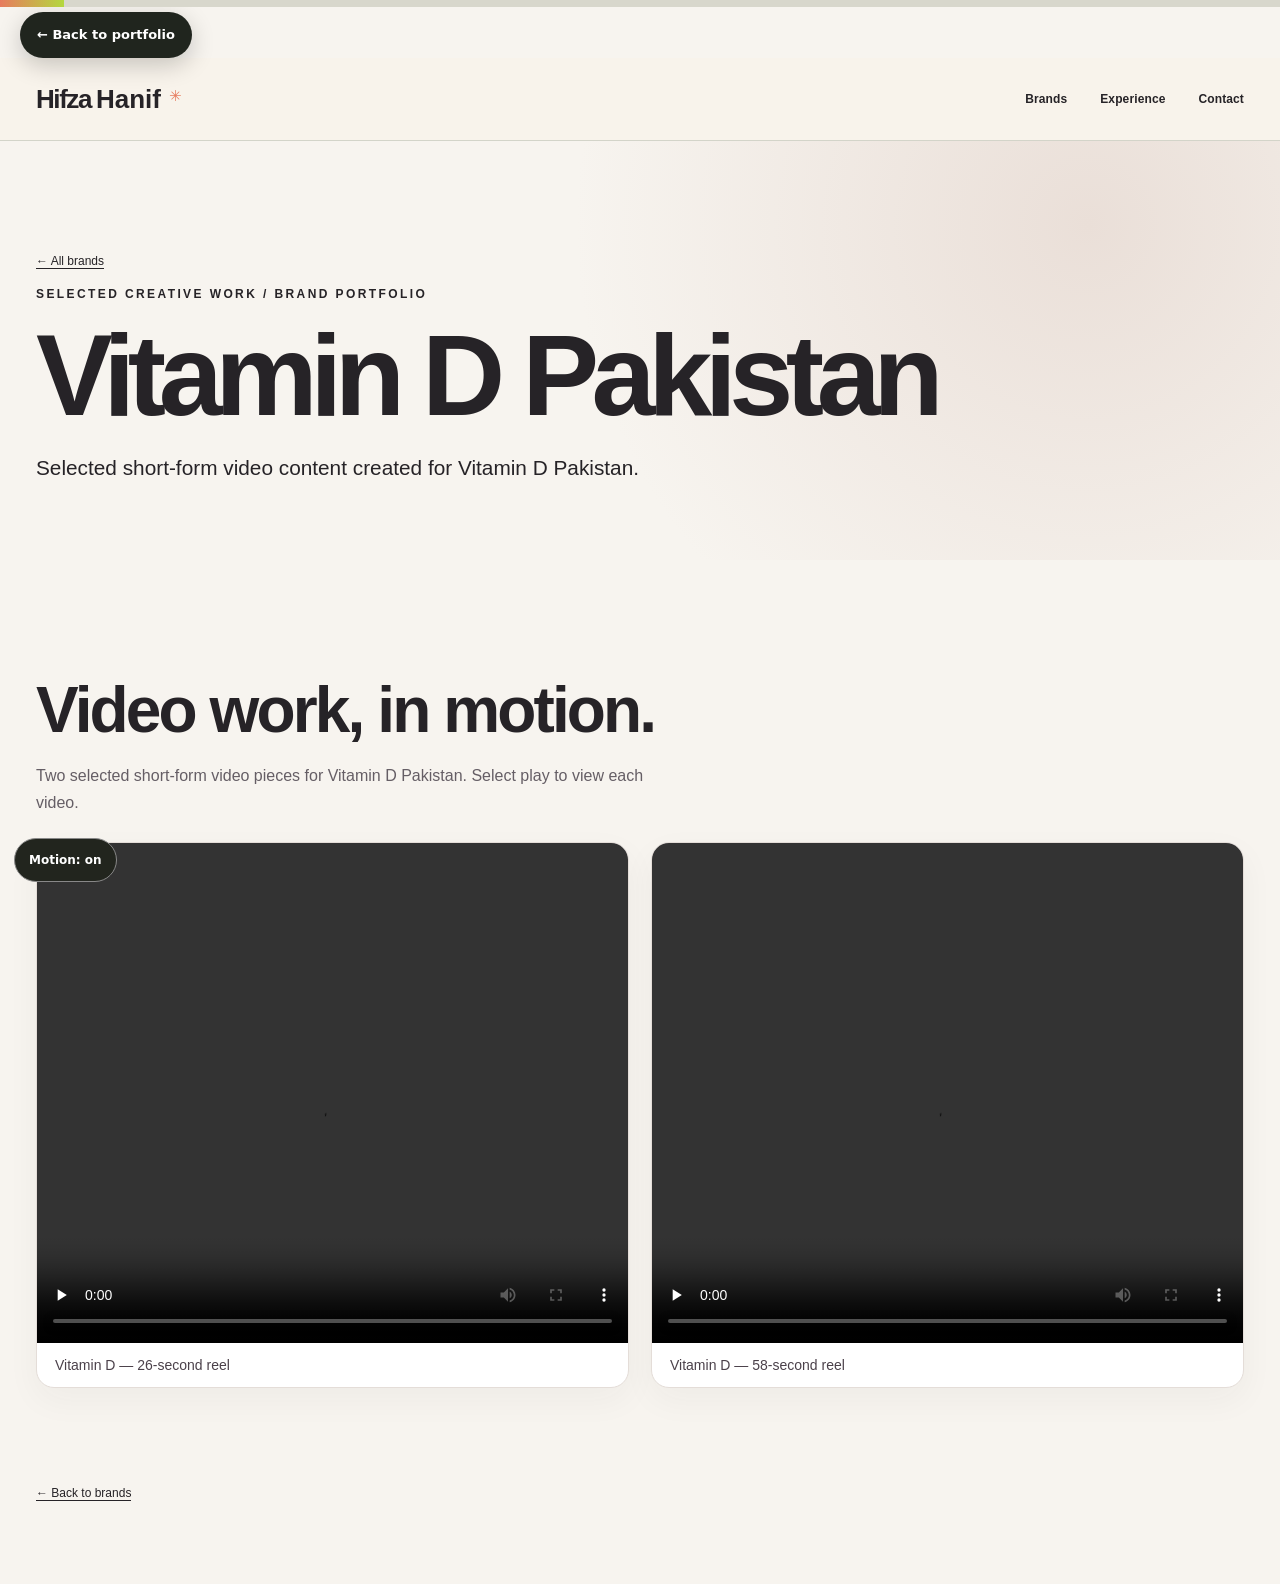
<file: vitamin.html>
<!doctype html><html lang="en"><head><meta charset="utf-8"><meta name="viewport" content="width=device-width,initial-scale=1"><meta name="theme-color" content="#f7f4ef"><meta name="description" content="Selected short-form video content created for Vitamin D Pakistan."><title>Vitamin D Pakistan — Hifza Hanif Portfolio</title><link rel="stylesheet" href="style.css?v=studio4"><script src="script.js?v=studio4" defer></script><link rel="stylesheet" href="studio.css?v=4"><script defer src="studio.js?v=4"></script></head><body class="case-brand-page"><div class="scroll-progress" aria-hidden="true"><span></span></div><a class="mobile-home-return" href="index.html#brands" aria-label="Return to portfolio brands">← Back to portfolio</a><a class="skip-link" href="#main">Skip to content</a><header class="site-header"><div class="container nav-wrap"><a class="brandmark" href="index.html#home">Hifza<span>Hanif</span></a><nav class="nav" id="site-nav" aria-label="Main navigation"><a href="index.html#brands">Brands</a><a href="index.html#experience">Experience</a><a href="index.html#contact">Contact</a></nav><button class="menu-toggle" type="button" aria-label="Open navigation" aria-controls="site-nav" aria-expanded="false"><span></span><span></span></button></div></header><main id="main"><section class="case-brand-hero"><div class="container"><a class="case-back" href="index.html#brands">← All brands</a><div class="eyebrow">Selected creative work / Brand portfolio</div><h1>Vitamin D Pakistan</h1><p>Selected short-form video content created for Vitamin D Pakistan.</p></div></section><section class="case-brand-section"><div class="container"><h2>Video work, in motion.</h2><p class="case-sub">Two selected short-form video pieces for Vitamin D Pakistan. Select play to view each video.</p><div class="case-media-grid"><figure class="case-media"><video controls playsinline preload="none" aria-label="Vitamin D — 26-second reel"><source src="videos/vitamin/vitamin-campaign-26s.mp4" type="video/mp4">Your browser does not support video playback.</video><figcaption>Vitamin D — 26-second reel</figcaption></figure><figure class="case-media"><video controls playsinline preload="none" aria-label="Vitamin D — 58-second reel"><source src="videos/vitamin/vitamin-campaign-58s.mp4" type="video/mp4">Your browser does not support video playback.</video><figcaption>Vitamin D — 58-second reel</figcaption></figure></div></div></section></main><footer class="case-footer"><div class="container"><a class="case-back" href="index.html#brands">← Back to brands</a></div></footer></body></html>
</file>
<file: style.css>
/* HIFZA HANIF — EDITORIAL MARKETING PORTFOLIO / V4 */
:root{--bg:#f7f2e9;--paper:#fffdf8;--ink:#171a16;--muted:#62665d;--line:#cfcfc2;--peach:#f7aa91;--lime:#dffc71;--sage:#e7ebd8;--lilac:#d3c0ef;--sand:#f0dfc9;--forest:#1b241c;--serif:Georgia,'Times New Roman',serif;--shadow:0 20px 60px rgba(17,22,16,.1)}
*{box-sizing:border-box}
html{scroll-behavior:smooth;scroll-padding-top:94px}
body{margin:0;background:var(--bg);color:var(--ink);font-family:Inter,'Arial',ui-sans-serif,system-ui,sans-serif;-webkit-font-smoothing:antialiased}
img{max-width:100%;display:block}
a{color:inherit;text-decoration:none}
button{font:inherit}
button, a{-webkit-tap-highlight-color:transparent}
button:focus-visible,a:focus-visible{outline:3px solid #7455d8;outline-offset:4px}
::selection{background:var(--lime);color:var(--ink)}
[hidden]{display:none!important}
.container{width:min(1240px, calc(100% - 72px));margin-inline:auto}
.skip-link{position:absolute;left:-999px;z-index:99}.skip-link:focus{left:20px;top:14px;padding:14px;background:white}
.section{padding:110px 0}
.section-tag{font-size:11px;line-height:1.4;letter-spacing:.22em;font-weight:850;text-transform:uppercase;margin:0 0 25px}
.section h2{font-size:clamp(50px,6.2vw,94px);line-height:.98;letter-spacing:-.07em;margin:0;font-weight:800}
.section h2 em{font-family:var(--serif);font-weight:400;letter-spacing:-.075em}
.section-subtext{max-width:620px;font-size:15px;line-height:1.9;color:var(--muted);margin:20px 0 0}
.ticker{background:#151a15;color:#e9f6ca;overflow:hidden;min-height:34px;display:flex;align-items:center}
.ticker-track{display:flex;gap:24px;align-items:center;flex:none;width:max-content;white-space:nowrap;font-size:10px;letter-spacing:.21em;font-weight:850;animation:horizontal-drift 35s linear infinite}
.ticker-track b{color:#f3ae88;font-size:19px;font-weight:400}
@keyframes horizontal-drift{to{transform:translateX(-50%)}}
.site-header{position:sticky;top:0;z-index:40;border-bottom:1px solid #d3d4c9;background:rgba(247,242,233,.95);backdrop-filter:blur(16px);transition:box-shadow .3s}
body.scrolled .site-header{box-shadow:0 5px 18px rgba(20,25,20,.07)}
.nav-wrap{display:flex;align-items:center;justify-content:space-between;gap:20px;min-height:82px}
.brandmark{font-size:26px;font-weight:850;letter-spacing:-.075em;white-space:nowrap;text-transform:none;display:flex;align-items:baseline;gap:5px}
.brandmark span{font-size:inherit;letter-spacing:inherit;line-height:inherit;text-transform:none;color:inherit;margin:0}
.brandmark:after{content:'✳';font-size:15px;color:#e58365;margin-left:3px;transform:translateY(-7px)}
.nav{display:flex;align-items:center;gap:33px}
.nav a{font-size:12px;letter-spacing:.01em;font-weight:800;position:relative;padding-block:14px}
.nav a:after{content:'';height:2px;width:0;left:0;bottom:8px;position:absolute;background:var(--ink);transition:width .25s}.nav a:hover:after{width:100%}
.menu-toggle{display:none;border:1px solid #d1d1c8;background:#fffdf8;width:48px;height:48px;border-radius:50%;align-items:center;justify-content:center;flex-direction:column;gap:5px;cursor:pointer}
.menu-toggle span{width:20px;height:2px;background:var(--ink);display:block}
.scroll-progress{position:fixed;top:0;left:0;z-index:80;width:100%;height:3px;background:transparent;pointer-events:none}
.scroll-progress span{display:block;height:100%;width:0;background:#e77b5e;transform-origin:left}

/* HERO - editorial issue cover */
.hero-editorial{position:relative;padding:34px 0 0;overflow:hidden;background:radial-gradient(circle at 75% 23%,#fff8e7 0,transparent 36%),var(--bg)}
.hero-editorial:before{content:'';pointer-events:none;position:absolute;inset:0;background-image:linear-gradient(to right,rgba(51,52,30,.027) 1px,transparent 1px);background-size:100px 100px;mask-image:linear-gradient(to bottom,#000,transparent 82%)}
.hero-overline{position:relative;display:flex;justify-content:space-between;gap:20px;border-bottom:1px solid #c5c8b8;padding-bottom:17px;color:#65695e;font-size:10px;font-weight:800;letter-spacing:.17em}
.hero-overline i{font-style:normal;color:#da765d;font-size:17px}
.hero-composition{position:relative;display:grid;grid-template-columns:1.22fr .78fr;gap:0;align-items:center;min-height:725px}
.hero-words{position:relative;z-index:2;padding:44px 0 28px}
.hero-intro-label{display:inline-flex;align-items:center;gap:9px;font-size:11px;letter-spacing:.2em;font-weight:800;margin-bottom:30px}
.signal-dot{width:11px;height:11px;border-radius:50%;background:#e4775b;box-shadow:0 0 0 5px rgba(228,119,91,.17)}
.hero-words h1{margin:0;font-size:clamp(86px,9.3vw,145px);line-height:.81;letter-spacing:-.085em;font-weight:820;max-width:860px}
.display-line{display:block;white-space:nowrap}
.display-em{font-family:var(--serif);font-style:italic;font-weight:400;letter-spacing:-.095em;color:#ec8066;margin-left:37px;transform:rotate(-5deg);transform-origin:left center;line-height:1.02}
.display-line:last-child{font-size:.79em;letter-spacing:-.079em}
.display-line:last-child i{font-family:var(--serif);font-weight:400;color:var(--forest)}
.hero-statement{max-width:545px;font-size:17px;line-height:1.7;color:#3b4138;margin:27px 0 0}.hero-statement strong{color:#161916}
.hero-cta-group{display:flex;align-items:center;gap:28px;flex-wrap:wrap;margin-top:34px}
.editorial-button{background:var(--ink);color:white;border-radius:100px;padding:19px 22px;font-weight:800;font-size:13px;display:inline-flex;align-items:center;gap:36px;transition:background .25s,color .25s,transform .25s}
.editorial-button:hover{background:#e48368;color:#181a16;transform:translateY(-3px)}
.editorial-button span{font-size:23px;line-height:0}
.text-arrow-link{font-size:12px;font-weight:850;letter-spacing:.04em;border-bottom:1px solid currentColor;padding:8px 0}
.hero-trail{max-width:575px;display:flex;align-items:center;gap:18px;margin-top:65px;color:#777c70;font-size:10px;font-weight:850;letter-spacing:.16em}
.trail-line{height:1px;flex:1;background:#b8bfb0}
.hero-portrait-area{position:relative;z-index:1;min-height:650px;display:flex;align-items:center;justify-content:center;padding:25px 0 15px}
.hero-back-shape{position:absolute;width:85%;height:91%;right:-6%;top:4%;border-radius:45% 45% 40% 36%;background:#d8dfb5;transform:rotate(13deg)}
.hero-photo-frame{width:84%;height:600px;max-height:73vh;min-height:480px;position:relative;overflow:hidden;border-radius:210px 210px 7px 7px;transform:rotate(4deg);background:#e4ddd3;box-shadow:20px 25px 0 #f4b89e;isolation:isolate}
.hero-photo-frame img{width:100%;height:100%;object-fit:cover;object-position:50% 28%;filter:saturate(.94)}
.hero-photo-frame:after{position:absolute;content:'';inset:auto 0 0;height:28%;background:linear-gradient(transparent,rgba(0,0,0,.3));pointer-events:none}
.photo-corner{position:absolute;left:24px;bottom:22px;z-index:1;color:white;letter-spacing:.17em;font-size:11px;font-weight:800}
.hero-bloom{position:absolute;z-index:3;right:-20px;top:30px;font-size:145px;line-height:1;color:#f78d6b;text-shadow:0 5px 0 #f6ebd4;transform:rotate(21deg);animation:float-star 7s ease-in-out infinite alternate}
@keyframes float-star{to{transform:translateY(15px) rotate(50deg)}}
.photo-id{position:absolute;z-index:3;left:-72px;bottom:48px;max-width:220px;background:#fbf7e7;border:1px solid #c6c1aa;padding:20px 23px;transform:rotate(-8deg);box-shadow:10px 10px 0 #edb5a0}
.photo-id span{display:block;font-size:10px;font-weight:800;letter-spacing:.17em;margin-bottom:10px}
.photo-id strong{display:block;font-family:var(--serif);font-size:26px;line-height:1.05;font-weight:400}
.hero-arc-label{position:absolute;z-index:3;right:-65px;bottom:135px;transform:rotate(90deg);font-size:9px;letter-spacing:.23em;font-weight:800}
.hero-proof{position:relative;border-top:1px solid #c2c5b8;display:grid;grid-template-columns:repeat(3,1fr) 1.45fr;align-items:stretch}
.hero-proof>div{display:flex;align-items:center;gap:13px;padding:22px 28px 22px 0;border-right:1px solid #c2c5b8;margin-right:25px}
.hero-proof strong{font-family:var(--serif);font-size:45px;font-weight:400;line-height:1}
.hero-proof span{font-size:11px;font-weight:700;line-height:1.4;color:#62685d;max-width:90px}
.hero-proof>a{font-size:12px;font-weight:850;display:flex;gap:15px;align-items:center;justify-content:flex-end;letter-spacing:.06em}
.hero-proof>a span{font-size:25px;color:#1d1d1d}

/* Manifesto */
.creative-manifesto{padding:90px 0 85px;background:var(--lime)}
.manifesto-inner{display:grid;grid-template-columns:190px 1fr;column-gap:38px;row-gap:20px;align-items:start}
.manifesto-index{display:flex;flex-direction:column;gap:22px;font-size:10px;letter-spacing:.18em;font-weight:900;line-height:1.7}
.manifesto-index b{font-size:75px;font-weight:400;line-height:1;transform:rotate(-13deg);display:inline-block}
.manifesto-inner>p{margin:0;font-size:clamp(40px,5.4vw,83px);font-weight:800;letter-spacing:-.07em;line-height:1.05}
.manifesto-inner>p em{font-family:var(--serif);font-weight:400}
.manifesto-inner>p span{position:relative;z-index:0;white-space:normal}
.manifesto-inner>p span:after{content:'';position:absolute;left:0;right:0;bottom:1px;height:7px;background:#f29780;z-index:-1;transform:rotate(-2deg)}
.manifesto-end{grid-column:2;font-size:13px;max-width:510px;line-height:1.8;color:#394129}

/* Featured real campaign */
.featured-story{background:#1d281f;color:#f4f1e7;overflow:hidden;padding:115px 0 95px}
.editorial-heading{display:flex;justify-content:space-between;gap:45px;align-items:end;margin-bottom:38px}
.editorial-heading>p{font-size:15px;line-height:1.8;max-width:370px;color:#737c70;margin:0}
.featured-story .editorial-heading>p{color:#c8cebf}
.featured-story h2 em{color:#eaa38e}
.featured-story .section-tag{color:#d2f78f}
.feature-collage{min-height:550px;display:grid;grid-template-columns:.9fr 1fr .6fr;position:relative;overflow:hidden;background:#ead2bc;color:#141813;isolation:isolate;transition:transform .3s,box-shadow .3s}
.feature-collage:hover{box-shadow:12px 14px 0 #d8f27d;transform:translate(-2px,-2px)}
.collage-title{padding:44px 26px 44px 44px;position:relative;z-index:2;display:flex;flex-direction:column;align-items:flex-start;justify-content:space-between}
.collage-kicker{font-size:10px;letter-spacing:.17em;font-weight:900}
.collage-title h3{font-family:var(--serif);font-size:clamp(65px,7vw,116px);letter-spacing:-.085em;font-weight:400;line-height:.8;margin:0}
.collage-title h3 i{font-size:.45em;letter-spacing:-.05em;font-weight:400}
.collage-cta{align-self:flex-start;border-top:1px solid #747361;width:100%;padding-top:17px;font-size:11px;letter-spacing:.07em;font-weight:900;display:flex;justify-content:space-between;align-items:center;gap:8px}
.collage-cta b{font-size:31px;font-weight:400}
.collage-image{overflow:hidden;position:relative}.collage-image img{width:100%;height:100%;object-fit:cover;transition:transform .5s}.feature-collage:hover .collage-image img{transform:scale(1.035)}
.collage-image-main img{object-position:center}
.collage-image-side img{object-position:center}
.collage-image-side{border-left:9px solid #e8ceab}
.video-flag{position:absolute;bottom:22px;left:14px;right:14px;text-align:center;padding:13px 9px;border-radius:100px;background:var(--ink);color:white;font-size:10px;letter-spacing:.09em;font-weight:900}
.collage-number{position:absolute;z-index:4;top:18px;right:18px;width:66px;height:66px;display:grid;place-items:center;text-align:center;line-height:1.2;border-radius:100%;background:#dffb77;font-size:10px;letter-spacing:.1em;font-weight:900;transform:rotate(13deg)}
.featured-meta{display:flex;gap:30px;flex-wrap:wrap;margin-top:26px;align-items:center}
.featured-meta span{font-size:11px;letter-spacing:.1em;font-weight:800;color:#becaba}
.featured-meta a{margin-left:auto;color:#e5f990;font-size:13px;font-weight:800;border-bottom:1px solid #e5f990;padding-bottom:6px}

/* About */
#about{background:#f3eee5}
.about-grid{display:grid;grid-template-columns:1.1fr .9fr;gap:60px;align-items:start}
.about-card{padding:0}
.about-card h2{font-size:clamp(48px,5.3vw,80px)}
.about-card p:not(.section-tag){font-size:16px;line-height:1.9;color:#53584f;max-width:730px}
.about-card p strong{color:var(--ink)}
.about-side{display:grid;gap:20px}
.info-card{background:#fffdfa;border:1px solid #dadbd0;padding:30px;box-shadow:10px 10px 0 #e0e0ce}
.info-card:nth-child(2){background:#d7c6ed;box-shadow:10px 10px 0 #c4b1d7}
.detail-list{list-style:none;margin:0;padding:0}
.detail-list li{display:grid;grid-template-columns:105px 1fr;gap:16px;padding:13px 0;border-bottom:1px solid #dddacb}
.detail-list li:last-child{border:0}
.detail-list span{font-size:10px;font-weight:850;letter-spacing:.1em;text-transform:uppercase;color:#6d6b62}
.detail-list strong{font-size:13px;font-weight:750;line-height:1.5}
.skill-pills{display:flex;gap:8px;flex-wrap:wrap}.skill-pills span{font-size:11px;font-weight:800;padding:10px 12px;border:1px solid #9d8cb3;border-radius:20px;background:#f4eff7}

/* Three story panels */
.signature-section{background:#f8f5ee}
.story-triptych{display:grid;grid-template-columns:1.05fr 1fr 1fr;gap:16px}
.story-panel{min-height:540px;padding:26px;display:flex;flex-direction:column;justify-content:space-between;overflow:hidden;position:relative;isolation:isolate;transition:transform .25s}
.story-panel:hover{transform:translateY(-7px)}
.story-thk{background:#bfd6aa}.story-event{background:#d1b9ea}.story-idp{background:#ffb39f}
.story-panel:before{content:'';position:absolute;border:1px solid rgba(0,0,0,.15);width:380px;height:380px;border-radius:50%;top:37px;right:-165px;z-index:-1}
.story-top{display:flex;align-items:flex-start;justify-content:space-between;gap:16px;font-size:10px;font-weight:900;letter-spacing:.15em}.story-graphic{font-size:70px;line-height:1;font-weight:400}
.story-content{position:relative;z-index:1}
.story-symbol{font-family:var(--serif);font-size:64px;letter-spacing:-.09em;display:block;line-height:1;margin:0 0 52px}.story-symbol span{display:block;font-style:italic;font-size:.7em;margin-left:40px}
.story-display{display:block;font-size:79px;font-weight:1000;letter-spacing:-.1em;line-height:.75;margin-bottom:50px}.story-display span{display:inline-block;font-family:var(--serif);font-weight:400;font-style:italic;font-size:.42em;letter-spacing:-.05em;transform:rotate(-12deg) translateY(-5px)}
.idp-display{display:block;font-size:74px;font-weight:950;letter-spacing:-.09em;line-height:.83;margin-bottom:82px}.idp-display span{font-family:var(--serif);font-style:italic;font-weight:400}
.story-panel h3{margin:0 0 12px;font-size:26px;letter-spacing:-.055em;line-height:1.07}
.story-panel p{font-size:13px;line-height:1.8;max-width:330px;margin:0;color:#313c2f}
.story-panel a{font-weight:850;display:inline-block;border-bottom:1px solid;margin-top:19px;font-size:12px;padding-bottom:5px}

/* Brands - curated moodboards with hand-lettered typesetting */
#brands{background:#eae4f1;padding-top:108px;padding-bottom:116px}
#brands .section-head{display:flex;gap:60px;align-items:end;justify-content:space-between}
#brands .section-head h2{max-width:800px}
.counter-box{border-radius:50%;background:#171a16;color:#dffc71;width:139px;height:139px;flex-shrink:0;display:flex;flex-direction:column;align-items:center;justify-content:center;transform:rotate(11deg)}
.counter-box strong{font-family:var(--serif);font-size:56px;font-weight:400;line-height:1}.counter-box span{font-size:10px;line-height:1.4;letter-spacing:.12em;text-align:center}
.filter-toolbar{display:flex;gap:10px;flex-wrap:wrap;align-items:center;margin:30px 0 10px}
.filter-btn{border-radius:100px;border:1px solid #a6a2b2;background:transparent;padding:11px 17px;font-size:12px;font-weight:850;cursor:pointer;transition:background .2s,transform .2s}.filter-btn:hover{transform:translateY(-2px)}.filter-btn.is-active{background:var(--ink);color:#f3f0e9;border-color:var(--ink)}
.filter-status{color:#686379;font-size:12px;margin:0 0 24px}
.brand-grid{display:grid;grid-template-columns:repeat(3,minmax(0,1fr));gap:22px}
.brand-card{background:#f7f5ef;min-width:0;transition:transform .25s,box-shadow .25s;overflow:hidden;box-shadow:0 1px 0 #bcb9c1}
.brand-card:hover{transform:translateY(-7px);box-shadow:8px 12px 0 rgba(38,24,53,.1)}
.brand-card a{display:block;height:100%}
.brand-poster{aspect-ratio:1.1;position:relative;overflow:hidden;display:flex;align-items:center;justify-content:center;padding:25px;isolation:isolate}
.brand-poster:before{content:'';position:absolute;inset:14px;border:1px solid rgba(19,20,18,.17);pointer-events:none;z-index:-1}
.poster-index{position:absolute;top:26px;left:28px;font-size:10px;font-weight:900;letter-spacing:.19em}
.poster-word{font-size:clamp(35px,4vw,63px);letter-spacing:-.085em;line-height:.9;text-align:center;max-width:100%;position:relative;z-index:2}
.poster-serif{font-family:var(--serif);font-style:italic;font-weight:400}
.poster-compact{font-family:Arial, sans-serif;font-weight:950;letter-spacing:-.09em}
.poster-sub{position:absolute;bottom:27px;left:25px;right:25px;font-size:9px;letter-spacing:.14em;font-weight:850;text-align:center}
.poster-01{background:#edc3a1}.poster-02{background:#211c25;color:#fbedd2}.poster-03{background:#d9e7d3}.poster-04{background:#c6e5e9;color:#1a5665}.poster-05{background:#fbde81;color:#323e16}.poster-06{background:#d8edc8;color:#38533e}.poster-07{background:#ffc1cb;color:#a12d5b}.poster-08{background:#1e3e4a;color:#f3efe2}.poster-09{background:#d7e96e;color:#1c302c}.poster-10{background:#b6d9c1;color:#244d3b}.poster-11{background:#f1a68d;color:#231d20}
.poster-08:before,.poster-02:before{border-color:rgba(255,255,255,.3)}
.poster-taara{background:#cdb39d;color:#fff}.poster-taara img{position:absolute;inset:0;width:100%;height:100%;object-fit:cover;object-position:50% 25%;filter:saturate(.9)}.poster-taara:after{content:'';position:absolute;inset:0;background:linear-gradient(transparent 35%,rgba(20,15,13,.55))}.poster-taara .poster-index,.poster-taara .poster-word,.poster-taara .poster-sub{z-index:2;text-shadow:0 2px 10px rgba(0,0,0,.6)}.poster-taara .poster-word{font-size:75px;font-weight:400;font-family:var(--serif);letter-spacing:-.09em;align-self:flex-end;margin-bottom:52px}.poster-taara .poster-sub{display:none}
.poster-play{position:absolute;z-index:3;right:21px;bottom:15px;background:#dffa7b;color:#161a14;font-size:9px;font-weight:900;letter-spacing:.08em;padding:12px 15px;border-radius:50px;text-shadow:none}
.poster-founder{position:absolute;top:23px;right:18px;background:#132516;color:#e5ffad;padding:10px 12px;border-radius:100px;font-size:10px;font-weight:850;letter-spacing:.07em}
.brand-caption-new{display:flex;align-items:center;justify-content:space-between;gap:16px;padding:21px 20px 23px;border-top:1px solid #dedcd2}
.brand-caption-new h3{font-size:19px;letter-spacing:-.04em;line-height:1.15;margin:0 0 6px}
.brand-caption-new span{font-size:10px;letter-spacing:.05em;color:#6c6a64}
.brand-arrow{background:#e3e9da;border-radius:50%;width:40px;height:40px;display:grid;place-items:center;font-size:22px!important;color:#1a1c16!important;transition:transform .2s;flex-shrink:0}
.brand-card:hover .brand-arrow{transform:rotate(45deg);background:#e7f575}
.micro-marquee{overflow:hidden;background:#20251f;color:#e6ffa0;padding:20px 0;font-size:15px;letter-spacing:.1em;font-weight:850;white-space:nowrap}
.micro-marquee>div{display:block;width:max-content;animation:horizontal-drift 45s linear infinite}
.micro-marquee span{color:#f0a18b;padding:0 15px;font-weight:400;font-size:20px}

/* CV timeline */
#experience{background:#fcfaf5}
#experience .section-head{margin-bottom:46px}
.timeline{border-top:1px solid #bfc3b6}
.timeline-item{display:grid;grid-template-columns:190px 1fr;gap:42px;padding:32px 20px;border-bottom:1px solid #c2c5bd;transition:background .2s}
.timeline-item:hover{background:#e9eddf}
.timeline-meta{font-size:11px;font-weight:850;line-height:1.5;letter-spacing:.14em;color:#777b71;padding-top:8px}
.timeline-main{max-width:830px}
.timeline-main h3{margin:0;font-size:clamp(27px,3vw,39px);letter-spacing:-.055em;line-height:1.1}
.timeline-place{font-size:13px;font-weight:850;text-transform:uppercase;letter-spacing:.06em;margin:12px 0}
.timeline-main p:last-child{color:#5b6459;font-size:14px;line-height:1.8;max-width:730px;margin-bottom:0}
.inline-pill{font-size:10px;letter-spacing:.12em;background:var(--lime);padding:8px 12px;border-radius:100px;display:inline-block;vertical-align:middle;transform:translateY(-3px)}
.highlight-item .timeline-main h3:after{content:' ✳';color:#cf6b5a;font-size:.6em}

/* Education and skills */
.split-section{background:#f4e0d1}
.split-grid{display:grid;grid-template-columns:1fr 1fr;gap:45px}
.card-block{background:#fff9f1;border:1px solid #d0c2b7;padding:42px 34px;box-shadow:12px 12px 0 #e4baab}
.card-block:nth-child(2){background:#e1e9d6;box-shadow:12px 12px 0 #b9cdaf}
.card-block h2{font-size:clamp(45px,4.5vw,66px)}
.edu-list{margin-top:34px}
.edu-list article{border-top:1px solid #ccc8b8;padding:22px 0}
.edu-list h3{font-size:24px;letter-spacing:-.05em;margin:0 0 9px}
.edu-list p{font-size:14px;color:#5b6057;line-height:1.7;margin:6px 0}
.skill-columns{display:grid;grid-template-columns:1fr 1fr;gap:16px;margin:33px 0}
.skill-columns ul{list-style:none;margin:0;padding:0}.skill-columns li{font-size:14px;font-weight:760;line-height:1.4;border-top:1px solid #b5bba8;padding:12px 0}
.language-box{border:1px solid #aeb9a6;padding:20px;background:#f5fae9}
.mini-heading{font-size:10px;font-weight:900;letter-spacing:.2em;text-transform:uppercase;margin:0 0 12px}
.language-box p:last-child{line-height:1.7;margin:0;font-size:14px}
.language-box span{color:#677264}

/* Community */
#community{background:#faf8f1}
.community-grid{display:grid;grid-template-columns:repeat(3,1fr);gap:16px}
.community-card{padding:26px;min-height:220px;border:1px solid #d0d5c6;background:#f0f1e6;display:flex;flex-direction:column;justify-content:space-between;transition:transform .2s}
.community-card:nth-child(3n+2){background:#e9e1f4}.community-card:nth-child(3n+3){background:#f7e4d8}
.community-card:before{content:'↗';font-size:31px;font-family:var(--serif);text-align:right;color:#b27764;line-height:1}
.community-card h3{font-size:22px;letter-spacing:-.055em;line-height:1.2;margin:16px 0 10px}
.community-card p{font-size:13px;line-height:1.75;color:#61675c;margin:0}
.community-card:hover{transform:translateY(-5px)}

/* Big ending */
.final-contact-editorial{background:#171d18;color:#f8f3e9;padding:125px 0;overflow:hidden;position:relative}
.final-contact-editorial:before{content:'✳';position:absolute;font-size:480px;color:#26382a;line-height:1;right:-110px;top:-100px;transform:rotate(-17deg);pointer-events:none}
.cta-grid{position:relative;display:grid;grid-template-columns:1.25fr .75fr;gap:80px;align-items:end}
.final-contact-editorial .section-tag{color:#e0f996}
.final-contact-editorial h2{font-size:clamp(64px,7vw,110px);line-height:.9}
.final-contact-editorial h2 em{color:#f3a58c}
.cta-copy{font-size:16px;line-height:1.85;max-width:530px;color:#c5c9bd;margin-top:24px}
.contact-card{padding:32px;background:#dffc71;color:var(--ink);transform:rotate(2deg);box-shadow:16px 16px 0 #33402f}
.contact-link{display:block;word-break:break-word;font-size:clamp(17px,2vw,24px);font-weight:850;padding:12px 0;border-bottom:1px solid #879d5a}
.contact-button{display:flex;justify-content:space-between;align-items:center;gap:20px;background:var(--ink);color:#fff;border-radius:100px;padding:17px 21px;margin-top:25px;font-weight:900;font-size:12px}
.site-footer{background:#101710;color:#dce6c6;padding:27px 0}
.footer-wrap{display:flex;justify-content:space-between;gap:18px;align-items:center;font-size:11px;letter-spacing:.08em;font-weight:750}

@media(max-width:1100px){
 .nav{gap:18px}
 .hero-composition{grid-template-columns:1.12fr .88fr;min-height:680px}
 .hero-words h1{font-size:clamp(77px,8.2vw,110px)}
 .hero-photo-frame{height:520px;min-height:450px}
 .hero-bloom{right:-10px;font-size:110px}
 .story-triptych{gap:13px}
 .story-display,.idp-display{font-size:64px}
 .collage-title h3{font-size:clamp(55px,6.5vw,100px)}
 .photo-id{left:-35px}
}
@media(max-width:870px){
 .container{width:min(100% - 42px,1240px)}
 .hero-composition{grid-template-columns:1fr;min-height:0}
 .hero-words{padding:65px 0 20px}
 .hero-words h1{font-size:clamp(80px,14vw,127px)}
 .hero-portrait-area{min-height:600px;max-width:580px;width:100%;margin-inline:auto}
 .hero-photo-frame{height:530px;min-height:500px;width:75%;max-height:none}
 .hero-bloom{right:5%;top:13px}
 .photo-id{left:3%}
 .hero-proof{grid-template-columns:repeat(3,1fr)}
 .hero-proof a{grid-column:1/-1;border-top:1px solid #c2c5b8;padding-block:17px}
 .manifesto-inner{grid-template-columns:150px 1fr}
 .feature-collage{min-height:430px}
 .editorial-heading{gap:20px}
 .editorial-heading>p{max-width:270px}
 .about-grid,.split-grid,.cta-grid{grid-template-columns:1fr;gap:35px}
 .story-triptych{grid-template-columns:1fr 1fr}
 .story-panel:last-child{grid-column:1/-1;min-height:330px}
 .story-panel{min-height:430px}
 .brand-grid,.community-grid{grid-template-columns:repeat(2,1fr)}
 .contact-card{max-width:480px}
}
@media(max-width:690px){
 .container{width:calc(100% - 36px)}
 .section{padding:76px 0}
 .site-header{top:0}.nav-wrap{min-height:69px}
 .brandmark{font-size:24px}
 .menu-toggle{display:flex}
 .nav{display:none;position:absolute;top:69px;left:18px;right:18px;flex-direction:column;align-items:stretch;gap:0;padding:14px 22px;background:#faf8ee;border:1px solid #b8b9ac;box-shadow:var(--shadow)}
 .nav.is-open{display:flex}
 .nav a{font-size:16px;padding:13px 0;border-bottom:1px solid #dddfd4}
 .nav a:last-child{border-bottom:0}
 .hero-editorial{padding-top:19px}
 .hero-overline{font-size:8px;line-height:1.45;gap:12px}
 .hero-overline span:last-child{text-align:right}
 .hero-words{padding:45px 0 10px}
 .hero-intro-label{font-size:9px;margin-bottom:25px}
 .hero-words h1{font-size:clamp(65px,16vw,110px)}
 .display-em{margin-left:15px}
 .hero-statement{font-size:15px;line-height:1.8;margin-top:25px}
 .hero-cta-group{gap:16px;margin-top:25px}
 .editorial-button{padding:16px 18px;gap:14px}
 .hero-trail{margin-top:35px}
 .hero-portrait-area{min-height:480px}
 .hero-photo-frame{width:78%;height:420px;min-height:0;transform:rotate(3deg)}
 .hero-back-shape{width:80%;height:88%}
 .hero-bloom{font-size:85px;right:2%;top:25px}
 .photo-id{left:0;bottom:36px;padding:13px 15px;max-width:165px}
 .photo-id strong{font-size:20px}
 .hero-arc-label{display:none}
 .hero-proof{grid-template-columns:repeat(3,1fr)}
 .hero-proof>div{display:block;padding:16px 10px 15px 0;margin-right:9px}
 .hero-proof strong{font-size:35px}.hero-proof span{display:block;margin-top:5px;font-size:10px}
 .hero-proof a{font-size:10px}
 .creative-manifesto{padding:65px 0 55px}
 .manifesto-inner{grid-template-columns:1fr;row-gap:25px}
 .manifesto-index{display:flex;flex-direction:row;justify-content:space-between;align-items:center;gap:10px}
 .manifesto-index b{font-size:45px}
 .manifesto-inner>p{font-size:clamp(39px,9vw,55px)}
 .manifesto-end{grid-column:auto}
 .editorial-heading{display:block}
 .editorial-heading>p{max-width:540px;margin-top:25px}
 .featured-story{padding:78px 0}
 .feature-collage{grid-template-columns:1fr 1fr;grid-template-rows:275px auto;min-height:0}
 .collage-title{grid-column:1/-1;grid-row:2;padding:28px 25px;min-height:270px;gap:15px}
 .collage-title h3{font-size:75px}
 .collage-image-main{grid-column:1;grid-row:1}.collage-image-side{grid-column:2;grid-row:1;border-left:4px solid #ead2bc}
 .collage-number{width:50px;height:50px;font-size:9px}
 .video-flag{font-size:7px;bottom:10px;padding:9px 7px}
 .featured-meta{gap:15px}.featured-meta span{font-size:9px}.featured-meta a{width:100%;margin:8px 0 0}
 .about-grid{grid-template-columns:1fr;gap:40px}.about-card p:not(.section-tag){font-size:14px}
 .info-card{padding:23px}.detail-list li{grid-template-columns:90px 1fr}
 .story-triptych{grid-template-columns:1fr}.story-panel,.story-panel:last-child{grid-column:auto;min-height:430px}
 .story-panel:last-child{min-height:400px}
 #brands .section-head{display:block}.counter-box{width:110px;height:110px;margin-top:20px}
 .counter-box strong{font-size:42px}.counter-box span{font-size:8px}
 .brand-grid,.community-grid{grid-template-columns:1fr}
 .brand-poster{aspect-ratio:1.3}
 .poster-word{font-size:58px}
 .section h2{font-size:clamp(42px,10vw,68px)}
 .timeline-item{grid-template-columns:1fr;gap:12px;padding:28px 3px}
 .timeline-main h3{font-size:26px}
 .card-block{padding:26px 21px}
 .split-grid{gap:30px}
 .community-card{min-height:185px}
 .final-contact-editorial{padding:82px 0 100px}
 .final-contact-editorial h2{font-size:clamp(57px,12vw,83px)}
 .contact-card{transform:rotate(0)}
 .footer-wrap{flex-direction:column;text-align:center}
}
@media(max-width:370px){.hero-words h1{font-size:60px}.hero-statement{font-size:14px}.collage-title h3{font-size:62px}}
@media(prefers-reduced-motion:reduce){html{scroll-behavior:auto}.ticker-track,.micro-marquee>div,.hero-bloom{animation:none}.brand-card,.story-panel,.feature-collage,.collage-image img{transition:none}}
/* ===================================
   TAARA — EDITORIAL PROJECT CASE STUDY
   =================================== */
.brandmark{text-transform:none;letter-spacing:-.055em}
.brandmark span{text-transform:none;letter-spacing:0;font-size:1em;color:inherit;display:inline;margin:0}
.brandmark{white-space:nowrap}
.brand-card[hidden]{display:none !important}
.taara-project-preview{min-height:320px;background:linear-gradient(0deg,rgba(12,16,23,.92) 0%,rgba(12,16,23,.2) 65%), url('images/taara/summer-sale-blue-dress.jpg') center 28%/cover no-repeat !important;color:#fff;isolation:isolate;overflow:hidden}
.taara-project-preview::before{display:none}
.taara-project-preview a{padding:20px;min-height:320px;display:flex;flex-direction:column;align-items:flex-start;justify-content:space-between}
.taara-project-preview .brand-number{background:#fcf5ec;color:#191919}
.taara-project-preview .taara-preview-copy{position:relative;z-index:1;max-width:95%}
.taara-preview-kicker{font-size:10px;letter-spacing:.17em;font-weight:800;color:#fbe6d9}
.taara-project-preview h3{font-size:34px;line-height:1.08;color:#fff;max-width:none;margin:10px 0 6px}
.taara-project-preview p{font-size:13px;color:#eee8dc;margin:0}
.taara-project-preview .brand-link{color:#e9f29c;margin-top:15px}
.taara-project-preview:hover .brand-link{text-decoration:underline}
.case-study-page{background:#f6f0e8;color:#1b1b1b}
.case-study-page .site-header{background:rgba(246,240,232,.94)}
.case-hero{padding:34px 0 94px;background:radial-gradient(circle at 15% 3%,#fce0c9 0,transparent 38%),#f6f0e8;overflow:hidden}
.case-topline{display:flex;justify-content:space-between;gap:15px;align-items:center;padding-bottom:34px;font-size:10px;letter-spacing:.17em;font-weight:850;color:#5d5650}
.case-back{font-size:12px;letter-spacing:0;text-decoration:underline;text-underline-offset:5px}
.case-hero-grid{display:grid;grid-template-columns:1.12fr .88fr;gap:55px;align-items:center}
.case-eyebrow{font-size:10px;letter-spacing:.23em;font-weight:850;margin:0 0 18px;color:#86694d}
.case-hero h1{font-size:clamp(67px,7.5vw,120px);line-height:.93;letter-spacing:-.08em;margin:0;font-weight:780}
.case-hero h1 em,.case-heading h2 em,.case-next h2 em{font-family:Georgia,serif;font-weight:400;color:#b17662}
.case-intro{font-size:17px;line-height:1.8;color:#62574d;max-width:630px;margin:25px 0}
.case-micro-stats{display:flex;gap:35px;margin:30px 0 36px}
.case-micro-stats div{display:flex;flex-direction:column;gap:5px;border-left:1px solid #d4c5b6;padding-left:16px}
.case-micro-stats strong{font-size:38px;line-height:1;font-weight:750}
.case-micro-stats span{font-size:12px;color:#75695e;white-space:nowrap}
.case-actions{display:flex;flex-wrap:wrap;gap:12px}
.case-hero-image{position:relative;transform:rotate(2.2deg);border:13px solid #fff9f2;box-shadow:17px 23px 0 #e7c6aa, 0 26px 44px rgba(40,28,17,.13);background:white}
.case-hero-image img{width:100%;aspect-ratio:1/1;object-fit:cover}
.case-image-label{display:block;padding:13px 10px 5px;font-size:10px;letter-spacing:.2em;font-weight:850}
.case-marquee{overflow:hidden;background:#1b1b1b;color:#e8f4aa;padding:16px 0;font-size:14px;letter-spacing:.18em;font-weight:800;white-space:nowrap}
.case-marquee span{display:block;text-align:center}
.case-section{padding:100px 0}
.case-heading{display:flex;justify-content:space-between;gap:40px;align-items:end;margin-bottom:36px}
.case-heading h2{font-size:clamp(53px,6vw,89px);font-weight:800;letter-spacing:-.07em;line-height:.97;margin:0}
.case-heading p:last-child{font-size:15px;line-height:1.8;color:#665b51;max-width:380px;margin:0}
.reels-grid{display:grid;grid-template-columns:repeat(3,minmax(0,1fr));gap:24px}
.reel-tile{min-width:0;border:1px solid #e5d9ca;border-radius:24px;background:#fffaf4;overflow:hidden;box-shadow:0 17px 32px rgba(35,23,13,.06)}
.reel-top{padding:15px 20px;display:flex;justify-content:space-between;font-size:11px;letter-spacing:.15em;font-weight:850;color:#65584c}
.reel-tile video{display:block;width:100%;aspect-ratio:512/910;object-fit:contain;background:#111;max-height:620px}
.reel-caption{padding:18px 22px 24px}
.reel-caption h3{margin:0 0 4px;font-size:23px;letter-spacing:-.04em}
.reel-caption p{margin:0;color:#7c7067;font-size:13px}
.case-visuals-section{background:#f9e9de}
.campaign-gallery{display:grid;grid-template-columns:repeat(3,minmax(0,1fr));gap:22px}
.campaign-item{margin:0;min-width:0}
.campaign-item a{position:relative;display:block;overflow:hidden;border-radius:14px;box-shadow:0 14px 26px rgba(65,36,24,.1)}
.campaign-item img{width:100%;aspect-ratio:1/1;object-fit:cover;transition:transform .3s}
.campaign-item a:hover img{transform:scale(1.03)}
.campaign-zoom{position:absolute;right:12px;bottom:12px;padding:9px 11px;background:rgba(255,253,249,.94);border-radius:999px;font-size:11px;font-weight:850}
.campaign-item figcaption{display:flex;flex-direction:column;gap:7px;padding:15px 1px}
.campaign-item figcaption span{font-size:10px;letter-spacing:.17em;color:#6b5e51;font-weight:750}
.campaign-item figcaption strong{font-size:20px;letter-spacing:-.025em}
.case-extra-grid{display:grid;grid-template-columns:1fr .72fr;align-items:center;gap:90px;max-width:1050px}
.case-extra-copy h2{font-size:clamp(46px,5vw,70px);letter-spacing:-.06em;line-height:1.01;margin:0 0 23px}
.case-extra-copy p:not(.section-tag){font-size:16px;line-height:1.9;color:#635b53;max-width:550px}
.case-extra-copy .case-note{font-size:13px!important;color:#7d7269!important;border-left:3px solid #b59a7e;padding-left:15px;margin-top:28px}
.case-text-link{display:inline-flex;margin-top:28px;text-decoration:underline;text-underline-offset:6px;font-weight:800}
.case-still{display:block;max-width:360px;justify-self:center;border:12px solid white;box-shadow:20px 24px 0 #e6d0bf,0 18px 36px rgba(30,20,12,.1);transform:rotate(-2deg);background:#fff}
.case-still img{width:100%;max-height:650px;object-fit:contain}
.case-still span{display:block;font-size:10px;font-weight:850;letter-spacing:.14em;padding:10px 0 1px;text-align:center}
.case-next{padding:75px 0 85px;background:#dded97;text-align:center}
.case-next-inner>p{font-size:12px;letter-spacing:.17em;font-weight:850;margin:0 0 20px}
.case-next h2{font-size:clamp(48px,6vw,90px);line-height:.95;letter-spacing:-.07em;margin:0 0 32px}
@media(max-width:980px){
 .case-hero-grid{gap:30px}
 .case-hero h1{font-size:clamp(55px,7vw,84px)}
 .case-micro-stats{gap:15px}
 .case-section{padding:68px 0}
 .case-extra-grid{gap:45px}
}
@media(max-width:760px){
 .case-hero-grid,.case-extra-grid{grid-template-columns:1fr}
 .case-hero{padding-bottom:68px}
 .case-topline{padding-bottom:24px}
 .case-hero h1{font-size:clamp(60px,12vw,84px)}
 .case-hero-image{max-width:500px;margin:10px auto 0}
 .case-micro-stats{justify-content:space-between;gap:8px}
 .case-micro-stats span{font-size:10px;white-space:normal}
 .case-heading{display:block}
 .case-heading p:last-child{margin-top:20px;max-width:none}
 .reels-grid{display:grid;grid-template-columns:repeat(1,minmax(0,1fr));max-width:430px;margin:auto;gap:24px}
 .campaign-gallery{grid-template-columns:repeat(1,minmax(0,1fr));max-width:470px;margin:auto}
 .case-still{margin-top:10px}
 .case-topline>span{font-size:9px;text-align:right}
}
@media(prefers-reduced-motion:reduce){.campaign-item img{transition:none}}

/* Reusable action buttons inside the Taara case study */
.case-study-page .btn{display:inline-flex;align-items:center;justify-content:center;gap:15px;border-radius:100px;border:1px solid #171a16;padding:16px 22px;font-weight:850;font-size:12px;letter-spacing:.025em;transition:transform .2s,background .2s}
.case-study-page .btn:hover{transform:translateY(-3px)}
.case-study-page .btn-primary{background:#171a16;color:#fff}
.case-study-page .btn-primary:hover{background:#35533b;color:#fff}
.case-study-page .btn-outline{background:#fff9f1;color:#171a16}


/* --- Added Taara logo + creative tools enhancements --- */
.poster-logo{position:absolute;top:14px;right:14px;width:68px;height:68px;border-radius:50%;background:rgba(255,255,255,.92);display:grid;place-items:center;padding:6px;box-shadow:0 10px 25px rgba(0,0,0,.12)}
.poster-logo img{width:100%;height:100%;object-fit:cover;border-radius:50%}
.brand-logo-badge{position:absolute;right:18px;bottom:18px;width:88px;height:88px;border-radius:50%;padding:7px;background:rgba(255,255,255,.95);box-shadow:0 16px 35px rgba(0,0,0,.16);display:grid;place-items:center;z-index:2}
.brand-logo-badge img{width:100%;height:100%;object-fit:cover;border-radius:50%}
.creative-tools-box{margin-top:24px;padding:18px 20px;border:1px solid rgba(0,0,0,.1);border-radius:22px;background:linear-gradient(135deg,#f7efe7 0%,#f1e8fa 100%)}
.tools-copy{margin:0;font-size:14px;line-height:1.75;color:#4e4a46}
.tool-pills{display:flex;flex-wrap:wrap;gap:8px;margin-top:14px}
.tool-pills span{display:inline-flex;padding:9px 12px;border-radius:999px;background:#fff;border:1px solid rgba(0,0,0,.08);font-size:11px;font-weight:800;letter-spacing:.04em}
.case-brand-logo{display:flex;align-items:center;gap:14px;margin:18px 0 0;padding:10px 12px;border:1px solid rgba(0,0,0,.08);border-radius:20px;background:rgba(255,255,255,.72);width:max-content;max-width:100%}
.case-brand-logo img{width:64px;height:64px;border-radius:50%;object-fit:cover}
.case-brand-logo-copy{display:flex;flex-direction:column;gap:4px}
.case-brand-logo-copy span{font-size:10px;font-weight:900;letter-spacing:.16em;color:#6e665f}
.case-brand-logo-copy strong{font-size:16px;letter-spacing:-.02em}
@media (max-width:760px){
  .poster-logo{width:54px;height:54px}
  .brand-logo-badge{width:68px;height:68px;right:12px;bottom:12px}
  .case-brand-logo{width:100%}
}


/* Google professional certificate — editorial credential feature */
.credential-section {background:#19211f;color:#f8f4e8;overflow:hidden;position:relative}
.credential-section::before{content:"";position:absolute;width:650px;height:650px;border-radius:50%;border:1px solid rgba(220,242,167,.13);right:-240px;top:-260px;pointer-events:none}
.credentials-layout{display:grid;grid-template-columns:.89fr 1.11fr;gap:8%;align-items:center}
.credential-section .section-tag{color:#cbe79f}
.credential-intro h2{font-size:clamp(52px,6.4vw,90px);line-height:.99;letter-spacing:-.07em}
.credential-intro h2 em{font-family:var(--serif);font-weight:400;color:#d0e79f}
.credential-intro>p:not(.section-tag){max-width:420px;color:#bfc8be;font-size:16px;line-height:1.8;margin-top:26px}
.credential-squiggle{font-size:108px;line-height:1;color:#d0e79f;margin-top:28px;transform:rotate(-15deg)}
.credential-feature{position:relative;isolation:isolate;border:1px solid rgba(20,32,26,.12);background:linear-gradient(135deg,#fcfaf2 0%,#e8ecdc 100%);color:#1a2823;padding:30px 34px 34px;box-shadow:18px 18px 0 rgba(203,231,159,.21);min-height:445px;display:flex;flex-direction:column;overflow:hidden}
.credential-feature-top,.credential-issuer,.credential-meta,.credential-action{display:flex;align-items:center;justify-content:space-between}
.credential-issuer{justify-content:flex-start;gap:12px;font-weight:950;font-size:15px;letter-spacing:.06em}
.google-g{width:49px;height:49px;border-radius:50%;background:#fff;color:#4285f4;display:grid;place-items:center;font:bold 31px/1 Arial,sans-serif;border:1px solid #d5dccd}
.credential-issuer small{display:block;letter-spacing:0;text-transform:none;font-weight:600;font-size:11px;color:#647068;margin-top:4px}
.credential-year{font:700 17px var(--serif);color:#59685e}
.credential-feature-body{position:relative;z-index:1;margin-top:43px}
.credential-kicker{font-size:10px;letter-spacing:.18em;font-weight:900;color:#657769}
.credential-feature h3{font-size:clamp(42px,4vw,62px);letter-spacing:-.06em;line-height:1.04;margin:12px 0 13px}
.credential-feature-body>p{color:#536259;font-size:14px;line-height:1.8;max-width:460px;margin:0}
.credential-meta{justify-content:flex-start;gap:24px;margin-top:25px;flex-wrap:wrap}
.credential-meta div{display:flex;flex-direction:column;gap:5px}
.credential-meta span{font-size:10px;letter-spacing:.08em;text-transform:uppercase;color:#677568;font-weight:800}
.credential-meta strong{font-size:12px;letter-spacing:.03em}
.credential-action{gap:14px;position:relative;z-index:2;align-self:flex-start;margin-top:28px;background:#1e3025;color:#fff;padding:14px 20px;font-size:12px;font-weight:850;letter-spacing:.02em;border-radius:100px;transition:transform .2s,background .2s}
.credential-action:hover{transform:translateY(-3px);background:#365c43}
.credential-action span{font-size:18px}
.credential-watermark{position:absolute;right:-12px;bottom:28px;font-size:54px;line-height:.95;font-weight:950;letter-spacing:-.065em;opacity:.045;transform:rotate(-7deg);pointer-events:none;z-index:0}
@media(max-width:1024px){.credentials-layout{grid-template-columns:1fr 1.1fr;gap:5%}.credential-feature{padding:24px}.credential-feature h3{font-size:clamp(35px,4.5vw,56px)}}
@media(max-width:760px){.credentials-layout{grid-template-columns:1fr;gap:36px}.credential-intro h2{font-size:clamp(48px,11vw,72px)}.credential-squiggle{display:none}.credential-feature{min-height:auto;padding:24px;box-shadow:9px 9px 0 rgba(203,231,159,.21)}.credential-feature h3{font-size:44px}.credential-feature-body{margin-top:36px}.credential-meta{gap:20px}.credential-watermark{font-size:40px}}
@media(max-width:420px){.credential-feature{padding:20px}.credential-feature h3{font-size:37px}.credential-meta{gap:15px}}


/* Supplied original brand logos / editorial 2026 portfolio refresh */
.brand-poster.has-real-logo {
  --brand-frame: #ffffff;
  isolation: isolate;
}
.brand-poster.has-real-logo .poster-index,
.brand-poster.has-real-logo .poster-sub,
.brand-poster.has-real-logo .poster-founder { z-index: 3; }
.brand-poster.has-real-logo .poster-index,
.brand-poster.has-real-logo .poster-sub {
  color: inherit;
  text-shadow: none;
}
.brand-poster.has-real-logo .brand-logo-stage {
  position: relative;
  z-index: 2;
  width: min(71%, 244px);
  aspect-ratio: 1;
  background: var(--brand-frame);
  border: 7px solid rgba(255,255,255,.86);
  border-radius: 18px;
  overflow: hidden;
  box-shadow: 12px 15px 0 rgba(18,16,23,.13), 0 20px 35px rgba(18,16,23,.09);
  display: grid;
  place-items: center;
  transform: rotate(-3deg);
  transition: transform .35s cubic-bezier(.2,.7,.3,1), box-shadow .35s;
}
.brand-card:nth-child(3n+1) .brand-logo-stage{transform:rotate(3deg)}
.brand-card:nth-child(3n+2) .brand-logo-stage{transform:rotate(-4deg)}
.brand-card:hover .brand-logo-stage,
.brand-card:focus-within .brand-logo-stage{transform:rotate(0deg) scale(1.045);box-shadow:8px 16px 0 rgba(18,16,23,.08), 0 24px 42px rgba(18,16,23,.12)}
.brand-poster .brand-logo-stage img {
  display:block;
  width:100%;
  height:100%;
  object-fit:contain;
  background:#fff;
}
.brand-poster.poster-02.has-real-logo { color: #fff7df; }
.brand-poster.poster-08.has-real-logo { color: #fff6df; }
/* A rounded founder badge echoes THK Glow's original circular identity. */
.brand-poster.poster-06 .brand-logo-stage { border-radius:50%; }
.thk-story-emblem{
  position:absolute;right:25px;top:65px;width:104px;height:104px;
  z-index:2;border:4px solid rgba(255,255,255,.9);border-radius:50%;
  overflow:hidden;transform:rotate(8deg);
  box-shadow:9px 12px 0 rgba(31,67,43,.13);
}
.thk-story-emblem img{display:block;width:100%;height:100%;object-fit:cover}
@media (max-width: 640px){
  .brand-poster.has-real-logo .brand-logo-stage {width:min(67%, 210px);border-width:5px}
  .thk-story-emblem{width:76px;height:76px;top:70px;right:20px}
}
@media (prefers-reduced-motion:reduce){
  .brand-logo-stage{transition:none !important}
  .brand-card:hover .brand-logo-stage{transform:none !important}
}

/* Aesthetic & Dental Avenue logo: retain its original circular mark. */
.brand-poster.poster-04.has-real-logo .brand-logo-stage{border-radius:50%;overflow:hidden;background:#292929}
.brand-poster.poster-04.has-real-logo .brand-logo-stage img{background:transparent;object-fit:contain}


/* Taara takes the same prominent, centered logo position as every other brand. */
.brand-poster.poster-taara.has-real-logo {
  background: linear-gradient(135deg,#f9e0e3,#f3ccd2 58%,#f7e9e3);
  color: #5d354a;
}
.brand-poster.poster-taara.has-real-logo::after { content:none; }
.brand-poster.poster-taara.has-real-logo .poster-index {
  color: #5d354a;
  text-shadow: none;
}
.brand-poster.poster-taara.has-real-logo .brand-logo-stage {
  border-radius: 20px;
  background:#fff;
  border-color:rgba(255,255,255,.95);
}
.brand-poster.poster-taara.has-real-logo .brand-logo-stage img {
  position:static;
  inset:auto;
  width:100%;
  height:100%;
  object-fit:contain;
  object-position:center;
  filter:none;
  background:#fff;
}
.brand-poster.poster-taara.has-real-logo .poster-sub {
  display:block;
  left:21px;
  right:auto;
  bottom:26px;
  color:#6b4255;
  text-shadow:none;
  text-align:left;
  max-width:40%;
  line-height:1.4;
}
.brand-poster.poster-taara.has-real-logo .poster-play {
  bottom:18px;
  right:16px;
  background:#18221b;
  color:#fff;
}
@media(max-width:430px){
  .brand-poster.poster-taara.has-real-logo .poster-sub { max-width:42%;font-size:8px;}
  .brand-poster.poster-taara.has-real-logo .poster-play{font-size:8px;padding:10px 12px}
}


/* ===== THK GLOW: FOUNDER & CUSTOMER VOICES CASE STUDY ===== */
.thk-reviews-ribbon{position:absolute;left:14px;bottom:18px;z-index:5;padding:8px 11px;background:#ffffff;color:#2e3845;border-radius:99px;font-weight:900;font-size:10px;letter-spacing:.045em;box-shadow:0 4px 15px #0002}
.story-panel .story-reviews-link{background:#151515!important;color:white!important;border:1px solid #151515!important;display:inline-flex!important;padding:13px 15px!important;margin:0 0 10px!important;width:max-content;max-width:100%;text-decoration:none;border-radius:99px}
.thk-case-page{background:#fbf6f1;color:#22231f}
.thk-case-page .site-header{background:rgba(252,247,241,.94)}
.thk-case-hero{background:#f6eee8;padding:34px 0 96px;overflow:hidden;position:relative}
.thk-topline{display:flex;justify-content:space-between;gap:16px;align-items:center;border-bottom:1px solid #d6c9c3;padding-bottom:19px;font-size:11px;font-weight:900;letter-spacing:.15em}
.thk-topline a:hover{text-decoration:underline}
.thk-hero-layout{display:grid;grid-template-columns:1fr .85fr;align-items:center;gap:60px;min-height:600px;padding:44px 0 0}
.thk-kicker,.thk-section-id{font-size:11px;font-weight:900;letter-spacing:.17em;color:#685a64}
.thk-kicker{display:flex;gap:10px;align-items:center}
.thk-kicker-dot{width:10px;height:10px;background:#df8ea7;border-radius:50%}
.thk-hero-copy h1{font-size:clamp(62px,8vw,128px);font-weight:900;letter-spacing:-.082em;line-height:.91;margin:35px 0 30px}
.thk-hero-copy h1 em,.thk-section-intro h2 em,.thk-founder-section h2 em,.thk-next-section h2 em{font-family:Georgia,serif;font-weight:400;color:#d77b99}
.thk-hero-asterisk{color:#b8c78d;font-size:.5em;vertical-align:top;margin-left:.16em}
.thk-hero-copy>p{max-width:540px;font-size:16px;line-height:1.95;color:#625a59}
.thk-hero-links{display:flex;gap:10px;flex-wrap:wrap;margin:30px 0 36px}
.thk-hero-micro{display:flex;gap:8px;flex-wrap:wrap}.thk-hero-micro span{border:1px solid #cbbfbb;padding:8px 12px;border-radius:99px;font-size:10px;font-weight:900;letter-spacing:.07em}
.thk-hero-stage{min-height:545px;position:relative;display:grid;place-items:center;isolation:isolate}
.thk-main-logo{position:relative;z-index:2;width:min(70%,365px);aspect-ratio:1;border-radius:50%;object-fit:cover;box-shadow:0 34px 60px #3f41542e;border:8px solid #fff;transform:rotate(-6deg);transition:transform .4s ease}
.thk-hero-stage:hover .thk-main-logo{transform:rotate(0deg) scale(1.05)}
.thk-orbit{position:absolute;border:1px solid #dbbdbf;border-radius:50%;width:96%;aspect-ratio:1;transform:rotate(18deg)}
.thk-orbit-two{width:78%;border-style:dashed;transform:rotate(-20deg)}
.thk-sticker{position:absolute;z-index:3;right:0;top:15%;background:#e9f2b6;border-radius:50%;width:130px;height:130px;display:grid;place-items:center;text-align:center;font-size:14px;font-weight:900;line-height:1.3;transform:rotate(13deg);box-shadow:0 9px 25px #0001}
.thk-tiny-orbit{position:absolute;bottom:12px;left:50%;transform:translateX(-50%);white-space:nowrap;font-size:10px;font-weight:900;letter-spacing:.13em}
.thk-case-marquee{background:#242e26;color:#e9ffc5;overflow:hidden;font-weight:900;font-size:13px;letter-spacing:.2em;white-space:nowrap;padding:17px 0}
.thk-case-marquee>div{width:max-content;animation:thk-ticker 30s linear infinite}@keyframes thk-ticker{to{transform:translateX(-35%)}}
.thk-voices-section{padding:108px 0 100px;background:#fffdf8}
.thk-section-intro{display:grid;grid-template-columns:1.15fr .8fr;gap:80px;align-items:end;margin-bottom:28px}
.thk-section-intro h2,.thk-founder-section h2,.thk-next-section h2{font-size:clamp(56px,6.6vw,99px);line-height:.95;letter-spacing:-.07em;margin:18px 0 0}
.thk-section-note{max-width:360px;margin-left:auto}.thk-section-note p{font-size:16px;line-height:1.8;color:#665d5a;margin:7px 0 14px}.thk-note-star{font-size:41px;color:#e8ab9f}.thk-section-note small{font-size:11px;color:#867b77}
.thk-review-toolbar{display:flex;gap:8px;flex-wrap:wrap;margin:28px 0 10px;border-top:1px solid #e3d8d1;padding-top:27px}
.thk-filter{font:inherit;font-size:12px;font-weight:900;border:1px solid #d6cbc4;background:#fff;border-radius:99px;padding:13px 19px;cursor:pointer;transition:.2s}.thk-filter span{margin-left:7px;opacity:.6}.thk-filter.is-active,.thk-filter:hover{background:#27332c;color:#fff;border-color:#27332c}
.thk-review-count{font-size:12px;color:#877e77;margin:13px 0 24px}
.thk-reviews-grid{display:grid;grid-template-columns:repeat(3,minmax(0,1fr));gap:22px;align-items:start}
.thk-review-card{background:#fbf7f2;border:1px solid #ede4db;border-radius:16px;overflow:hidden;box-shadow:0 12px 24px #53413712;transition:transform .25s ease,box-shadow .25s ease}
.thk-review-card:nth-child(3n+2){transform:translateY(18px)}
.thk-review-card:hover{transform:translateY(-7px);box-shadow:0 20px 38px #53413725}
.thk-review-top,.thk-review-footer{display:flex;justify-content:space-between;gap:13px;align-items:center;padding:15px 18px;font-size:10px;font-weight:900;letter-spacing:.065em;color:#655b55}
.thk-review-top span:last-child{font-weight:700;letter-spacing:0;text-align:right}
.thk-review-open{display:block;width:100%;border:0;background:#f5eee7;cursor:zoom-in;position:relative;padding:8px}
.thk-review-open img{display:block;margin:auto;max-height:440px;max-width:100%;height:auto;width:auto;object-fit:contain;border-radius:8px;box-shadow:0 4px 18px #00000013}
.thk-view-prompt{position:absolute;bottom:20px;right:17px;padding:9px 12px;border-radius:99px;color:#fff;background:#202821dc;font-size:10px;letter-spacing:.05em;font-weight:900}
.thk-review-footer{font-size:11px;font-weight:700}.thk-review-footer span:last-child{font-size:17px;color:#e39ab0}
.thk-review-card[hidden]{display:none!important}
.thk-reviews-bottom{display:flex;align-items:center;gap:18px;margin-top:65px;border-top:1px solid #dfd5cf;padding-top:30px}
.thk-reviews-bottom-star{width:64px;height:64px;border-radius:50%;display:grid;place-items:center;background:#eac9d9;font-size:38px;flex:none}.thk-reviews-bottom p{font-size:clamp(19px,2.3vw,32px);font-family:Georgia,serif;line-height:1.45;max-width:770px;margin:0}
.thk-privacy-note{font-size:11px;line-height:1.7;color:#837b78;max-width:790px;margin:26px 0 0}
.thk-founder-section{background:#d6e2c9;padding:120px 0}.thk-founder-grid{display:grid;grid-template-columns:1.1fr .8fr;gap:90px;align-items:center}.thk-founder-grid>div:first-child>p{font-size:15px;color:#4d5b4c;line-height:1.95;margin:28px 0}.thk-founder-section h2 em{color:#577b57}
.thk-store-button{background:#1c2d25;color:#fff;border-radius:99px;display:inline-flex;padding:16px 23px;font-size:12px;font-weight:900;letter-spacing:.07em}
.thk-founder-poster{position:relative;background:#f7e9e8;min-height:435px;border:1px solid #b3bda5;padding:24px;display:flex;flex-direction:column;align-items:center;justify-content:space-around;box-shadow:12px 14px 0 #b0c7a3;transform:rotate(3deg)}
.thk-founder-poster>img{width:230px;height:230px;object-fit:cover;border-radius:50%;box-shadow:0 16px 30px #0001}.thk-founder-label{font-size:11px;font-weight:900;letter-spacing:.15em}.thk-founder-caption{font-weight:900;text-align:center;letter-spacing:.06em;font-size:24px}.thk-founder-caption span{color:#d77b99}.thk-founder-caption small{font-size:11px;letter-spacing:.2em}
.thk-next-section{padding:105px 0;background:#242e26;color:white;text-align:center}.thk-next-section h2{margin:24px 0 30px}.thk-next-section h2 em{color:#f3b3c6}.thk-next-inner>span{font-size:11px;letter-spacing:.16em;font-weight:900;color:#c6dabb}.thk-next-inner .btn{background:#d7e5b4;color:#1b2b21;border-color:#d7e5b4}
.thk-lightbox:not([hidden]){position:fixed;inset:0;z-index:1000;background:#121716eb;padding:28px;display:flex;align-items:center;justify-content:center}
.thk-lightbox-panel{position:relative;max-width:min(92vw,850px);max-height:94vh;display:flex;flex-direction:column;align-items:center;gap:10px}.thk-lightbox-panel img{display:block;max-height:83vh;max-width:90vw;object-fit:contain;border-radius:12px;background:white}.thk-lightbox-panel p{color:#fff;font-size:11px;letter-spacing:.13em;font-weight:900;text-align:center}.thk-lightbox-close{position:absolute;right:-15px;top:-18px;background:#fff;color:#222;width:44px;height:44px;border-radius:50%;border:0;font-size:32px;cursor:pointer;z-index:5}
@media(max-width:1000px){.thk-hero-layout,.thk-section-intro,.thk-founder-grid{grid-template-columns:1fr;gap:40px}.thk-hero-layout{padding-top:30px}.thk-hero-stage{min-height:460px}.thk-section-note{margin-left:0}.thk-reviews-grid{grid-template-columns:repeat(2,minmax(0,1fr))}}
@media(max-width:660px){.thk-topline{font-size:9px}.thk-hero-copy h1{font-size:clamp(56px,13vw,82px)}.thk-case-hero{padding-bottom:40px}.thk-hero-stage{min-height:330px}.thk-sticker{width:90px;height:90px;font-size:10px;right:0;top:0}.thk-main-logo{width:min(73%,270px)}.thk-tiny-orbit{font-size:8px}.thk-voices-section,.thk-founder-section{padding:65px 0}.thk-section-intro h2,.thk-founder-section h2,.thk-next-section h2{font-size:clamp(50px,11.5vw,75px)}.thk-reviews-grid{grid-template-columns:1fr;gap:16px}.thk-review-card:nth-child(3n+2){transform:none}.thk-review-card:hover{transform:none}.thk-review-open img{max-height:450px}.thk-review-top,.thk-review-footer{padding:12px 14px}.thk-founder-poster{min-height:350px}.thk-founder-poster>img{width:170px;height:170px}.thk-lightbox:not([hidden]){padding:16px}.thk-lightbox-close{right:-6px;top:-17px}}
@media(prefers-reduced-motion:reduce){.thk-case-marquee>div{animation:none!important}.thk-main-logo,.thk-review-card{transition:none!important}}

/* The proof-of-work gallery */
.achievement-gallery{position:relative;background:linear-gradient(155deg,#f2e9df 0%,#fbf7f1 55%,#f0e4db 100%);overflow:hidden}.achievement-gallery:before{content:"✳";position:absolute;right:-3rem;top:0;font-size:24rem;color:#b65e54;opacity:.055;line-height:1;pointer-events:none}.achievements-heading{display:flex;justify-content:space-between;align-items:end;gap:2rem;margin-bottom:2rem;position:relative}.achievements-heading h2{font-size:clamp(2.8rem,6vw,6rem);line-height:1.03;letter-spacing:-.055em;margin:.7rem 0 1rem}.achievements-heading h2 em{color:#ad5a50}.achievements-heading p:not(.section-tag){max-width:38rem;line-height:1.7}.achievement-counter{display:flex;flex-direction:column;text-align:center;border:1px solid #cda99f;border-radius:100%;width:150px;height:150px;justify-content:center;flex-shrink:0;transform:rotate(9deg)}.achievement-counter strong{font-size:4rem;line-height:1}.achievement-counter span{font-size:.57rem;letter-spacing:.12em}.achievement-controls{display:flex;gap:.6rem;flex-wrap:wrap;margin-bottom:1.7rem}.achievement-filter{background:transparent;border:1px solid #c7b7ad;border-radius:50px;padding:.7rem 1.15rem;cursor:pointer;font:inherit;font-size:.83rem;transition:.25s}.achievement-filter.active,.achievement-filter:hover{background:#302b29;color:#fff;border-color:#302b29}.achievement-grid{display:grid;grid-template-columns:repeat(3,minmax(0,1fr));gap:1.25rem}.achievement-card{background:#fffdf9;border:1px solid #e4d8cd;border-radius:13px;overflow:hidden;box-shadow:0 10px 32px #4c30210a;transition:transform .25s,box-shadow .25s}.achievement-card:hover{transform:translateY(-6px);box-shadow:0 16px 35px #4c302121}.achievement-card[hidden]{display:none}.achievement-image{height:210px;background:#eee5dd;display:block;position:relative;overflow:hidden}.achievement-image img{width:100%;height:100%;object-fit:contain;padding:12px;transition:transform .4s}.achievement-card:hover img{transform:scale(1.045)}.achievement-open{position:absolute;bottom:12px;right:12px;background:#302b29;color:white;font-size:.65rem;letter-spacing:.1em;padding:.6rem .75rem;border-radius:4px}.achievement-info{padding:1.25rem 1.4rem 1.5rem}.achievement-topline{display:flex;justify-content:space-between;color:#a05e52;font-size:.66rem;letter-spacing:.12em;font-weight:700}.achievement-info h3{font-size:1.5rem;letter-spacing:-.03em;margin:.85rem 0 .3rem}.achievement-info p{font-size:.9rem;line-height:1.5;min-height:2.8em;margin-bottom:1rem}.achievement-info>a{color:#a05247;text-decoration:none;font-weight:700;font-size:.83rem;border-bottom:1px solid currentColor;padding-bottom:3px}@media(max-width:850px){.achievement-grid{grid-template-columns:repeat(2,minmax(0,1fr))}.achievement-counter{width:110px;height:110px}.achievement-counter strong{font-size:2.8rem}}@media(max-width:550px){.achievement-grid{grid-template-columns:1fr}.achievements-heading{align-items:start}.achievement-counter{display:none}.achievement-image{height:240px}}


/* Mobile refinement — November 2026 */
html{scroll-padding-top:82px}img,video,iframe{max-width:100%}body{overflow-x:clip}a,button{-webkit-tap-highlight-color:transparent}a:focus-visible,button:focus-visible{outline:3px solid #9863b8;outline-offset:3px}
@media(max-width:760px){
 *,*::before,*::after{box-sizing:border-box}
 .container{width:min(100% - 32px,620px)}
 .site-header{z-index:1000}.nav-wrap{position:relative}
 .nav{max-height:calc(100dvh - 78px);overflow-y:auto;overscroll-behavior:contain;border-radius:0 0 20px 20px;box-shadow:0 20px 45px rgba(35,27,40,.17)}
 .nav a{min-height:46px;display:flex;align-items:center}
 .menu-toggle{min-width:48px;min-height:48px}
 .hero-editorial{padding-top:18px}.hero-words{padding-top:32px}
 .hero-words h1{font-size:clamp(48px,13.4vw,84px);line-height:.98;overflow-wrap:normal}
 .hero-portrait-area{min-height:390px}.hero-photo-frame{height:340px}
 .hero-statement{max-width:36ch}.hero-cta-group{display:flex;flex-wrap:wrap}
 .editorial-button{min-height:48px;justify-content:center}
 .hero-proof{gap:0}.hero-proof strong{font-size:clamp(25px,7vw,35px)}
 .section{padding-block:62px}.section h2{overflow-wrap:break-word}
 .feature-collage{grid-template-rows:210px auto}.collage-title{min-height:230px}.collage-title h3{font-size:clamp(44px,11vw,70px)}
 .brand-grid,.community-grid,.achievement-grid{gap:18px}
 .brand-card,.community-card,.achievement-card,.story-panel{min-width:0}
 .timeline-main h3{font-size:clamp(22px,6vw,28px)}
 .proof-link,.proof-chip{min-height:44px;max-width:100%;white-space:normal;overflow-wrap:anywhere;align-items:center}
 .proof-collection{padding:20px 16px}.proof-chip{display:flex;margin:8px 0}
 .credential-feature{max-width:100%}.credential-meta{flex-wrap:wrap}
 .achievement-controls{gap:8px}.achievement-filter{min-height:44px}
 .final-contact-editorial h2{font-size:clamp(44px,11vw,75px)}
}
@media(max-width:430px){
 .container{width:calc(100% - 28px)}
 .hero-overline{flex-wrap:wrap}.hero-overline span{max-width:100%}
 .hero-words h1{font-size:clamp(45px,12.5vw,60px)}
 .hero-portrait-area{min-height:335px}.hero-photo-frame{height:295px}
 .photo-id{bottom:15px}.hero-proof>div{padding-right:5px;margin-right:5px}
 .hero-proof span,.hero-proof a{font-size:9px}
 .feature-collage{grid-template-rows:165px auto}.collage-title{padding:22px 18px;min-height:200px}
 .collage-title h3{font-size:clamp(42px,12vw,58px)}
 .detail-list li{grid-template-columns:1fr;gap:5px}
 .section h2{font-size:clamp(35px,9.5vw,48px)}
 .achievement-image{height:200px}
 .final-contact-editorial h2{font-size:clamp(40px,10.8vw,58px)}
}
@media(hover:none){.achievement-card:hover,.brand-card:hover,.story-panel:hover{transform:none}}

/* Playful editorial enhancements */
.hero-editorial{isolation:isolate;position:relative}.hero-editorial>.container{position:relative;z-index:1}.play-sparkles{position:absolute;inset:0;pointer-events:none;overflow:hidden}.play-spark{position:absolute;color:#b17cc1;font-size:clamp(24px,4vw,50px);animation:playFloat 6s ease-in-out infinite}.play-spark:nth-child(1){top:10%;left:3%}.play-spark:nth-child(2){top:20%;right:6%;color:#db8e85;animation-delay:-2s}.play-spark:nth-child(3){bottom:12%;left:48%;animation-delay:-4s}@keyframes playFloat{0%,100%{transform:translateY(0) rotate(-8deg)}50%{transform:translateY(-15px) rotate(10deg)}}.play-sticker{position:absolute;right:7%;top:12%;z-index:3;display:grid;place-items:center;width:90px;height:90px;border-radius:50%;background:#f3c6a8;color:#432f3d;border:1px dashed #885b6d;box-shadow:0 8px 25px #352b371b;transform:rotate(9deg);font-size:11px;font-weight:800;text-align:center;letter-spacing:.07em;line-height:1.3;animation:playFloat 6s ease-in-out infinite;pointer-events:none}.play-sticker span{font-size:21px;display:block}.playful-reveal{opacity:0;transform:translateY(22px);transition:opacity .7s ease,transform .7s ease}.playful-reveal.in-view{opacity:1;transform:translateY(0)}@media(hover:hover) and (pointer:fine){.brand-card:hover,.community-card:hover{transform:translateY(-7px) rotate(-.6deg)}.editorial-button:hover{transform:translateY(-4px)}}@media(max-width:760px){.play-sticker{width:62px;height:62px;top:3%;right:4%;font-size:8px}.play-sticker span{font-size:15px}}@media(prefers-reduced-motion:reduce){.play-spark,.play-sticker{animation:none!important}.playful-reveal{opacity:1;transform:none;transition:none!important}}

.timeline-main .proof-link + .proof-link{margin-left:8px}@media(max-width:600px){.timeline-main .proof-link{margin:9px 0 0;display:flex;width:fit-content;max-width:100%}.timeline-main .proof-link + .proof-link{margin-left:0}}


/* ===========================================================
   STUDIO EDITION — a distinctive, responsive creative direction
   =========================================================== */
:root{--studio-accent:#e77b5e;--studio-pop:#dffc71;--studio-dark:#20251c;--studio-pale:#fff2dc}
body[data-palette="berry"]{--studio-accent:#bd5c9e;--studio-pop:#f6b9db;--studio-dark:#312037;--studio-pale:#fff0f7}
body[data-palette="ocean"]{--studio-accent:#4779db;--studio-pop:#b1f0f3;--studio-dark:#152b43;--studio-pale:#e9f5ff}
body{overflow-x:clip}
.site-header{background:color-mix(in srgb,var(--bg) 90%,white 10%)}
.site-header .brandmark:after{color:var(--studio-accent)}
.scroll-progress span{background:var(--studio-accent)}
.hero-editorial{background:radial-gradient(circle at 85% 10%,var(--studio-pale),transparent 47%),var(--bg);isolation:isolate}
.hero-editorial .display-em{color:var(--studio-accent);position:relative;z-index:2}
.hero-editorial .display-em:after{content:'';position:absolute;left:4%;right:3%;bottom:7%;height:12%;border-radius:50%;background:var(--studio-pop);z-index:-1;transform:rotate(-3deg)}
.hero-back-shape{background:var(--studio-pop);border-radius:30% 60% 45% 60%;transition:background .6s}
.hero-photo-frame{box-shadow:20px 25px 0 var(--studio-accent);transition:box-shadow .6s,transform .5s}
.hero-bloom{color:var(--studio-accent)}
.editorial-button{background:var(--studio-dark)}
.editorial-button:hover{background:var(--studio-accent)}
.studio-orbit{position:absolute;border:1px dashed color-mix(in srgb,var(--studio-accent) 45%,transparent);border-radius:50%;pointer-events:none;z-index:0;animation:studioOrbit 30s linear infinite}
.orbit-one{width:650px;height:650px;top:-410px;left:-270px}.orbit-two{width:310px;height:310px;bottom:60px;right:-180px;animation-direction:reverse}
.studio-cross{position:absolute;right:13%;top:12%;font-size:85px;line-height:1;color:var(--studio-accent);opacity:.35;animation:studioOrbit 22s linear infinite;pointer-events:none}
@keyframes studioOrbit{to{transform:rotate(360deg)}}
.studio-signature{display:flex;align-items:center;gap:13px;margin-top:24px;font-size:12px;font-weight:800;letter-spacing:.015em;line-height:1.4;transform:rotate(-3deg);width:max-content;max-width:100%}
.studio-signature em{font:italic 18px Georgia,serif;color:var(--studio-accent)}.signature-asterisk{font-size:34px;color:var(--studio-accent)}
.studio-dock{position:fixed;right:20px;top:50%;transform:translateY(-50%);z-index:39;display:flex;flex-direction:column;gap:4px;padding:10px;background:rgba(255,253,248,.92);border:1px solid rgba(35,35,35,.15);box-shadow:0 18px 50px #171a1622;border-radius:22px;backdrop-filter:blur(16px)}
.studio-dock .dock-label{font-size:8px;writing-mode:vertical-rl;align-self:center;letter-spacing:.16em;font-weight:900;margin:8px 0}
.studio-dock a{width:46px;min-height:46px;border-radius:13px;display:flex;flex-direction:column;justify-content:center;align-items:center;gap:2px;font-size:21px;transition:background .2s,transform .2s}
.studio-dock a span{font-size:8px;font-weight:850}.studio-dock a:hover{background:var(--studio-pop);transform:rotate(-7deg)}
.creative-playground{background:var(--studio-dark);color:#fffaf1;overflow:hidden;position:relative;transition:background .5s}
.playground-layout{min-height:475px;display:grid;grid-template-columns:1fr .95fr;gap:50px;align-items:center;padding-top:60px;padding-bottom:60px}
.playground-eyebrow{font-size:10px;letter-spacing:.24em;font-weight:850;color:var(--studio-pop)}
.playground-intro h2{font-size:clamp(48px,6vw,91px);line-height:.96;letter-spacing:-.07em;margin:22px 0 18px;max-width:680px}
.playground-intro h2 em{font-family:Georgia,serif;color:var(--studio-pop);font-weight:400}
.playground-intro p{font-size:15px;line-height:1.8;color:#f0ebdf;max-width:490px}
.palette-choices{display:flex;gap:10px;flex-wrap:wrap;margin-top:28px}
.palette-btn{display:inline-flex;align-items:center;gap:9px;border:1px solid #ffffff63;background:#ffffff10;color:white;padding:11px 13px;border-radius:99px;cursor:pointer;font-size:12px;font-weight:800;transition:transform .2s,background .2s}
.palette-btn:hover{transform:translateY(-3px);background:#ffffff25}.palette-btn.active{outline:2px solid var(--studio-pop);outline-offset:3px}
.swatch{width:15px;height:15px;border-radius:50%;border:2px solid #fff8}.swatch.citrus{background:#dffc71}.swatch.berry{background:#f6b9db}.swatch.ocean{background:#b1f0f3}
.playground-art{position:relative;min-height:360px;display:grid;place-items:center}
.art-disc{width:min(330px,70vw);aspect-ratio:1;border-radius:50%;background:var(--studio-pop);color:var(--studio-dark);display:grid;place-items:center;transform:rotate(-14deg);box-shadow:28px 28px 0 var(--studio-accent);transition:background .5s,box-shadow .5s;animation:discBreathe 6s ease-in-out infinite alternate}
.art-disc span{font-size:clamp(35px,4.2vw,65px);font-weight:950;letter-spacing:-.09em;line-height:.9;text-align:center}
.art-label{position:absolute;top:3%;right:0;transform:rotate(8deg);background:#fff8ed;color:#26231e;padding:14px 19px;font-size:10px;letter-spacing:.12em;font-weight:900;border:1px solid #252525}
.art-asterisk{position:absolute;bottom:-15%;left:2%;font-size:130px;color:var(--studio-accent);line-height:1;animation:studioOrbit 20s linear infinite}
.art-scribble{position:absolute;bottom:3%;right:0;font:italic 47px/.85 Georgia,serif;transform:rotate(-12deg);text-shadow:2px 3px var(--studio-dark)}
.art-scribble em{color:var(--studio-pop)}
@keyframes discBreathe{to{transform:rotate(-7deg) translateY(-12px)}}
.brand-card{position:relative;isolation:isolate;transition:transform .35s,box-shadow .35s}
.brand-card:before{content:var(--card-number);position:absolute;top:12px;left:12px;z-index:4;background:var(--studio-pop);color:var(--studio-dark);width:36px;height:36px;border-radius:50%;display:grid;place-items:center;font-size:11px;font-weight:900;box-shadow:2px 3px 0 #2225}
.brand-card:hover{box-shadow:11px 12px 0 var(--studio-accent)}
.featured-story h2 em,.section h2 em{transition:color .5s}
.proof-link,.proof-chip{transition:transform .2s,background .2s,box-shadow .2s}
.proof-link:hover,.proof-chip:hover{background:var(--studio-pop)}
@media(max-width:1100px){.studio-dock{right:10px}.studio-dock .dock-label{display:none}}
@media(max-width:800px){
 .playground-layout{grid-template-columns:1fr;gap:20px;padding-top:60px;padding-bottom:48px}
 .playground-art{min-height:320px}.art-disc{width:260px}.art-disc span{font-size:46px}.art-asterisk{font-size:80px;bottom:0}
 .studio-dock{top:auto;bottom:calc(12px + env(safe-area-inset-bottom));left:50%;right:auto;transform:translateX(-50%);flex-direction:row;border-radius:20px;padding:6px;gap:2px;max-width:calc(100vw - 24px)}
 .studio-dock a{width:66px;min-height:48px;font-size:18px}.studio-dock a span{font-size:9px}
 body{padding-bottom:75px}.hero-editorial .display-em:after{bottom:0}
 .studio-cross{font-size:45px;right:3%;top:10%}
}
@media(max-width:480px){.playground-intro h2{font-size:clamp(45px,12vw,64px)}.playground-art{min-height:290px}.art-disc{width:220px}.art-disc span{font-size:39px}.art-scribble{font-size:36px}.art-label{font-size:8px}.studio-signature{font-size:10px}.studio-signature em{font-size:15px}.palette-btn{font-size:11px;padding:10px}}
@media(prefers-reduced-motion:reduce){.studio-orbit,.studio-cross,.art-disc,.art-asterisk{animation:none!important}.studio-dock a,.brand-card{transition:none!important}}


/* Professional Motion Edition — elegant animation, not gameplay */
.studio-dock{display:none!important}
.motion-showcase{position:relative;overflow:hidden;background:var(--studio-dark,#20251c);color:#fff9ee;padding:clamp(65px,8vw,120px) 0}
.motion-showcase-grid{display:grid;grid-template-columns:minmax(0,1.1fr) minmax(0,1fr);gap:clamp(28px,6vw,90px);align-items:center}
.motion-eyebrow{display:inline-flex;align-items:center;gap:10px;font-size:11px;font-weight:800;letter-spacing:.17em;color:#e9e3d4}
.motion-dot{width:8px;height:8px;background:#dfb8a2;border-radius:50%;box-shadow:0 0 0 5px #dfb8a222;animation:softPulse 3s ease-in-out infinite}
.motion-copy h2{font-size:clamp(40px,5.8vw,82px);line-height:1.06;letter-spacing:-.055em;margin:22px 0 24px}
.motion-copy h2 em{font-family:Georgia,serif;font-weight:400;color:#e7b9a0}
.motion-copy p{font-size:clamp(15px,1.5vw,18px);line-height:1.8;max-width:510px;color:#e3e1d8}
.motion-tags{display:flex;flex-wrap:wrap;gap:9px;margin:28px 0 30px}
.motion-tags span{font-size:12px;border:1px solid #ffffff45;border-radius:30px;padding:9px 14px;background:#ffffff0a}
.motion-cta{display:inline-flex;gap:18px;align-items:center;color:#24291f;background:#f6e8d6;padding:14px 20px;border-radius:999px;font-size:13px;font-weight:800;text-decoration:none;transition:transform .3s,background .3s}
.motion-cta:hover{transform:translateY(-4px);background:#f2c4a9}
.motion-art{height:clamp(290px,36vw,480px);position:relative;display:grid;place-items:center;isolation:isolate}
.motion-orbit{position:absolute;border:1px solid #ffffff4a;border-radius:50%;animation:orbitRotate 34s linear infinite}
.motion-orbit-a{width:90%;aspect-ratio:1;max-height:100%}.motion-orbit-b{width:68%;aspect-ratio:1;border-style:dashed;animation-direction:reverse;animation-duration:44s}
.motion-center{width:min(58%,280px);aspect-ratio:1;border-radius:50%;background:#e7b9a0;color:#26271f;display:flex;flex-direction:column;align-items:center;justify-content:center;text-align:center;box-shadow:16px 19px 0 #ffffff12;animation:motionHover 7s ease-in-out infinite}
.motion-center span{font-size:10px;font-weight:900;letter-spacing:.25em}.motion-center strong{font-size:clamp(32px,4.5vw,62px);line-height:.91;letter-spacing:-.06em;margin:12px 0;font-weight:900}.motion-center small{font-size:8px;letter-spacing:.12em;font-weight:700}
.motion-satellite{position:absolute;font-size:clamp(26px,4vw,52px);color:#f1d3a6;animation:motionHover 6s ease-in-out infinite}.motion-satellite-one{top:10%;right:11%}.motion-satellite-two{bottom:12%;left:10%;animation-delay:-3s}
@keyframes orbitRotate{to{transform:rotate(360deg)}}@keyframes motionHover{50%{transform:translateY(-12px)}}@keyframes softPulse{50%{box-shadow:0 0 0 10px #dfb8a20c}}
/* More intentional motion for cards and headings */
@media(hover:hover) and (pointer:fine){.brand-card,.community-card{transition:transform .45s cubic-bezier(.22,.8,.2,1),box-shadow .45s ease}.brand-card:hover,.community-card:hover{transform:translateY(-8px)}.brand-card img{transition:transform .65s cubic-bezier(.22,.8,.2,1)}.brand-card:hover img{transform:scale(1.045)}}
@media(max-width:780px){.motion-showcase-grid{grid-template-columns:1fr;gap:25px}.motion-showcase{padding:65px 0 45px}.motion-art{height:300px;max-width:420px;width:100%;margin:0 auto}.motion-copy h2{font-size:clamp(40px,9vw,60px)}.motion-center strong{font-size:44px}}
@media(max-width:400px){.motion-art{height:255px}.motion-center strong{font-size:36px}.motion-tags span{font-size:11px}}
@media(prefers-reduced-motion:reduce){.motion-orbit,.motion-center,.motion-satellite,.motion-dot{animation:none!important}.motion-cta,.brand-card img{transition:none!important}}

/* Campaign case study and event photography */
.experience-photo{margin:16px 0 10px}.experience-photo img{display:block;width:100%;max-height:290px;object-fit:cover;border-radius:16px}.experience-photo figcaption,.forum-photo span{display:block;font-size:.75rem;opacity:.72;margin-top:8px}
.forum-photo{margin:22px 0 18px;max-width:720px}.forum-photo img{width:100%;display:block;border-radius:16px;max-height:390px;object-fit:contain;background:#eee}
.campaign-section{padding:clamp(65px,8vw,125px) 0;background:linear-gradient(150deg,#fff9fa,#f6f1f6 65%,#fff)}
.campaign-intro{max-width:780px}.campaign-intro h2{font-size:clamp(2.5rem,6vw,5.3rem);line-height:1.08;margin:18px 0}.campaign-intro h2 em{color:#a44b7c}.campaign-intro p{font-size:clamp(1rem,1.4vw,1.16rem);line-height:1.75}.campaign-note{font-size:.82rem!important;opacity:.72}
.campaign-metrics{display:grid;grid-template-columns:repeat(4,minmax(0,1fr));gap:14px;margin:38px 0 52px}.campaign-metrics>div{border:1px solid #e8dce3;background:#fff;border-radius:18px;padding:22px 16px}.campaign-metrics strong{display:block;font-size:clamp(1.65rem,3vw,2.7rem);color:#883b68}.campaign-metrics span{display:block;font-size:.8rem;margin-top:8px;line-height:1.4}
.campaign-feature{display:grid;grid-template-columns:minmax(0,.75fr) minmax(0,1fr);align-items:center;gap:clamp(24px,5vw,80px);margin:30px 0 60px}.campaign-feature img{width:100%;max-height:620px;object-fit:contain;border-radius:22px;box-shadow:0 16px 42px #522b4d16}.campaign-feature h3{font-size:clamp(2rem,4vw,4rem);line-height:1.1}.campaign-feature p{line-height:1.75}
.campaign-subhead{font-size:clamp(1.5rem,3vw,2.3rem);margin:45px 0 24px}.campaign-evidence-grid{display:grid;grid-template-columns:repeat(4,minmax(0,1fr));gap:18px}.campaign-evidence-grid figure{margin:0;background:#fff;border-radius:16px;overflow:hidden;border:1px solid #eee}.campaign-evidence-grid img{display:block;width:100%;height:310px;object-fit:contain;background:#f4f0f3}.campaign-evidence-grid figcaption{font-size:.8rem;line-height:1.45;padding:13px}
.campaign-videos{display:grid;grid-template-columns:repeat(3,minmax(0,1fr));gap:18px}.campaign-videos video{display:block;width:100%;aspect-ratio:9/16;max-height:480px;object-fit:contain;background:#211b24;border-radius:16px}
@media(max-width:800px){.campaign-metrics,.campaign-evidence-grid{grid-template-columns:repeat(2,minmax(0,1fr))}.campaign-feature{grid-template-columns:1fr}.campaign-feature img{max-height:450px}.campaign-videos{grid-template-columns:repeat(2,minmax(0,1fr))}}
@media(max-width:480px){.campaign-metrics{gap:8px}.campaign-metrics>div{padding:15px 10px}.campaign-evidence-grid{gap:10px}.campaign-evidence-grid img{height:210px}.campaign-videos{grid-template-columns:1fr}.campaign-videos video{max-height:530px}.campaign-section{padding:58px 0}}

/* Brand case studies */
.case-brand-page{background:#f7f4ef;color:#262327}.case-brand-hero{padding:110px 0 55px;background:radial-gradient(circle at 85% 20%,#eadfd8,transparent 45%)}.case-brand-hero .eyebrow{font-size:12px;letter-spacing:.2em;font-weight:700;text-transform:uppercase}.case-brand-hero h1{font-size:clamp(3rem,9vw,7.5rem);line-height:.95;letter-spacing:-.065em;margin:20px 0}.case-brand-hero p{max-width:650px;font-size:clamp(1rem,2vw,1.3rem);line-height:1.6}.case-brand-section{padding:60px 0}.case-brand-section h2{font-size:clamp(2rem,5vw,4rem);letter-spacing:-.045em;margin-bottom:12px}.case-brand-section .case-sub{max-width:650px;line-height:1.65;color:#655e65;margin-bottom:26px}.case-media-grid{display:grid;grid-template-columns:repeat(2,minmax(0,1fr));gap:22px}.case-media{margin:0;background:#fff;border:1px solid #e4ddd8;border-radius:18px;overflow:hidden;box-shadow:0 12px 34px #2e24230b;transition:transform .3s ease}.case-media:hover{transform:translateY(-5px)}.case-media img,.case-media video{display:block;width:100%;max-height:550px;object-fit:contain;background:#eae4e2}.case-media figcaption{padding:14px 18px;font-size:14px;color:#4b414a}.case-brand-page .case-back{display:inline-block;text-decoration:none;border-bottom:1px solid currentColor;margin-bottom:18px;color:inherit}.case-brand-page .case-footer{padding:35px 0 65px}.case-brand-page .site-header{position:relative}.case-brand-page .case-media video{aspect-ratio:9/16;max-height:500px}.case-brand-page .case-media-grid.photos{grid-template-columns:repeat(3,minmax(0,1fr))}@media(max-width:700px){.case-brand-hero{padding:45px 0}.case-brand-section{padding:38px 0}.case-media-grid,.case-brand-page .case-media-grid.photos{grid-template-columns:1fr}.case-brand-page .case-media video{max-height:480px}}@media(prefers-reduced-motion:reduce){.case-media{transition:none}.case-media:hover{transform:none}}


/* Responsive mobile polish: fit hero art within viewport; avoid browser toolbar collision */
.mobile-home-return{position:fixed;left:16px;bottom:calc(18px + env(safe-area-inset-bottom,0px));z-index:1200;display:inline-flex;align-items:center;justify-content:center;min-height:46px;padding:10px 17px;border-radius:999px;background:#20251e;color:#fff;text-decoration:none;font:600 13px/1.2 system-ui,sans-serif;box-shadow:0 7px 24px #0003}
.mobile-home-return:focus-visible{outline:3px solid #dba8a0;outline-offset:3px}
@media(min-width:761px){.mobile-home-return{position:sticky;top:12px;bottom:auto;margin:12px 0 0 20px}}
@media(max-width:760px){
 html,body{max-width:100%;overflow-x:clip}
 .hero-editorial{overflow:hidden}
 .hero-editorial .hero-grid{min-width:0}
 .hero-portrait-area{width:100%;max-width:100%;min-height:0!important;height:auto!important;aspect-ratio:1/1.03;margin:24px auto 8px;isolation:isolate}
 .hero-photo-frame{position:absolute!important;inset:7% auto auto 12%!important;width:74%!important;height:79%!important;min-height:0!important;transform:rotate(2deg)!important;overflow:hidden;border-radius:42% 42% 12px 12px}
 .hero-photo-frame img{width:100%;height:100%;object-fit:cover;object-position:center 32%}
 .hero-back-shape{inset:3% 4% 7% auto!important;width:78%!important;height:84%!important}
 .hero-bloom{right:1%!important;top:2%!important;font-size:clamp(45px,13vw,75px)!important}
 .photo-id{left:2%!important;bottom:4%!important;max-width:42%!important;padding:10px!important;transform:rotate(-4deg)}
 .photo-id strong{font-size:clamp(15px,4vw,21px)!important;line-height:1.05}
 .studio-signature{max-width:100%}
 .hero-proof{margin-top:12px!important;position:relative;z-index:2;grid-template-columns:repeat(3,minmax(0,1fr))!important}
 .hero-proof>div{min-width:0}
 .hero-proof a{grid-column:1/-1;justify-self:end;padding-block:14px}
 .hero-proof strong{font-size:clamp(25px,7vw,34px)!important}
 .hero-proof span{font-size:10px!important;overflow-wrap:anywhere}
 .site-header{width:100%}
 .nav-wrap{width:100%;min-width:0}
 .case-brand-page{padding-bottom:calc(65px + env(safe-area-inset-bottom,0px))}
}
@media(max-width:390px){.hero-portrait-area{aspect-ratio:1/1.13}.photo-id{max-width:47%!important}}
@media(prefers-reduced-motion:reduce){.mobile-home-return{transition:none!important}}

/* Mobile: calm editorial treatment, no oversized star/asterisk stickers */
@media(max-width:760px){
 .site-header .brandmark::after{content:none!important;display:none!important}
 .hero-overline i,.hero-bloom,.play-sparkles,.play-sticker,
 .signature-asterisk,.motion-satellite,.credential-squiggle{display:none!important}
 .ticker-track b{display:none!important}
 .hero-intro-label .signal-dot{width:7px;height:7px;flex:none}
 .studio-signature{gap:0!important}
}

/* Accessible tap-to-flip experience cards */
.timeline{display:grid;grid-template-columns:repeat(2,minmax(0,1fr));gap:18px;border:0;align-items:start}
.experience-card{min-width:0;perspective:1200px;align-self:stretch}.experience-inner{height:100%;border:1px solid #c9cbbd;border-radius:20px;background:#f5f1e7;overflow:hidden;box-shadow:0 6px 18px #20251c0a}.experience-front,.experience-back{height:100%;min-height:235px}.experience-toggle{width:100%;height:100%;min-height:235px;display:flex;flex-direction:column;align-items:flex-start;text-align:left;gap:14px;padding:26px;border:0;background:none;color:#20251c;font:inherit;cursor:pointer}.experience-toggle strong{font-size:clamp(24px,3vw,35px);line-height:1.12;letter-spacing:-.04em}.experience-date{font-size:11px;letter-spacing:.12em;font-weight:800;color:#62675d}.experience-company{font-size:15px;font-weight:700}.experience-action{margin-top:auto;font-size:13px;font-weight:800;border-bottom:1px solid;padding-bottom:4px}.experience-back{padding:24px;background:#e6eadc;color:#20251c}.experience-back h3{font-size:22px;line-height:1.2;margin:14px 0}.experience-back ul{padding-left:20px;margin:0;line-height:1.6;font-size:15px}.experience-back li+li{margin-top:8px}.experience-close{border:1px solid #a1a796;border-radius:30px;background:transparent;padding:10px 15px;font:inherit;font-size:13px;cursor:pointer;color:inherit}.experience-inner.flipping{animation:experienceFlip .48s ease both}@keyframes experienceFlip{0%{transform:rotateY(-85deg);opacity:.4}100%{transform:rotateY(0);opacity:1}}.experience-front[hidden],.experience-back[hidden]{display:none!important}
@media(max-width:760px){.timeline{grid-template-columns:1fr;gap:14px}.experience-toggle{padding:20px;min-height:190px}.experience-front,.experience-back{min-height:190px}.experience-back{padding:20px}.experience-back .proof-link{display:flex;margin:12px 0 0;min-height:44px}.hero-composition{display:grid!important;grid-template-columns:minmax(0,1fr)!important;gap:16px!important}.hero-words{padding-top:18px!important;min-width:0}.hero-words h1{font-size:clamp(40px,11vw,66px)!important}.hero-statement{font-size:16px!important;line-height:1.65!important;max-width:none!important}.hero-trail,.studio-signature,.studio-orbit,.hero-intro-label .signal-dot{display:none!important}.hero-portrait-area{aspect-ratio:auto!important;display:block!important;padding:0!important;margin:8px auto 20px!important}.hero-photo-frame{position:relative!important;inset:auto!important;width:88%!important;height:auto!important;aspect-ratio:4/4.4;max-height:none!important;margin:0 auto;transform:none!important;box-shadow:8px 9px 0 var(--studio-accent)!important;border-radius:44% 44% 14px 14px}.hero-photo-frame img{display:block;object-position:center 28%}.hero-back-shape,.photo-id{display:none!important}.hero-proof{margin-top:0!important}.hero-proof span{font-size:11px!important}.hero-cta-group{gap:12px!important}.container{max-width:calc(100% - 32px)!important}.mobile-home-return{position:relative!important;inset:auto!important;margin:12px 16px!important;box-shadow:none}.case-brand-page{padding-bottom:0!important}body{padding-bottom:0!important}.highlight-item .timeline-main h3:after{content:none}.brand-grid,.community-grid{grid-template-columns:minmax(0,1fr)!important}.section h2{line-height:1.12}.nav a{white-space:normal}.ticker{font-size:10px}}
@media(prefers-reduced-motion:reduce){.experience-inner.flipping{animation:none}}

/* Portrait and caption occupy separate rows on phones and tablets. */
@media(max-width:1024px){
.hero-editorial .hero-composition{grid-template-columns:minmax(0,1fr)!important;min-height:0!important;gap:24px!important;align-items:start}
.hero-editorial .hero-portrait-area{display:flex!important;flex-direction:column;align-items:center;justify-content:flex-start;gap:20px;width:100%;max-width:520px;min-height:0!important;height:auto!important;aspect-ratio:auto!important;padding:8px 12px 16px!important;margin:0 auto 16px!important;box-sizing:border-box}
.hero-editorial .hero-photo-frame{position:relative!important;inset:auto!important;width:100%!important;max-width:420px;height:auto!important;min-height:0!important;max-height:none!important;aspect-ratio:4/4.4;margin:0 auto!important;transform:none!important;border-radius:46% 46% 12px 12px;box-shadow:7px 8px 0 var(--studio-accent)!important}
.hero-editorial .hero-photo-frame img{display:block;width:100%;height:100%;object-fit:cover;object-position:center 28%}
.hero-editorial .photo-id{display:block!important;position:static!important;inset:auto!important;transform:none!important;width:100%;max-width:420px!important;box-sizing:border-box;padding:16px 18px!important;margin:0!important;box-shadow:none;border:0;border-left:3px solid var(--studio-accent);background:transparent;text-align:left}
.hero-editorial .photo-id span{margin-bottom:6px;font-size:10px}.hero-editorial .photo-id strong{font-size:clamp(22px,5vw,30px)!important;line-height:1.2}.hero-editorial .photo-id br{display:none}
.hero-editorial .hero-bloom,.hero-editorial .hero-back-shape,.hero-editorial .hero-arc-label{display:none!important}
.hero-editorial .hero-words{padding:16px 0 0!important}.hero-editorial .hero-words h1{font-size:clamp(44px,10vw,88px)!important;line-height:.98!important;overflow-wrap:normal}.hero-editorial .hero-statement{line-height:1.65!important}
.hero-editorial .hero-proof{grid-template-columns:repeat(3,minmax(0,1fr))!important;gap:0}.hero-editorial .hero-proof>div{display:flex;flex-direction:column;align-items:flex-start;gap:6px;padding:14px 8px!important;margin:0!important}.hero-editorial .hero-proof>a{grid-column:1/-1;padding:14px 0;justify-content:flex-end}.hero-editorial .hero-proof span{max-width:none}
}
@media(max-width:480px){.hero-editorial .hero-cta-group{align-items:flex-start;gap:14px!important}.hero-editorial .hero-overline{gap:8px;flex-wrap:wrap}.hero-editorial .hero-portrait-area{padding-inline:8px!important}.hero-editorial .photo-id strong{font-size:23px!important}.hero-editorial .hero-proof strong{font-size:30px!important} .experience-back{overflow-wrap:anywhere} img,video{max-width:100%}}

/* Motion editorial edition */
.role-strip{display:grid;gap:7px;margin:18px 0 24px;padding:13px 0;border-block:1px solid #92968766;max-width:440px}.role-strip>span:first-child{font-size:10px;letter-spacing:.18em;font-weight:800}.role-strip strong{display:block;font-size:clamp(20px,3vw,34px);line-height:1.2;color:inherit;min-height:1.3em;overflow-wrap:anywhere}.role-strip strong.role-enter{animation:roleIn .48s both}.role-meter{height:2px;width:100%;background:currentColor;opacity:.25;transform-origin:left;animation:roleMeter 3.4s linear infinite}@keyframes roleIn{from{opacity:0;transform:translateY(8px)}to{opacity:1;transform:none}}@keyframes roleMeter{from{transform:scaleX(0)}to{transform:scaleX(1)}}
.brand-card{position:relative;perspective:1100px;min-width:0}.brand-card[hidden],.brand-card [hidden]{display:none!important}.brand-flip,.brand-return{display:block;width:100%;padding:14px;border:0;background:#222820;color:#fff;font:inherit;font-size:13px;font-weight:700;cursor:pointer;text-align:left}.brand-detail{padding:24px;background:#e9ebd9;color:#222820;min-height:250px;display:flex;flex-direction:column;gap:18px;border-radius:14px}.brand-detail h3{font-size:clamp(22px,3vw,32px);line-height:1.1;margin:0}.brand-detail p{line-height:1.6;margin:0}.brand-return{width:auto;align-self:flex-start;border-radius:30px}.brand-open{color:inherit!important;font-weight:800;margin-top:auto;text-decoration:underline!important}.brand-card.brand-turn{animation:experienceFlip .45s ease both}.skill-pills span{transition:transform .2s,background .2s}.skill-pills span:focus,.skill-pills span:hover{transform:translateY(-3px);outline:2px solid currentColor;outline-offset:2px}.skill-note{font-size:13px;line-height:1.5;margin-top:14px}.brand-flip:focus-visible,.brand-return:focus-visible,.brand-open:focus-visible{outline:3px solid #ee806c;outline-offset:-3px}
@media(max-width:1024px){.hero-editorial .photo-id{order:5}.hero-editorial .photo-id strong br{display:initial}.hero-editorial .hero-portrait-area{overflow:visible}.hero-editorial .hero-photo-frame{flex:none}.role-strip{margin:14px 0 20px}.brand-card{max-width:100%}.brand-detail{min-height:230px}.hero-editorial .hero-arc-label{display:none!important}}
@media(max-width:600px){.hero-editorial .hero-words h1{font-size:clamp(39px,10vw,62px)!important}.hero-editorial .hero-cta-group{flex-wrap:wrap}.role-strip strong{font-size:24px}.brand-detail{padding:20px}.skill-pills{gap:8px}.experience-toggle,.experience-back{overflow-wrap:anywhere}.hero-editorial .photo-id{margin-top:10px!important}.hero-editorial .hero-photo-frame{max-width:340px}.hero-editorial .hero-proof{font-size:12px}}
@media(prefers-reduced-motion:reduce){.role-strip strong,.role-meter,.brand-card.brand-turn{animation:none!important}.skill-pills span{transition:none}}

.contact-interactive{transform:none;min-width:0;max-width:none;border-radius:20px;box-shadow:8px 8px 0 #33402f}.contact-kicker{font-size:11px;letter-spacing:.15em;font-weight:800}.contact-interactive h3,.message-panel h3{font-size:clamp(25px,4vw,42px);line-height:1.1;margin:12px 0}.cv-actions{display:flex;flex-wrap:wrap;gap:10px;margin:20px 0}.cv-actions a,.connect-qr button,.message-panel button{display:inline-flex;align-items:center;justify-content:center;min-height:46px;border:0;border-radius:10px;background:#20251e;color:#fff;padding:12px 16px;font:inherit;font-weight:700;cursor:pointer;text-decoration:none}.connect-qr{display:flex;align-items:center;gap:16px;flex-wrap:wrap}.connect-qr img{width:128px;height:128px;border-radius:8px}.connect-qr div{flex:1;min-width:140px}.connect-qr p{font-size:14px;margin:8px 0}.connect-qr button{font-size:13px}.message-panel{position:relative;display:grid;grid-template-columns:1fr 1fr;gap:32px;margin-top:60px;padding:32px;border:1px solid #64705e;border-radius:20px;background:#222b23}.message-panel form{display:grid;gap:9px;min-width:0}.message-panel label{font-size:14px}.message-panel input,.message-panel textarea{width:100%;box-sizing:border-box;border:1px solid #798477;border-radius:10px;background:#171d18;color:#fff;padding:13px;font:inherit;font-size:16px}.message-panel button{background:#dffc71;color:#20251e}.message-panel :focus-visible,.contact-interactive :focus-visible{outline:3px solid #f3a58c;outline-offset:3px}@media(max-width:760px){.message-panel{grid-template-columns:1fr;padding:20px;gap:20px;margin-top:32px;width:calc(100% - 32px)}.contact-interactive{padding:20px}.cv-actions a{flex:1 1 140px}.final-contact-editorial:before{display:none}}

.recognition-section{background:#f4f0e4;color:#22251e}.recognition-slider{margin:2rem auto 1rem;max-width:800px;border:1px solid #22251e;border-radius:24px;background:#fffaf0;box-shadow:8px 8px 0 #e77b5e;overflow:hidden}.recognition-slide{padding:clamp(24px,5vw,64px);text-align:center;animation:rec-in .45s ease both}.recognition-slide[hidden],#return-top[hidden]{display:none!important}.recognition-mark{font-size:3rem;color:#e77b5e;display:block}.recognition-slide h3{font-size:clamp(1.5rem,4vw,2.5rem);margin:12px 0}.recognition-slide a{display:inline-block;margin-top:1rem;text-decoration:underline}.recognition-controls{display:flex;align-items:center;justify-content:center;gap:12px;flex-wrap:wrap;margin-top:24px}.recognition-controls button{background:#22251e;color:white;border:0;border-radius:999px;min-height:44px;min-width:44px;padding:10px 16px;cursor:pointer}.recognition-controls button:focus-visible,#return-top:focus-visible{outline:3px solid #e77b5e;outline-offset:4px}#return-top{position:fixed;right: max(16px,env(safe-area-inset-right));bottom:calc(18px + env(safe-area-inset-bottom));z-index:60;width:62px;height:62px;border:1px solid #22251e;border-radius:50%;background:#dfff69;color:#22251e;box-shadow:3px 4px 0 #22251e;cursor:pointer;display:grid;place-content:center;line-height:1}#return-top span{font-size:27px;transition:transform .35s}#return-top:hover span{transform:rotate(90deg)}#return-top small{font-size:10px;font-weight:700;margin-top:3px}@keyframes rec-in{from{opacity:0;transform:translateX(12px)}to{opacity:1;transform:none}}@media(max-width:600px){.recognition-slider{margin-right:8px}.recognition-slide{padding:26px 18px}#return-top{width:50px;height:50px;right:12px}#return-top span{font-size:22px}}@media(prefers-reduced-motion:reduce){.recognition-slide{animation:none}#return-top span{transition:none}}

/* THK campaign navigation */
.thk-case-page #giveaway,.thk-case-page #reviews,.thk-case-page #founder{scroll-margin-top:110px}.thk-hero-links{flex-wrap:wrap;gap:12px}.thk-hero-links .btn{white-space:normal;text-align:center}@media(max-width:600px){.thk-hero-links{display:grid;grid-template-columns:1fr}.thk-hero-links .btn{width:100%;box-sizing:border-box}.thk-case-page #giveaway,.thk-case-page #reviews{scroll-margin-top:130px}}

/* Editorial motion polish: lightweight, no external assets. */
.scroll-progress{height:4px!important;z-index:100!important}.scroll-progress span{background:linear-gradient(90deg,#e77b5e,#dfff69,#50784d,#e77b5e)!important;background-size:250% 100%!important;animation:accent-flow 8s linear infinite}
@keyframes accent-flow{to{background-position:250% 0}}
.site-header .nav a{position:relative}.site-header .nav a.motion-current:after{content:'';position:absolute;bottom:0;left:0;right:0;height:3px;border-radius:3px;background:#e77b5e}
.motion-line{height:4px;width:88px;border-radius:5px;background:linear-gradient(90deg,#e77b5e,#dfff69,#50784d,#e77b5e);background-size:250% 100%;animation:accent-flow 8s linear infinite;margin:12px 0 20px}
.motion-arrive{animation:editorial-arrive .65s cubic-bezier(.2,.7,.3,1) both}@keyframes editorial-arrive{from{opacity:.65;transform:translateY(12px)}to{opacity:1;transform:translateY(0)}}
.campaign-metrics>div,.thk-review-card,.recognition-slider{transition:box-shadow .25s,border-color .25s}.campaign-metrics>div{border-top:3px solid #e77b5e}.campaign-metrics>div:nth-child(even){border-top-color:#8aa54b}
@media(hover:hover){.campaign-metrics>div:hover,.thk-review-card:hover{box-shadow:0 8px 24px #25251e19}.thk-review-open:hover .thk-view-prompt{background:#dfff69;color:#20251e}.btn:hover,.editorial-button:hover{box-shadow:0 4px 0 #e77b5e}}
.motion-jump{display:flex;flex-wrap:wrap;gap:8px;margin:18px 0 0}.motion-jump a{display:inline-flex;align-items:center;min-height:44px;padding:8px 14px;border:1px solid currentColor;border-radius:999px;text-decoration:none;font-size:14px;font-weight:700}.motion-jump a:focus-visible{outline:3px solid #e77b5e;outline-offset:3px}.motion-jump a:hover{background:#dfff69;color:#20251e}
@media(max-width:760px){.hero-editorial .hero-portrait-area{display:flex!important;flex-direction:column!important;align-items:center!important;height:auto!important;min-height:0!important}.hero-editorial .photo-id{position:relative!important;inset:auto!important;transform:none!important;width:100%!important;max-width:340px!important;margin:18px auto 12px!important;box-sizing:border-box!important}.hero-editorial .hero-bloom{display:none!important}.campaign-metrics{grid-template-columns:repeat(2,minmax(0,1fr))!important}.campaign-metrics>div{min-width:0;overflow-wrap:anywhere}.motion-jump a{flex:1 1 125px;justify-content:center}.thk-review-open{min-height:44px}.motion-arrive{animation-duration:.35s}.motion-line{animation:none}}
@media(prefers-reduced-motion:reduce){.motion-line,.motion-arrive,.scroll-progress span{animation:none!important}.campaign-metrics>div,.thk-review-card{transition:none!important}}

/* Final visual overrides */
.scroll-progress{height:7px!important;background:#d8d7cc!important;z-index:9999!important}.scroll-progress span{min-width:5%;background:linear-gradient(90deg,#e77b5e,#b4d83e,#50784d,#e77b5e)!important;background-size:300% 100%!important;animation:accent-flow 5s linear infinite!important}
.hero-editorial .hero-photo-frame:before,.hero-editorial .hero-photo-frame:after,.hero-editorial .hero-arc-label,.hero-editorial .photo-corner{display:none!important;content:none!important}.hero-editorial .hero-photo-frame{border:0!important;outline:0!important}.hero-editorial .hero-bloom{display:block!important;z-index:6!important;color:#e77b5e!important;text-shadow:2px 3px #f5f1e7!important;animation:float-star 5s ease-in-out infinite alternate!important}.role-meter{height:5px!important;opacity:1!important;background:linear-gradient(90deg,#e77b5e,#b4d83e,#50784d)!important}.role-strip{border-bottom:0!important}.motion-line{height:6px!important;width:140px!important;animation:accent-flow 5s linear infinite!important}.recognition-slide small{display:block;margin-top:18px;color:#62675d}.recognition-slider{min-height:260px}.cv-page{background:#f5f1e7;color:#22251e}.cv-shell{max-width:900px;padding:24px;margin:auto}.cv-shell header{margin:32px 0}.cv-shell h1{font-size:clamp(32px,7vw,72px);line-height:1.1}.cv-preview{width:100%;height:auto;display:block;border:1px solid #d0cec1}.cv-back,.cv-download{display:inline-block;padding:12px 18px;background:#22251e;color:white;border-radius:24px;text-decoration:none}.cv-shell pre{white-space:pre-wrap;overflow-wrap:anywhere;font:inherit}.cv-shell details{margin:20px 0}
@media(max-width:1024px){.hero-editorial .hero-bloom{position:absolute!important;top:0!important;right:4%!important;font-size:64px!important;line-height:1!important}.hero-editorial .hero-portrait-area{position:relative!important;overflow:visible!important;padding-top:20px!important}.hero-editorial .photo-id{transform:none!important;position:static!important}.motion-line{animation:accent-flow 5s linear infinite!important}}
@media(prefers-reduced-motion:reduce){.hero-editorial .hero-bloom,.scroll-progress span,.motion-line,.role-meter{animation:none!important}}
</file>
<file: studio.css>
.studio-ribbon{height:8px;overflow:hidden;background:#22251e;position:relative}.studio-ribbon::after{content:'';position:absolute;inset:0;width:200%;background:repeating-linear-gradient(100deg,#e77b5e 0 12%,#dfff69 12% 24%,#527c52 24% 36%,#f5f0e8 36% 48%);animation:ribbon-shift 12s linear infinite}@keyframes ribbon-shift{to{transform:translateX(-48%)}}.studio-motion-control{position:fixed;bottom: max(18px,env(safe-area-inset-bottom));left:14px;z-index:90;background:#22251e;color:#fff;border:1px solid #888;border-radius:40px;padding:10px 14px;min-height:44px;font:600 12px system-ui;cursor:pointer}.studio-arrived{animation:studio-enter .65s cubic-bezier(.2,.8,.2,1) both}@keyframes studio-enter{from{opacity:.25;transform:translateY(14px)}to{opacity:1;transform:none}}.studio-role{display:inline-block;padding:.25em .55em;background:#dfff69;color:#22251e;border-radius:4px;min-width:10ch;transition:opacity .25s}.studio-role.swap{opacity:.15}.studio-intro{font:600 14px system-ui;display:flex;gap:8px;align-items:center;flex-wrap:wrap;margin:18px 0}.studio-paused *,.studio-paused *::before,.studio-paused *::after{animation-play-state:paused!important}.studio-paused .studio-arrived{animation:none!important}.studio-paused{scroll-behavior:auto!important}.recognition-controls button{min-height:44px;min-width:44px}.studio-ribbon+*{scroll-margin-top:100px}@media(max-width:760px){.studio-motion-control{font-size:11px;padding:8px 10px}.studio-intro{font-size:13px}.hero-editorial .hero-bloom{right:0!important;top:2px!important;pointer-events:none}.hero-editorial .hero-photo-frame{max-width:calc(100% - 14px)!important}.recognition-slider{box-shadow:5px 5px 0 #e77b5e!important;margin-right:5px}.recognition-controls{flex-wrap:wrap}}@media(prefers-reduced-motion:reduce){.studio-ribbon::after,.studio-arrived{animation:none!important}.studio-role{transition:none}}
</file>
